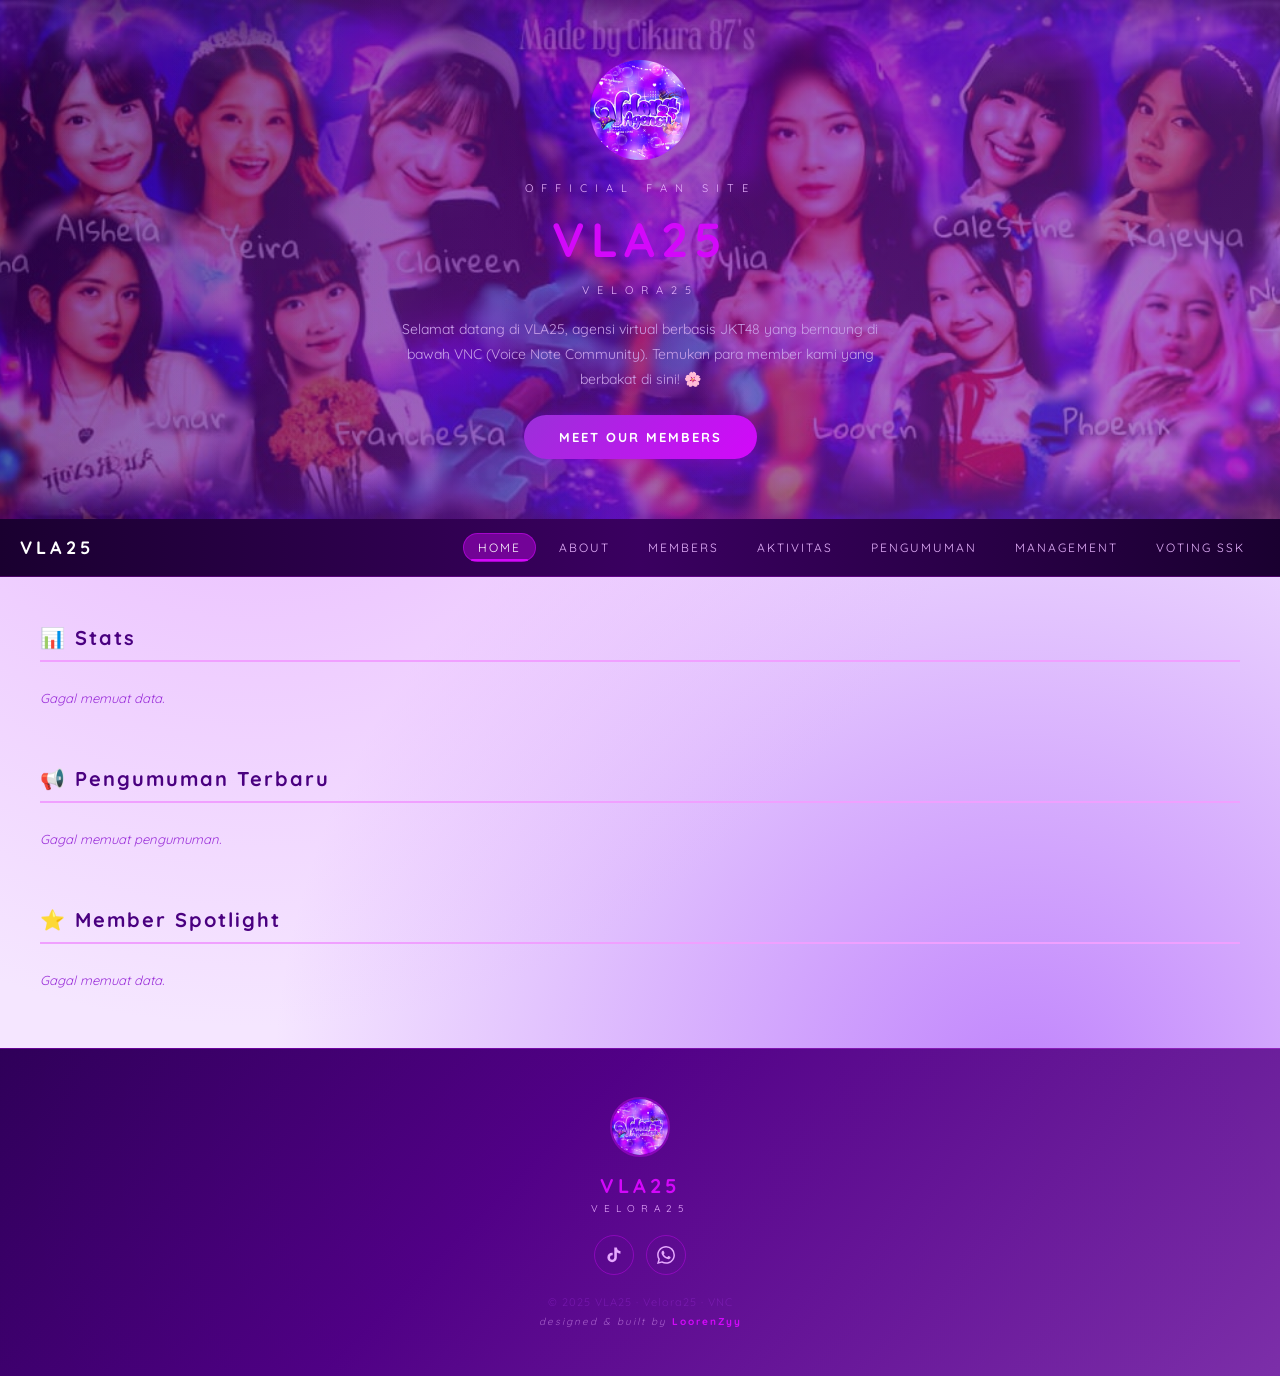
<file: index.html>
<!DOCTYPE html>
<html lang="id">
<head>
  <title>VLA25 - Velora25</title>
  <meta name="viewport" content="width=device-width, initial-scale=1.0">
  <meta name="google-site-verification" content="tBEExZUXO5K1kjz-3NOAZghOgN0QB-lxw1BUnBDMLx4" />
  <link rel="preconnect" href="https://fonts.googleapis.com">
  <link href="https://fonts.googleapis.com/css2?family=Quicksand:wght@400;600;700&display=swap" rel="stylesheet">
  <link rel="stylesheet" href="animations.css">
  <link rel="icon" type="image/jpeg" href="logo.jpeg">

  <style>
    *, *::before, *::after { box-sizing: border-box; margin: 0; padding: 0; }

    body {
      background-color: #f5e6ff;
      background-image:
        radial-gradient(circle at 20% 20%, #e8b4ff 0%, transparent 50%),
        radial-gradient(circle at 80% 80%, #c084fc 0%, transparent 50%);
      color: #4a0080;
      font-family: 'Quicksand', Arial, sans-serif;
      min-height: 100vh;
      overflow-x: hidden;
    }

    .header {
      position: relative;
      z-index: 0;
      min-height: 400px;
      background: 
        linear-gradient(135deg, #2d005799 0%, #4a008099 40%, #7b2fa899 100%),
        url('header-dekstop.jpeg') center/cover no-repeat;
      text-align: center;
      display: flex;
      flex-direction: column;
      align-items: center;
      justify-content: center;
      padding: 60px 20px 60px;
      position: relative;
      overflow: hidden;
    }

    .header::before {
      content: '';
      position: absolute;
      top: -50%; left: -50%;
      width: 200%; height: 200%;
      background: radial-gradient(circle, #d308fa22 0%, transparent 60%);
      animation: shimmer 4s ease-in-out infinite;
      pointer-events: none;
      }
    @keyframes shimmer {
      0%, 100% { transform: translate(0, 0); }
      50%       { transform: translate(10%, 10%); }
    }

    .header-logo {
      width: 100px; height: 100px;
      border-radius: 50%;
      margin-bottom: 15px;
      object-fit: cover;
      position: relative; z-index: 1;
    }

    .header .sub-judul {
      color: #e8b4ff;
      letter-spacing: 8px;
      font-size: 11px;
      margin: 6px 0;
      position: relative; z-index: 1;
    }

    .header h1 {
      color: #d308fa;
      letter-spacing: 6px;
      font-size: 48px;
      font-weight: 700;
      margin: 8px 0;
      position: relative; z-index: 1;
    }

    .hero-desc {
      color: #c9a0e8;
      font-size: 14px;
      line-height: 1.8;
      max-width: 500px;
      margin: 14px auto 22px;
      position: relative; z-index: 1;
    }

    .tombol {
      display: inline-block;
      background: linear-gradient(135deg, #9b30d9, #d308fa);
      color: #ffffff;
      text-decoration: none;
      padding: 14px 35px;
      border-radius: 30px;
      font-size: 13px;
      letter-spacing: 2px;
      text-transform: uppercase;
      font-weight: 700;
      box-shadow: 0 4px 20px #d308fa55;
      transition: transform 0.3s, box-shadow 0.3s;
      position: relative; z-index: 1;
      font-family: 'Quicksand', sans-serif;
    }
    .tombol:hover {
      transform: translateY(-3px);
      box-shadow: 0 8px 30px #d308fa77;
    }

    .navbar {
      background: linear-gradient(90deg, #1a0030, #3a0060, #1a0030);
      display: flex;
      justify-content: center;
      padding: 0 20px;
      border-bottom: 1px solid #d308fa44;
      position: sticky;
      top: 0;
      z-index: 1000;
      isolation: isolate;
      position: -webkit-sticky;
    }

    .nav-inner {
      max-width: 1440px;
      width: 100%;
      display: flex;
      align-items: center;
      justify-content: space-between;
      padding: 14px 0;
    }

    .nav-brand {
      color: #ffffff;
      font-size: 18px;
      font-weight: 700;
      letter-spacing: 4px;
      text-decoration: none;
    }

    .nav-links {
      display: flex;
      gap: 8px;
      align-items: center;
    }

    .nav-links a {
      color: #e8b4ff;
      text-decoration: none;
      font-size: 12px;
      letter-spacing: 2px;
      text-transform: uppercase;
      padding: 6px 14px;
      border-radius: 20px;
      transition: all 0.3s;
      position: relative;
      border: 1px solid transparent;
    }
    .nav-links a::after {
      content: '';
      position: absolute;
      bottom: 0; left: 50%;
      width: 0; height: 2px;
      background: #d308fa;
      border-radius: 2px;
      transition: width 0.3s ease, left 0.3s ease;
    }
    .nav-links a:hover { color: #ffffff; background: #d308fa22; }
    .nav-links a:hover::after,
    .nav-links a.aktif::after { width: 80%; left: 10%; }
    .nav-links a.aktif {
      color: #ffffff;
      background: #d308fa66;
      border-color: #d308fa88;
    }

    .hamburger {
      display: none;
      background: none;
      border: none;
      cursor: pointer;
      padding: 4px;
      position: relative;
      z-index: 2000;
    }
    .hamburger span {
      display: block;
      width: 24px; height: 2px;
      background: #e8b4ff;
      margin: 5px 0;
      transition: all 0.3s;
      border-radius: 2px;
    }
    .hamburger.terbuka span:nth-child(1) { transform: translateY(7px) rotate(45deg); }
    .hamburger.terbuka span:nth-child(2) { opacity: 0; transform: scaleX(0); }
    .hamburger.terbuka span:nth-child(3) { transform: translateY(-7px) rotate(-45deg); }

    .konten {
      max-width: 1440px;
      margin: 48px auto;
      padding: 0 40px;
    }

    .konten h2 {
      color: #4a0080;
      letter-spacing: 2px;
      font-size: 20px;
      font-weight: 700;
      border-bottom: 2px solid #f0a0ff;
      padding-bottom: 10px;
      margin-bottom: 28px;
    }

    .stats-grid {
      display: grid;
      grid-template-columns: repeat(4, 1fr);
      gap: 16px;
      margin-bottom: 60px;
    }

    .stat-box {
      background: #ffffff;
      border: 1px solid #d308fa44;
      border-radius: 15px;
      padding: 28px 20px;
      text-align: center;
      transition: none;
      contain: layout style;
    }
    .stat-box:hover { will-change: transform; transition: transform 0.25s cubic-bezier(.22,.68,0,1.4), box-shadow 0.25s ease; }
    .stat-box:nth-child(odd)  { transform: rotate(-1deg); }
    .stat-box:nth-child(even) { transform: rotate(1deg); }
    .stat-box:hover {
      will-change: transform;
      transform: rotate(0deg) scale(1.05) !important;
      box-shadow: 0 8px 28px #d308fa33;
    }

    .stat-num {
      font-size: 36px;
      font-weight: 700;
      color: #d308fa;
      line-height: 1;
      margin-bottom: 8px;
    }
    .stat-label {
      font-size: 11px;
      letter-spacing: 2px;
      text-transform: uppercase;
      color: #9b30d9;
    }

    .pengumuman-grid {
      display: grid;
      grid-template-columns: repeat(auto-fill, minmax(220px, 1fr));
      gap: 16px;
      margin-bottom: 60px;
    }

    .kartu-pengumuman {
      background: #ffffff;
      border: 1px solid #d308fa44;
      border-radius: 15px;
      padding: 14px;
      transition: none;
      contain: layout style;
      cursor: pointer;
    }
    .kartu-pengumuman:hover { will-change: transform; transition: transform 0.25s cubic-bezier(.22,.68,0,1.4), box-shadow 0.25s ease, border-color 0.25s ease; }
    .kartu-pengumuman:nth-child(odd)  { transform: rotate(-1.5deg); }
    .kartu-pengumuman:nth-child(even) { transform: rotate(1deg); }
    .kartu-pengumuman:hover {
      will-change: transform;
      transform: rotate(0deg) scale(1.05) !important;
      box-shadow: 0 8px 28px #d308fa33;
      border-color: #d308fa88 !important;
    }

    .kartu-pengumuman .preview-foto {
      width: 100%; height: 100px;
      object-fit: cover;
      border-radius: 8px;
      margin-bottom: 10px;
    }
    .kartu-pengumuman .preview-placeholder {
      width: 100%; height: 100px;
      background: #f0e6ff;
      border-radius: 8px;
      display: flex; align-items: center; justify-content: center;
      font-size: 28px;
      margin-bottom: 10px;
    }
    .kartu-pengumuman .tanggal {
      font-size: 10px;
      letter-spacing: 2px;
      text-transform: uppercase;
      color: #9b30d9;
      margin-bottom: 4px;
    }
    .kartu-pengumuman .judul-card {
      font-size: 13px;
      font-weight: 700;
      color: #d308fa;
      margin-bottom: 12px;
      line-height: 1.4;
    }

    .tombol-more {
      background: linear-gradient(135deg, #9b30d9, #d308fa);
      color: #ffffff;
      border: none;
      padding: 5px 16px;
      border-radius: 20px;
      font-size: 10px;
      letter-spacing: 1px;
      text-transform: uppercase;
      cursor: pointer;
      font-family: 'Quicksand', sans-serif;
      font-weight: 700;
      position: relative;
      overflow: hidden;
      box-shadow: 0 4px 15px #d308fa33;
      transition: transform 0.2s ease, box-shadow 0.2s ease;
    }
    .tombol-more:hover {
      transform: translateY(-2px);
      box-shadow: 0 8px 25px #d308fa66;
    }
    .spotlight-grid {
      display: flex;
      flex-wrap: wrap;
      gap: 15px;
      margin-bottom: 60px;
    }

    .kartu-spotlight {
      background: linear-gradient(135deg, #4a0080, #7b2fa8);
      border: 1px solid #d308fa66;
      border-radius: 15px;
      padding: 16px 12px;
      text-align: center;
      width: 120px;
      cursor: pointer;
      transition: none;
      contain: layout style;
      text-decoration: none;
    }
    .kartu-spotlight:hover { will-change: transform; transition: transform 0.25s cubic-bezier(.22,.68,0,1.4), box-shadow 0.25s ease; }
    .kartu-spotlight:nth-child(odd)  { transform: rotate(-2deg); }
    .kartu-spotlight:nth-child(even) { transform: rotate(1.5deg); }
    .kartu-spotlight:hover {
      transform: rotate(0deg) scale(1.05) !important;
      box-shadow: 0 8px 28px #d308fa44;
    }

    .spotlight-avatar {
      width: 60px; height: 60px;
      border-radius: 50%;
      background: linear-gradient(135deg, #9b30d9, #d308fa);
      display: flex; align-items: center; justify-content: center;
      margin: 0 auto 10px;
      font-size: 14px;
      font-weight: 700;
      color: #fff;
      box-shadow: 0 0 15px #d308fa66;
      overflow: hidden;
    }
    .spotlight-avatar img {
      width: 60px; height: 60px;
      border-radius: 50%;
      object-fit: cover;
      object-position: center;
    }
    .spotlight-nama {
      font-size: 11px;
      color: #e8b4ff;
      line-height: 1.4;
    }
    .spotlight-count {
      font-size: 10px;
      color: #d308fa;
      margin-top: 4px;
      font-weight: 700;
    }

    .kosong {
      color: #9b30d9;
      font-style: italic;
      font-size: 13px;
    }

    footer {
      background: linear-gradient(135deg, #2d0057 0%, #4a0080 40%, #7b2fa8 100%);
      text-align: center;
      padding: 48px 20px;
      margin-top: 60px;
      position: relative;
      overflow: hidden;
      border-top: 1px solid #d308fa44;
    }
    footer::before {
      content: '';
      position: absolute;
      top: -50%; left: -50%;
      width: 200%; height: 200%;
      background: radial-gradient(circle, #d308fa11 0%, transparent 60%);
      pointer-events: none;
    }
    .footer-logo {
      width: 60px; height: 60px;
      border-radius: 50%;
      object-fit: cover;
      margin-bottom: 12px;
      border: 2px solid #d308fa66;
    }
    .footer-nama {
      color: #d308fa;
      font-size: 20px;
      font-weight: 700;
      letter-spacing: 4px;
      margin-bottom: 4px;
    }
    .footer-sub {
      color: #e8b4ff;
      font-size: 10px;
      letter-spacing: 6px;
      margin-bottom: 20px;
    }
    .footer-sosmed {
      display: flex;
      justify-content: center;
      gap: 12px;
      margin-bottom: 20px;
    }
    .footer-sosmed a {
      display: flex;
      align-items: center;
      justify-content: center;
      width: 40px; height: 40px;
      border-radius: 50%;
      border: 1px solid #d308fa66;
      color: #e8b4ff;
      text-decoration: none;
      transition: all 0.3s;
    }
    .footer-sosmed a:hover {
      background: #d308fa33;
      border-color: #d308fa;
      color: #fff;
      transform: translateY(-3px);
    }
    .footer-copy {
      color: #9b30d966;
      font-size: 11px;
      letter-spacing: 1px;
    }

    @media (max-width: 600px) {
      .konten { padding: 0 20px; margin: 28px auto; }

      .header {
        width: 100% !important;
        height: 100vw !important;
        min-height: unset !important;
        max-height: 100vw !important;
        overflow: hidden !important;
        box-sizing: border-box !important;
        padding: 12px 16px !important;
        gap: 2px !important;
        z-index: 0 !important;
        position: relative !important;
        background:
          linear-gradient(135deg, #2d005799 0%, #4a008099 40%, #7b2fa899 100%),
          url('header-mobile.jpeg') center/cover no-repeat;
      }
      .header-logo { width: 55px !important; height: 55px !important; margin-bottom: 4px !important; }
      .header .sub-judul { font-size: 8px !important; letter-spacing: 4px !important; margin: 2px 0 !important; }
      .header h1 { font-size: 22px !important; letter-spacing: 3px !important; margin: 2px 0 !important; }
      .hero-desc { font-size: 10px !important; line-height: 1.4 !important; margin: 4px auto 8px !important; max-width: 85% !important; }
      .tombol { padding: 8px 20px !important; font-size: 10px !important; letter-spacing: 1px !important; }

      .hamburger { display: block; }
      .nav-links {
        display: none;
        flex-direction: column;
        gap: 0;
        max-height: 0;
        overflow: hidden;
        width: 100%;
        opacity: 0;
        transition: max-height 0.35s cubic-bezier(.4,0,.2,1), opacity 0.3s ease;
      }
      .nav-links.aktif { display: flex; max-height: 400px; opacity: 1; }
      .nav-links a {
        border-radius: 0;
        border-bottom: 1px solid #d308fa22;
        padding: 12px 20px;
        width: 100%;
        text-align: center;
      }
      .nav-inner { flex-wrap: wrap; }

      .stats-grid { grid-template-columns: repeat(2, 1fr); }
      .stat-box:nth-child(odd)  { transform: rotate(-0.5deg); }
      .stat-box:nth-child(even) { transform: rotate(0.5deg); }
      .stat-num { font-size: 26px; }

      .pengumuman-grid { grid-template-columns: 1fr; }
      .kartu-pengumuman:nth-child(odd)  { transform: rotate(-0.8deg); }
      .kartu-pengumuman:nth-child(even) { transform: rotate(0.8deg); }

      .spotlight-grid { justify-content: center; }
      .kartu-spotlight { width: 100px; }
    }

    #page-overlay {
      position: fixed; inset: 0; z-index: 9999;
      background: #fdf3f6;
      opacity: 0; pointer-events: none;
      transition: opacity 0.35s ease;
    }
    #page-overlay.fade-out { opacity: 1; pointer-events: all; }
  </style>
</head>
<body>
  <div id="page-overlay"></div>

  <div class="header">
    <img src="logo.jpeg" alt="Logo VLA25" class="header-logo">
    <p class="sub-judul">OFFICIAL FAN SITE</p>
    <h1>VLA25</h1>
    <p class="sub-judul">VELORA25</p>
    <p class="hero-desc">Selamat datang di VLA25, agensi virtual berbasis JKT48 yang bernaung di bawah VNC (Voice Note Community). Temukan para member kami yang berbakat di sini! 🌸</p>
    <a href="members.html" class="tombol">Meet Our Members</a>
  </div>

  <nav class="navbar">
    <div class="nav-inner">
      <a href="index.html" class="nav-brand">VLA25</a>

      <button class="hamburger" aria-label="Menu" id="hamburger">
        <span></span><span></span><span></span>
      </button>

      <div class="nav-links" id="nav-links">
        <a href="index.html">Home</a>
        <a href="about.html">About</a>
        <a href="members.html">Members</a>
        <a href="aktivitas.html">Aktivitas</a>
        <a href="pengumuman.html">Pengumuman</a>
        <a href="management.html">Management</a>
        <a href="voting.html">Voting SSK</a>
      </div>
    </div>
  </nav>

  <div class="konten">

    <h2>📊 Stats</h2>
    <div class="stats-grid reveal-group" id="stats-grid">
      <div class="stat-box skeleton" style="height:90px;"></div>
      <div class="stat-box skeleton" style="height:90px;"></div>
      <div class="stat-box skeleton" style="height:90px;"></div>
      <div class="stat-box skeleton" style="height:90px;"></div>
    </div>

    <h2>📢 Pengumuman Terbaru</h2>
    <div class="pengumuman-grid reveal-group" id="list-pengumuman">
      <div class="kartu-pengumuman skeleton" style="height:160px;"></div>
      <div class="kartu-pengumuman skeleton" style="height:160px;"></div>
      <div class="kartu-pengumuman skeleton" style="height:160px;"></div>
    </div>

    <h2>⭐ Member Spotlight</h2>
    <div class="spotlight-grid reveal-group" id="spotlight-grid">
      <div class="kartu-spotlight skeleton" style="height:140px;"></div>
      <div class="kartu-spotlight skeleton" style="height:140px;"></div>
      <div class="kartu-spotlight skeleton" style="height:140px;"></div>
    </div>

  </div>

  <footer>
    <img src="logo.jpeg" alt="Logo VLA25" class="footer-logo">
    <div class="footer-nama">VLA25</div>
    <div class="footer-sub">VELORA25</div>
    <div class="footer-sosmed">
      <a href="https://www.tiktok.com/@velora25agency" target="_blank" title="TikTok">
        <svg width="18" height="18" viewBox="0 0 24 24" fill="currentColor">
          <path d="M19.59 6.69a4.83 4.83 0 01-3.77-4.25V2h-3.45v13.67a2.89 2.89 0 01-2.88 2.5 2.89 2.89 0 01-2.89-2.89 2.89 2.89 0 012.89-2.89c.28 0 .54.04.79.1V9.01a6.33 6.33 0 00-.79-.05 6.34 6.34 0 00-6.34 6.34 6.34 6.34 0 006.34 6.34 6.34 6.34 0 006.33-6.34V8.69a8.18 8.18 0 004.78 1.52V6.75a4.85 4.85 0 01-1.01-.06z"/>
        </svg>
      </a>
      <a href="https://whatsapp.com/channel/0029Vb6IoDd2ER6mPn09Jt2e" target="_blank" title="WhatsApp">
        <svg width="18" height="18" viewBox="0 0 24 24" fill="currentColor">
          <path d="M17.472 14.382c-.297-.149-1.758-.867-2.03-.967-.273-.099-.471-.148-.67.15-.197.297-.767.966-.94 1.164-.173.199-.347.223-.644.075-.297-.15-1.255-.463-2.39-1.475-.883-.788-1.48-1.761-1.653-2.059-.173-.297-.018-.458.13-.606.134-.133.298-.347.446-.52.149-.174.198-.298.298-.497.099-.198.05-.371-.025-.52-.075-.149-.669-1.612-.916-2.207-.242-.579-.487-.5-.669-.51-.173-.008-.371-.01-.57-.01-.198 0-.52.074-.792.372-.272.297-1.04 1.016-1.04 2.479 0 1.462 1.065 2.875 1.213 3.074.149.198 2.096 3.2 5.077 4.487.709.306 1.262.489 1.694.625.712.227 1.36.195 1.871.118.571-.085 1.758-.719 2.006-1.413.248-.694.248-1.289.173-1.413-.074-.124-.272-.198-.57-.347m-5.421 7.403h-.004a9.87 9.87 0 01-5.031-1.378l-.361-.214-3.741.982.998-3.648-.235-.374a9.86 9.86 0 01-1.51-5.26c.001-5.45 4.436-9.884 9.888-9.884 2.64 0 5.122 1.03 6.988 2.898a9.825 9.825 0 012.893 6.994c-.003 5.45-4.437 9.884-9.885 9.884m8.413-18.297A11.815 11.815 0 0012.05 0C5.495 0 .16 5.335.157 11.892c0 2.096.547 4.142 1.588 5.945L.057 24l6.305-1.654a11.882 11.882 0 005.683 1.448h.005c6.554 0 11.89-5.335 11.893-11.893a11.821 11.821 0 00-3.48-8.413Z"/>
        </svg>
      </a>
    </div>
     <div class="footer-copy">© 2025 VLA25 · Velora25 · VNC</div>
  <p style="color: #e8b4ff88; font-size: 10px; letter-spacing: 2px; margin: 6px 0 0; font-style: italic;">designed & built by <span style="color: #d308fa; font-weight: 700; font-style: normal; letter-spacing: 2px;">LoorenZyy</span></p>
  </footer>

  <script>
    function animateCounter(el, target, duration = 1100) {
      if (isNaN(target) || target <= 0) return;
      const start = performance.now();
      function update(now) {
        const progress = Math.min((now - start) / duration, 1);
        const eased    = 1 - Math.pow(1 - progress, 3);
        el.textContent = Math.round(eased * target);
        if (progress < 1) requestAnimationFrame(update);
        else el.textContent = target;
      }
      requestAnimationFrame(update);
    }

    function initReveal() {
      document.querySelectorAll('.stat-box:not(.skeleton), .kartu-pengumuman:not(.skeleton), .kartu-spotlight:not(.skeleton)').forEach(el => {
        if (el.classList.contains('reveal')) return;
        el.classList.add('reveal');
        const p = el.parentElement;
        if (p && !p.classList.contains('reveal-group')) p.classList.add('reveal-group');
      });
      const obs = new IntersectionObserver((entries) => {
        entries.forEach(e => { if (e.isIntersecting) { e.target.classList.add('visible'); obs.unobserve(e.target); } });
      }, { threshold: 0.12, rootMargin: '0px 0px -30px 0px' });
      document.querySelectorAll('.reveal:not(.visible)').forEach(el => obs.observe(el));
    }
    setTimeout(initReveal, 200);

    const SHEET_MEMBER     = "https://docs.google.com/spreadsheets/d/e/2PACX-1vRIB37AAHdM1-AU03TAyE-DZ6b7MJWZTOwsgOSvOa8V-rc4OL5wZtbObgxrXQtCP2aSkj4SeArRx1c6/pub?gid=0&single=true&output=csv";
    const SHEET_PENGUMUMAN = "https://docs.google.com/spreadsheets/d/e/2PACX-1vRIB37AAHdM1-AU03TAyE-DZ6b7MJWZTOwsgOSvOa8V-rc4OL5wZtbObgxrXQtCP2aSkj4SeArRx1c6/pub?gid=975723668&single=true&output=tsv";
    const SHEET_AKTIVITAS  = "https://docs.google.com/spreadsheets/d/e/2PACX-1vRIB37AAHdM1-AU03TAyE-DZ6b7MJWZTOwsgOSvOa8V-rc4OL5wZtbObgxrXQtCP2aSkj4SeArRx1c6/pub?gid=1433986273&single=true&output=csv";

    function inisial(nama) {
      const b = nama.replace(/[^a-zA-Z\s]/g,'').trim().split(' ');
      return ((b[0]?.[0]||'') + (b[1]?.[0]||'')).toUpperCase();
    }

    Promise.all([
      fetch(SHEET_MEMBER).then(r => r.text()),
      fetch(SHEET_PENGUMUMAN).then(r => r.text()),
      fetch(SHEET_AKTIVITAS).then(r => r.text())
    ]).then(([csvMember, tsvPengumuman, csvAktivitas]) => {

      const barisMember = csvMember.trim().split('\n').slice(1);
      const gens = new Set();
      let count  = 0;
      const memberFoto = {};

      barisMember.forEach(b => {
        const k = b.split(',');
        const gen = k[0]?.trim(), nama = k[1]?.trim(), stage = k[2]?.trim(), foto = k[6]?.trim();
        if (!nama) return;
        count++;
        if (['1','2','3','4','5'].includes(gen)) gens.add(gen);
        const info = { foto: foto||'', stageName: stage||nama, namaLengkap: nama };
        memberFoto[nama.toLowerCase()] = info;
        if (stage) memberFoto[stage.toLowerCase()] = info;
      });

      const barisAktivitas = csvAktivitas.trim().split('\n').slice(1).filter(b => b.trim());
      const frekuensi = {};
      barisAktivitas.forEach(b => {
        const k = b.split(','), m = k[2]?.trim();
        if (!m) return;
        m.split('&').forEach(nm => {
          const key = nm.trim().toLowerCase();
          if (key && memberFoto[key]) frekuensi[key] = (frekuensi[key]||0) + 1;
        });
      });

      document.getElementById('stats-grid').innerHTML = `
        <div class="stat-box fade-in">
          <div class="stat-num" id="stat-member">0</div>
          <div class="stat-label">Member</div>
        </div>
        <div class="stat-box fade-in">
          <div class="stat-num" id="stat-gen">0</div>
          <div class="stat-label">Generasi</div>
        </div>
        <div class="stat-box fade-in">
          <div class="stat-num">21 Sep</div>
          <div class="stat-label">Berdiri</div>
        </div>
        <div class="stat-box fade-in">
          <div class="stat-num" id="stat-aktivitas">0</div>
          <div class="stat-label">Aktivitas</div>
        </div>
      `;
      animateCounter(document.getElementById('stat-member'), count);
      animateCounter(document.getElementById('stat-gen'), gens.size);
      animateCounter(document.getElementById('stat-aktivitas'), barisAktivitas.length);

      const sorted = Object.entries(frekuensi).sort((a,b) => b[1]-a[1]).slice(0, 3);
      const grid   = document.getElementById('spotlight-grid');
      if (!sorted.length) {
        grid.innerHTML = '<p class="kosong">Belum ada data aktivitas.</p>';
      } else {
        grid.innerHTML = '';
        sorted.forEach(([key, jml]) => {
          const info = memberFoto[key] || { foto:'', stageName: key, namaLengkap: key };
          const el   = document.createElement('a');
          el.className = 'kartu-spotlight';
          el.href      = `profil.html?nama=${encodeURIComponent(info.namaLengkap)}`;
          el.innerHTML = `
            <div class="spotlight-avatar">
              ${info.foto
                ? `<img src="idcmember/${info.foto}" alt="${info.stageName}">`
                : inisial(info.stageName)
              }
            </div>
            <div class="spotlight-nama">${info.stageName}</div>
            <div class="spotlight-count">${jml}x cover</div>
          `;
          grid.appendChild(el);
        });
      }

      const barisPengumuman = tsvPengumuman.trim().split('\n').slice(1).filter(b => b.trim());
      const terbaru = [...barisPengumuman].reverse().slice(0, 3);
      const cont    = document.getElementById('list-pengumuman');
      if (!terbaru.length) {
        cont.innerHTML = '<p class="kosong">Belum ada pengumuman.</p>';
      } else {
        cont.innerHTML = '';
        terbaru.forEach(b => {
          const k     = b.split('\t');
          const tgl   = k[0]?.trim()||'';
          const judul = k[1]?.trim()||'';
          const foto  = k[3]?.trim()||'';
          if (!judul) return;
          const el = document.createElement('div');
          el.className = 'kartu-pengumuman';
          el.innerHTML = `
            ${foto
              ? `<img src="foto-pengumuman/${foto}" class="preview-foto" alt="${judul}">`
              : `<div class="preview-placeholder">📢</div>`
            }
            <div class="tanggal">${tgl}</div>
            <div class="judul-card">${judul}</div>
            <button class="tombol-more" onclick="window.location='detail-pengumuman.html?judul=${encodeURIComponent(judul)}'">Selengkapnya</button>
          `;
          cont.appendChild(el);
        });
      }

      setTimeout(initReveal, 100);

    }).catch(() => {
      document.getElementById('stats-grid').innerHTML    = '<p class="kosong">Gagal memuat data.</p>';
      document.getElementById('list-pengumuman').innerHTML = '<p class="kosong">Gagal memuat pengumuman.</p>';
      document.getElementById('spotlight-grid').innerHTML  = '<p class="kosong">Gagal memuat data.</p>';
    });
  </script>

  <script src="animations.js"></script>

  <script>
    // ── PAGE TRANSITION ──
    const _overlay = document.getElementById('page-overlay');
    document.querySelectorAll('a[href]').forEach(link => {
      const href = link.getAttribute('href');
      if (!href || href.startsWith('#') || href.startsWith('http') || href.startsWith('mailto') || href.startsWith('javascript')) return;
      link.addEventListener('click', function(e) {
        e.preventDefault();
        _overlay.classList.add('fade-out');
        setTimeout(() => { window.location.href = href; }, 370);
      });
    });
    window.addEventListener('pageshow', () => {
      _overlay.classList.remove('fade-out');
    });
  </script>
</body>
</html>
</file>
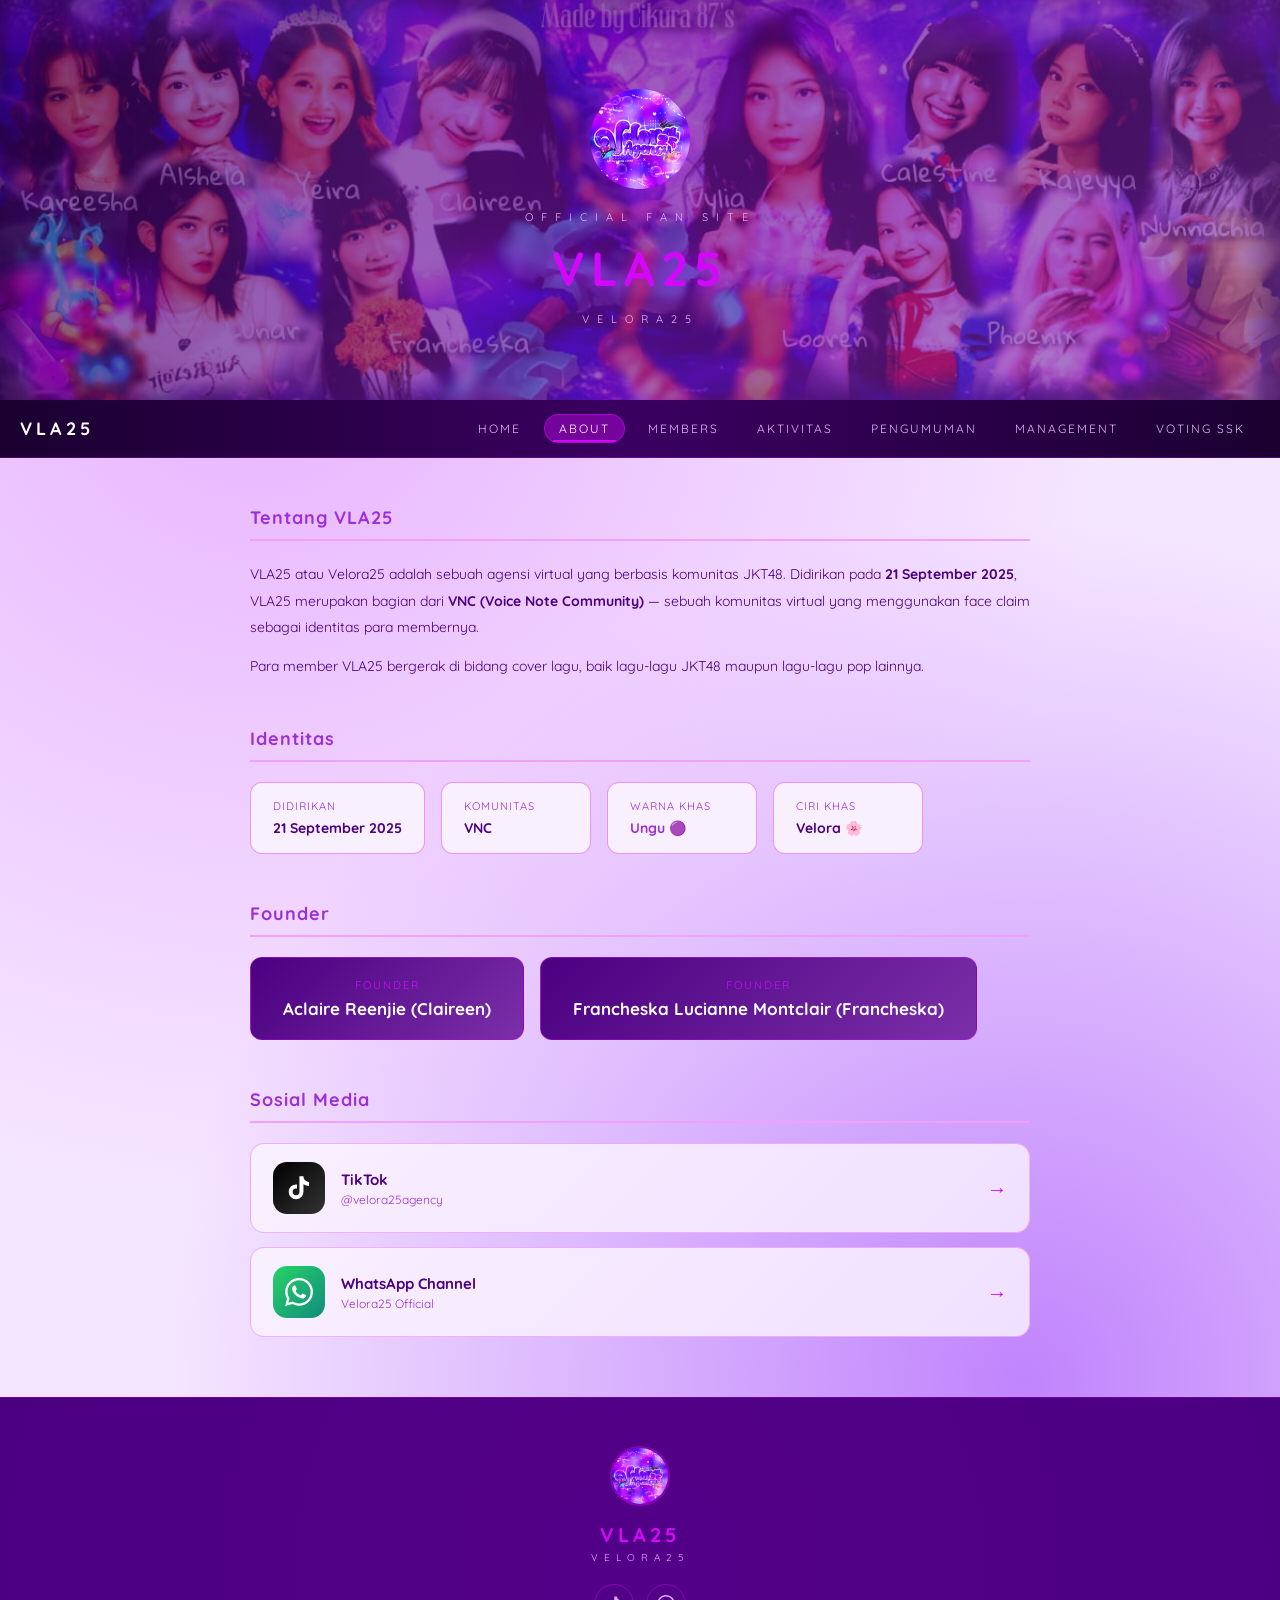
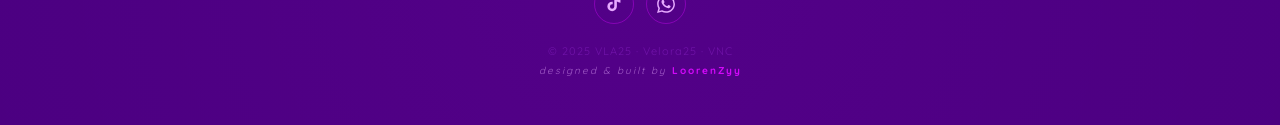
<file: about.html>
<!DOCTYPE html>
<html lang="id">
<head>
  <title>About - VLA25</title>
  <meta name="viewport" content="width=device-width, initial-scale=1.0">
  <meta name="description" content="Tentang VLA25 (Velora25) — agensi virtual JKT48 yang berdiri sejak 21 September 2025 di bawah VNC (Voice Note Community).">
  <meta name="keywords" content="VLA25, Velora25, VNC, virtual agency, JKT48, fan site, cover lagu">
  <meta name="author" content="VLA25">
  <meta property="og:type" content="website">
  <meta property="og:site_name" content="VLA25">
  <meta property="og:title" content="About - VLA25">
  <meta property="og:description" content="Tentang VLA25 (Velora25) — agensi virtual JKT48 yang berdiri sejak 21 September 2025 di bawah VNC (Voice Note Community).">
  <meta property="og:url" content="https://velora25.netlify.app/about.html">
  <meta property="og:image" content="https://velora25.netlify.app/logo.jpeg">
  <meta name="twitter:card" content="summary">
  <meta name="twitter:title" content="About - VLA25">
  <meta name="twitter:description" content="Tentang VLA25 (Velora25) — agensi virtual JKT48 yang berdiri sejak 21 September 2025 di bawah VNC (Voice Note Community).">
  <meta name="twitter:image" content="https://velora25.netlify.app/logo.jpeg">
  <link rel="icon" type="image/jpeg" href="logo.jpeg">
  <link rel="apple-touch-icon" href="logo.jpeg">
  <link rel="preconnect" href="https://fonts.googleapis.com">
  <link href="https://fonts.googleapis.com/css2?family=Quicksand:wght@400;600;700&display=swap" rel="stylesheet">
  <link rel="stylesheet" href="animations.css">

  <style>
    *, *::before, *::after { box-sizing: border-box; margin: 0; padding: 0; }

    body {
      background-color: #f5e6ff;
      background-image:
        radial-gradient(circle at 20% 20%, #e8b4ff 0%, transparent 50%),
        radial-gradient(circle at 80% 80%, #c084fc 0%, transparent 50%);
      color: #4a0080;
      font-family: 'Quicksand', Arial, sans-serif;
      min-height: 100vh;
    }

    .header {
      height: 400px;
      background-color: #4a0080;
      text-align: center;
      display: flex;
      flex-direction: column;
      align-items: center;
      justify-content: center;
      padding: 60px 20px 40px;
      position: relative;
      overflow: hidden;
    }
    .header::before {
      content: '';
      position: absolute;
      top: -50%; left: -50%;
      width: 200%; height: 200%;
      background: radial-gradient(circle, #d308fa22 0%, transparent 60%);
      animation: shimmer 4s ease-in-out infinite;
      pointer-events: none;
    }
    @keyframes shimmer {
      0%, 100% { transform: translate(0, 0); }
      50%       { transform: translate(10%, 10%); }
    }
    .header-logo {
      width: 100px; height: 100px;
      border-radius: 50%;
      object-fit: cover;
      margin-bottom: 15px;
      animation: logoPulse 3s ease-in-out infinite;
      position: relative; z-index: 1;
    }
    @keyframes logoPulse {
      0%, 100% { transform: scale(1);     box-shadow: 0 0 0 0 #d308fa44; }
      50%       { transform: scale(1.06); box-shadow: 0 0 0 14px #d308fa00; }
    }
    .header .sub-judul {
      color: #e8b4ff;
      letter-spacing: 8px;
      font-size: 11px;
      margin: 6px 0;
      position: relative; z-index: 1;
    }
    .header h1 {
      color: #d308fa;
      letter-spacing: 6px;
      font-size: 48px;
      font-weight: 700;
      text-shadow: 0 0 20px #d308fa88, 0 0 40px #d308fa44;
      animation: titleGlow 2.5s ease-in-out infinite alternate;
      margin: 8px 0;
      position: relative; z-index: 1;
    }
    @keyframes titleGlow {
      from { text-shadow: 0 0 10px #d308fa66, 0 0 30px #d308fa33; }
      to   { text-shadow: 0 0 25px #d308facc, 0 0 60px #d308fa88; }
    }

    .navbar {
      background: linear-gradient(90deg, #1a0030, #3a0060, #1a0030);
      display: flex;
      justify-content: center;
      padding: 0 20px;
      border-bottom: 1px solid #d308fa44;
      position: sticky;
      top: 0;
      z-index: 100;
    }
    .nav-inner {
      max-width: 1440px;
      width: 100%;
      display: flex;
      align-items: center;
      justify-content: space-between;
      padding: 14px 0;
    }
    .nav-brand {
      color: #ffffff;
      font-size: 18px;
      font-weight: 700;
      letter-spacing: 4px;
      text-decoration: none;
    }
    .nav-links {
      display: flex;
      gap: 8px;
      align-items: center;
    }
    .nav-links a {
      color: #e8b4ff;
      text-decoration: none;
      font-size: 12px;
      letter-spacing: 2px;
      text-transform: uppercase;
      padding: 6px 14px;
      border-radius: 20px;
      transition: all 0.3s;
      border: 1px solid transparent;
      position: relative;
    }
    .nav-links a::after {
      content: '';
      position: absolute;
      bottom: 0; left: 50%;
      width: 0; height: 2px;
      background: #d308fa;
      border-radius: 2px;
      transition: width 0.3s ease, left 0.3s ease;
    }
    .nav-links a:hover { color: #ffffff; background: #d308fa22; }
    .nav-links a:hover::after,
    .nav-links a.aktif::after { width: 80%; left: 10%; }
    .nav-links a.aktif {
      color: #ffffff;
      background: #d308fa66;
      border-color: #d308fa88;
    }
    .hamburger {
      display: none;
      background: none;
      border: none;
      cursor: pointer;
      padding: 4px;
    }
    .hamburger span {
      display: block;
      width: 24px; height: 2px;
      background: #e8b4ff;
      margin: 5px 0;
      transition: all 0.3s;
      border-radius: 2px;
    }
    .hamburger.terbuka span:nth-child(1) { transform: translateY(7px) rotate(45deg); }
    .hamburger.terbuka span:nth-child(2) { opacity: 0; transform: scaleX(0); }
    .hamburger.terbuka span:nth-child(3) { transform: translateY(-7px) rotate(-45deg); }

    .konten {
      max-width: 860px;
      margin: 48px auto;
      padding: 0 40px;
    }

    .section {
      margin-bottom: 48px;
    }

    .section h2 {
      color: #9b30d9;
      font-size: 18px;
      font-weight: 700;
      border-bottom: 2px solid #f0a0ff;
      padding-bottom: 10px;
      margin-bottom: 20px;
      letter-spacing: 1px;
    }

    .section p {
      line-height: 1.9;
      font-size: 14px;
      color: #4a0080;
      margin-bottom: 12px;
    }

    .info-box {
      display: flex;
      gap: 16px;
      flex-wrap: wrap;
    }
    .info-item {
      background: #f9f0ff;
      border: 1px solid #d308fa66;
      border-radius: 12px;
      padding: 16px 22px;
      min-width: 150px;
      transition: transform 0.3s cubic-bezier(.22,.68,0,1.4), box-shadow 0.3s;
      will-change: transform;
    }
    .info-item:nth-child(odd)  { transform: rotate(-0.8deg); }
    .info-item:nth-child(even) { transform: rotate(0.8deg); }
    .info-item:hover {
      transform: rotate(0deg) scale(1.05) !important;
      box-shadow: 0 8px 24px #d308fa22;
    }
    .info-item .label {
      font-size: 11px;
      color: #9b30d9;
      letter-spacing: 1px;
      text-transform: uppercase;
      margin-bottom: 6px;
    }
    .info-item .value {
      font-size: 14px;
      color: #4a0080;
      font-weight: 700;
    }

    .founder-grid {
      display: flex;
      gap: 16px;
      flex-wrap: wrap;
    }
    .founder-card {
      background: linear-gradient(135deg, #4a0080, #7b2fa8);
      border: 1px solid #d308fa66;
      border-radius: 12px;
      padding: 20px 32px;
      text-align: center;
      color: #f0a0ff;
      transition: transform 0.3s cubic-bezier(.22,.68,0,1.4), box-shadow 0.3s;
      will-change: transform;
    }
    .founder-card:nth-child(odd)  { transform: rotate(-1deg); }
    .founder-card:nth-child(even) { transform: rotate(1deg); }
    .founder-card:hover {
      transform: rotate(0deg) scale(1.05) !important;
      box-shadow: 0 8px 28px #d308fa44;
    }
    .founder-card .jabatan {
      font-size: 11px;
      letter-spacing: 2px;
      text-transform: uppercase;
      color: #d308fa;
      margin-bottom: 6px;
    }
    .founder-card .nama {
      font-size: 17px;
      font-weight: 700;
      color: #fff;
    }

    .sosmed-box {
      display: flex;
      flex-direction: column;
      gap: 14px;
    }
    .sosmed-card {
      display: flex;
      align-items: center;
      gap: 16px;
      background: linear-gradient(135deg, #f9f0ff, #f0e0ff);
      border: 1px solid #d308fa44;
      border-radius: 14px;
      padding: 18px 22px;
      text-decoration: none;
      transition: transform 0.3s cubic-bezier(.22,.68,0,1.4),
                  border-color 0.3s, box-shadow 0.3s;
    }
    .sosmed-card:hover {
      transform: translateX(6px);
      border-color: #d308fa88;
      box-shadow: 0 6px 20px #d308fa22;
    }
    .sosmed-icon {
      width: 52px; height: 52px;
      border-radius: 14px;
      background: linear-gradient(135deg, #000, #333);
      display: flex; align-items: center; justify-content: center;
      color: #fff;
      flex-shrink: 0;
    }
    .sosmed-info { flex: 1; }
    .sosmed-nama {
      font-size: 15px;
      font-weight: 700;
      color: #4a0080;
      margin-bottom: 3px;
    }
    .sosmed-handle {
      font-size: 12px;
      color: #9b30d9;
    }
    .sosmed-arrow {
      font-size: 20px;
      color: #d308fa;
      font-weight: bold;
      transition: transform 0.3s ease;
    }
    .sosmed-card:hover .sosmed-arrow { transform: translateX(4px); }

    footer {
      background-color: #4a0080;
      text-align: center;
      padding: 48px 20px;
      margin-top: 60px;
      position: relative;
      overflow: hidden;
      border-top: 1px solid #d308fa44;
    }
    footer::before {
      content: '';
      position: absolute;
      top: -50%; left: -50%;
      width: 200%; height: 200%;
      background: radial-gradient(circle, #d308fa11 0%, transparent 60%);
      pointer-events: none;
    }
    .footer-logo {
      width: 60px; height: 60px;
      border-radius: 50%;
      object-fit: cover;
      margin-bottom: 12px;
      border: 2px solid #d308fa66;
    }
    .footer-nama { color: #d308fa; font-size: 20px; font-weight: 700; letter-spacing: 4px; margin-bottom: 4px; }
    .footer-sub  { color: #e8b4ff; font-size: 10px; letter-spacing: 6px; margin-bottom: 20px; }
    .footer-sosmed { display: flex; justify-content: center; gap: 12px; margin-bottom: 20px; }
    .footer-sosmed a {
      display: flex; align-items: center; justify-content: center;
      width: 40px; height: 40px;
      border-radius: 50%;
      border: 1px solid #d308fa66;
      color: #e8b4ff;
      text-decoration: none;
      transition: all 0.3s;
    }
    .footer-sosmed a:hover {
      background: #d308fa33;
      border-color: #d308fa;
      color: #fff;
      transform: translateY(-3px);
    }
    .footer-copy { color: #9b30d966; font-size: 11px; letter-spacing: 1px; }

    @media (max-width: 768px) {
      .header h1 { font-size: 36px; }
      .hamburger { display: block; }
      .nav-links {
        display: none;
        flex-direction: column;
        gap: 0;
        width: 100%;
        max-height: 0;
        overflow: hidden;
        opacity: 0;
        transition: max-height 0.35s cubic-bezier(.4,0,.2,1), opacity 0.3s;
      }
      .nav-links.aktif { display: flex; max-height: 400px; opacity: 1; }
      .nav-links a {
        border-radius: 0;
        border-bottom: 1px solid #d308fa22;
        padding: 12px 20px;
        width: 100%;
        text-align: center;
      }
      .nav-inner { flex-wrap: wrap; }
      .konten { padding: 0 20px; margin: 28px auto; }
      .info-item { min-width: calc(50% - 10px); transform: none !important; }
      .founder-card { flex: 1; min-width: 120px; transform: none !important; }
      .section h2 { font-size: 15px; }
      .section p  { font-size: 13px; }
      .sosmed-card { padding: 14px 16px; gap: 12px; }
      .sosmed-icon { width: 44px; height: 44px; border-radius: 12px; }
      .sosmed-nama { font-size: 14px; }
    }

    #page-overlay {
      position: fixed; inset: 0; z-index: 9999;
      background: #fdf3f6;
      opacity: 0; pointer-events: none;
      transition: opacity 0.35s ease;
    }
    #page-overlay.fade-out { opacity: 1; pointer-events: all; }
  </style>
</head>
<body>
  <div id="page-overlay"></div>

  <div class="header">
    <img src="logo.jpeg" alt="Logo VLA25" class="header-logo">
    <p class="sub-judul">OFFICIAL FAN SITE</p>
    <h1>VLA25</h1>
    <p class="sub-judul">VELORA25</p>
  </div>

  <nav class="navbar">
    <div class="nav-inner">
      <a href="index.html" class="nav-brand">VLA25</a>
      <button class="hamburger" aria-label="Menu" id="hamburger">
        <span></span><span></span><span></span>
      </button>
      <div class="nav-links" id="nav-links">
        <a href="index.html">Home</a>
        <a href="about.html" class="aktif">About</a>
        <a href="members.html">Members</a>
        <a href="aktivitas.html">Aktivitas</a>
        <a href="pengumuman.html">Pengumuman</a>
        <a href="management.html">Management</a>
        <a href="voting.html">Voting SSK</a>
      </div>
    </div>
  </nav>

  <div class="konten">

    <div class="section">
      <h2>Tentang VLA25</h2>
      <p>
        VLA25 atau Velora25 adalah sebuah agensi virtual yang berbasis komunitas JKT48.
        Didirikan pada <strong>21 September 2025</strong>, VLA25 merupakan bagian dari
        <strong>VNC (Voice Note Community)</strong> — sebuah komunitas virtual yang
        menggunakan face claim sebagai identitas para membernya.
      </p>
      <p>
        Para member VLA25 bergerak di bidang cover lagu, baik lagu-lagu JKT48
        maupun lagu-lagu pop lainnya.
      </p>
    </div>

    <div class="section">
      <h2>Identitas</h2>
      <div class="info-box reveal-group">
        <div class="info-item reveal">
          <div class="label">Didirikan</div>
          <div class="value">21 September 2025</div>
        </div>
        <div class="info-item reveal">
          <div class="label">Komunitas</div>
          <div class="value">VNC</div>
        </div>
        <div class="info-item reveal">
          <div class="label">Warna Khas</div>
          <div class="value" style="color:#9b30d9;">Ungu 🟣</div>
        </div>
        <div class="info-item reveal">
          <div class="label">Ciri Khas</div>
          <div class="value">Velora 🌸</div>
        </div>
      </div>
    </div>

    <div class="section">
      <h2>Founder</h2>
      <div class="founder-grid reveal-group">
        <div class="founder-card reveal">
          <div class="jabatan">Founder</div>
          <div class="nama">Aclaire Reenjie (Claireen)</div>
        </div>
        <div class="founder-card reveal">
          <div class="jabatan">Founder</div>
          <div class="nama">Francheska Lucianne Montclair (Francheska)</div>
        </div>
      </div>
    </div>

    <div class="section">
      <h2>Sosial Media</h2>
      <div class="sosmed-box reveal-group">
        <a href="https://www.tiktok.com/@velora25agency?is_from_webapp=1&sender_device=pc" target="_blank" class="sosmed-card reveal">
          <div class="sosmed-icon">
            <svg width="28" height="28" viewBox="0 0 24 24" fill="currentColor">
              <path d="M19.59 6.69a4.83 4.83 0 01-3.77-4.25V2h-3.45v13.67a2.89 2.89 0 01-2.88 2.5 2.89 2.89 0 01-2.89-2.89 2.89 2.89 0 012.89-2.89c.28 0 .54.04.79.1V9.01a6.33 6.33 0 00-.79-.05 6.34 6.34 0 00-6.34 6.34 6.34 6.34 0 006.34 6.34 6.34 6.34 0 006.33-6.34V8.69a8.18 8.18 0 004.78 1.52V6.75a4.85 4.85 0 01-1.01-.06z"/>
            </svg>
          </div>
          <div class="sosmed-info">
            <div class="sosmed-nama">TikTok</div>
            <div class="sosmed-handle">@velora25agency</div>
          </div>
          <div class="sosmed-arrow">→</div>
        </a>
        <a href="https://whatsapp.com/channel/0029Vb6IoDd2ER6mPn09Jt2e" target="_blank" class="sosmed-card reveal">
          <div class="sosmed-icon" style="background: linear-gradient(135deg, #25d366, #128c7e);">
            <svg width="28" height="28" viewBox="0 0 24 24" fill="currentColor">
              <path d="M17.472 14.382c-.297-.149-1.758-.867-2.03-.967-.273-.099-.471-.148-.67.15-.197.297-.767.966-.94 1.164-.173.199-.347.223-.644.075-.297-.15-1.255-.463-2.39-1.475-.883-.788-1.48-1.761-1.653-2.059-.173-.297-.018-.458.13-.606.134-.133.298-.347.446-.52.149-.174.198-.298.298-.497.099-.198.05-.371-.025-.52-.075-.149-.669-1.612-.916-2.207-.242-.579-.487-.5-.669-.51-.173-.008-.371-.01-.57-.01-.198 0-.52.074-.792.372-.272.297-1.04 1.016-1.04 2.479 0 1.462 1.065 2.875 1.213 3.074.149.198 2.096 3.2 5.077 4.487.709.306 1.262.489 1.694.625.712.227 1.36.195 1.871.118.571-.085 1.758-.719 2.006-1.413.248-.694.248-1.289.173-1.413-.074-.124-.272-.198-.57-.347m-5.421 7.403h-.004a9.87 9.87 0 01-5.031-1.378l-.361-.214-3.741.982.998-3.648-.235-.374a9.86 9.86 0 01-1.51-5.26c.001-5.45 4.436-9.884 9.888-9.884 2.64 0 5.122 1.03 6.988 2.898a9.825 9.825 0 012.893 6.994c-.003 5.45-4.437 9.884-9.885 9.884m8.413-18.297A11.815 11.815 0 0012.05 0C5.495 0 .16 5.335.157 11.892c0 2.096.547 4.142 1.588 5.945L.057 24l6.305-1.654a11.882 11.882 0 005.683 1.448h.005c6.554 0 11.89-5.335 11.893-11.893a11.821 11.821 0 00-3.48-8.413Z"/>
            </svg>
          </div>
          <div class="sosmed-info">
            <div class="sosmed-nama">WhatsApp Channel</div>
            <div class="sosmed-handle">Velora25 Official</div>
          </div>
          <div class="sosmed-arrow">→</div>
        </a>
      </div>
    </div>

  </div>

  <footer>
    <img src="logo.jpeg" alt="Logo VLA25" class="footer-logo">
    <div class="footer-nama">VLA25</div>
    <div class="footer-sub">VELORA25</div>
    <div class="footer-sosmed">
      <a href="https://www.tiktok.com/@velora25agency" target="_blank" title="TikTok">
        <svg width="18" height="18" viewBox="0 0 24 24" fill="currentColor">
          <path d="M19.59 6.69a4.83 4.83 0 01-3.77-4.25V2h-3.45v13.67a2.89 2.89 0 01-2.88 2.5 2.89 2.89 0 01-2.89-2.89 2.89 2.89 0 012.89-2.89c.28 0 .54.04.79.1V9.01a6.33 6.33 0 00-.79-.05 6.34 6.34 0 00-6.34 6.34 6.34 6.34 0 006.34 6.34 6.34 6.34 0 006.33-6.34V8.69a8.18 8.18 0 004.78 1.52V6.75a4.85 4.85 0 01-1.01-.06z"/>
        </svg>
      </a>
      <a href="https://whatsapp.com/channel/0029Vb6IoDd2ER6mPn09Jt2e" target="_blank" title="WhatsApp">
        <svg width="18" height="18" viewBox="0 0 24 24" fill="currentColor">
          <path d="M17.472 14.382c-.297-.149-1.758-.867-2.03-.967-.273-.099-.471-.148-.67.15-.197.297-.767.966-.94 1.164-.173.199-.347.223-.644.075-.297-.15-1.255-.463-2.39-1.475-.883-.788-1.48-1.761-1.653-2.059-.173-.297-.018-.458.13-.606.134-.133.298-.347.446-.52.149-.174.198-.298.298-.497.099-.198.05-.371-.025-.52-.075-.149-.669-1.612-.916-2.207-.242-.579-.487-.5-.669-.51-.173-.008-.371-.01-.57-.01-.198 0-.52.074-.792.372-.272.297-1.04 1.016-1.04 2.479 0 1.462 1.065 2.875 1.213 3.074.149.198 2.096 3.2 5.077 4.487.709.306 1.262.489 1.694.625.712.227 1.36.195 1.871.118.571-.085 1.758-.719 2.006-1.413.248-.694.248-1.289.173-1.413-.074-.124-.272-.198-.57-.347m-5.421 7.403h-.004a9.87 9.87 0 01-5.031-1.378l-.361-.214-3.741.982.998-3.648-.235-.374a9.86 9.86 0 01-1.51-5.26c.001-5.45 4.436-9.884 9.888-9.884 2.64 0 5.122 1.03 6.988 2.898a9.825 9.825 0 012.893 6.994c-.003 5.45-4.437 9.884-9.885 9.884m8.413-18.297A11.815 11.815 0 0012.05 0C5.495 0 .16 5.335.157 11.892c0 2.096.547 4.142 1.588 5.945L.057 24l6.305-1.654a11.882 11.882 0 005.683 1.448h.005c6.554 0 11.89-5.335 11.893-11.893a11.821 11.821 0 00-3.48-8.413Z"/>
        </svg>
      </a>
    </div>
    <div class="footer-copy">© 2025 VLA25 · Velora25 · VNC</div>
    <p style="color: #e8b4ff88; font-size: 10px; letter-spacing: 2px; margin: 6px 0 0; font-style: italic;">designed & built by <span style="color: #d308fa; font-weight: 700; font-style: normal; letter-spacing: 2px;">LoorenZyy</span></p>
  </footer>

  <script src="animations.js"></script>

  <script>
    // ── PAGE TRANSITION ──
    const _overlay = document.getElementById('page-overlay');
    document.querySelectorAll('a[href]').forEach(link => {
      const href = link.getAttribute('href');
      if (!href || href.startsWith('#') || href.startsWith('http') || href.startsWith('mailto') || href.startsWith('javascript')) return;
      link.addEventListener('click', function(e) {
        e.preventDefault();
        _overlay.classList.add('fade-out');
        setTimeout(() => { window.location.href = href; }, 370);
      });
    });
    window.addEventListener('pageshow', () => {
      _overlay.classList.remove('fade-out');
    });
  </script>
</body>
</html>
</file>
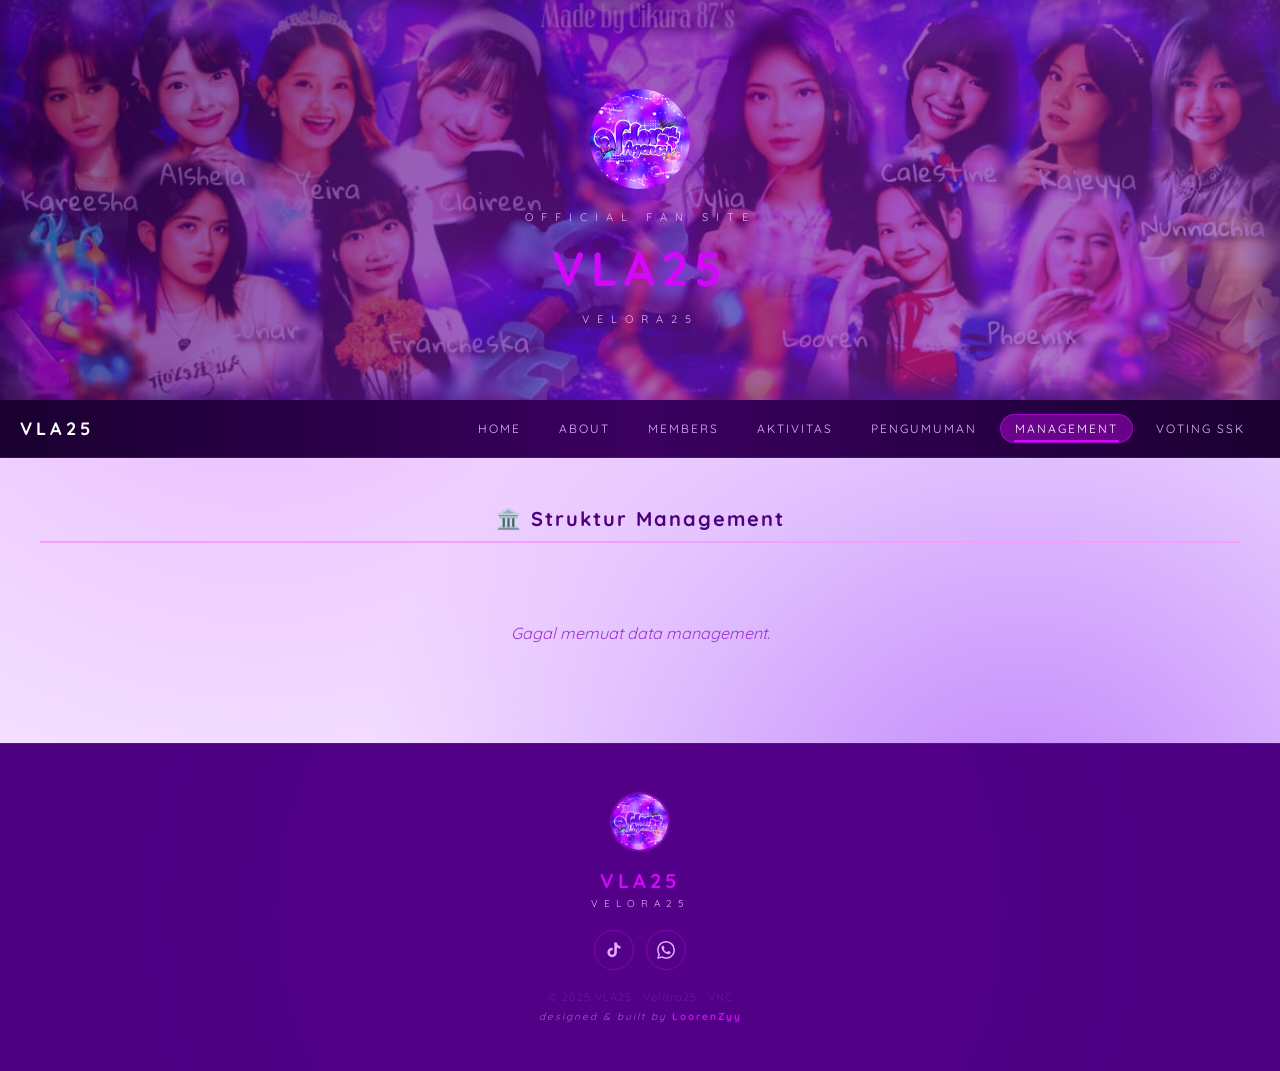
<file: management.html>
<!DOCTYPE html>
<html lang="id">
<head>
  <title>Management - VLA25</title>
  <meta name="viewport" content="width=device-width, initial-scale=1.0">
  <meta name="description" content="Struktur management VLA25 (Velora25) — Founder, Penasihat, Admin, Coach Vocal, dan Staff.">
  <meta name="keywords" content="VLA25, Velora25, VNC, virtual agency, JKT48, fan site, cover lagu">
  <meta name="author" content="VLA25">
  <meta property="og:type" content="website">
  <meta property="og:site_name" content="VLA25">
  <meta property="og:title" content="Management - VLA25">
  <meta property="og:description" content="Struktur management VLA25 (Velora25) — Founder, Penasihat, Admin, Coach Vocal, dan Staff.">
  <meta property="og:url" content="https://velora25.netlify.app/management.html">
  <meta property="og:image" content="https://velora25.netlify.app/logo.jpeg">
  <meta name="twitter:card" content="summary">
  <meta name="twitter:title" content="Management - VLA25">
  <meta name="twitter:description" content="Struktur management VLA25 (Velora25) — Founder, Penasihat, Admin, Coach Vocal, dan Staff.">
  <meta name="twitter:image" content="https://velora25.netlify.app/logo.jpeg">
  <link rel="icon" type="image/jpeg" href="logo.jpeg">
  <link rel="apple-touch-icon" href="logo.jpeg">
  <link rel="preconnect" href="https://fonts.googleapis.com">
  <link href="https://fonts.googleapis.com/css2?family=Quicksand:wght@400;600;700&display=swap" rel="stylesheet">
  <link rel="stylesheet" href="animations.css">

  <style>
    *, *::before, *::after { box-sizing: border-box; margin: 0; padding: 0; }

    body {
      background-color: #f5e6ff;
      background-image:
        radial-gradient(circle at 20% 20%, #e8b4ff 0%, transparent 50%),
        radial-gradient(circle at 80% 80%, #c084fc 0%, transparent 50%);
      color: #4a0080;
      font-family: 'Quicksand', Arial, sans-serif;
      min-height: 100vh;
    }

    /* ══ HEADER ══ */
    .header {
      height: 400px;
      background-color: #4a0080;
      text-align: center;
      display: flex;
      flex-direction: column;
      align-items: center;
      justify-content: center;
      padding: 60px 20px 40px;
      position: relative;
      overflow: hidden;
    }
    .header::before {
      content: '';
      position: absolute;
      top: -50%; left: -50%;
      width: 200%; height: 200%;
      background: radial-gradient(circle, #d308fa22 0%, transparent 60%);
      animation: shimmer 4s ease-in-out infinite;
      pointer-events: none;
    }
    @keyframes shimmer {
      0%, 100% { transform: translate(0, 0); }
      50%       { transform: translate(10%, 10%); }
    }
    .header-logo {
      width: 100px; height: 100px;
      border-radius: 50%; object-fit: cover;
      margin-bottom: 15px;
      animation: logoPulse 3s ease-in-out infinite;
      position: relative; z-index: 1;
    }
    @keyframes logoPulse {
      0%, 100% { transform: scale(1);     box-shadow: 0 0 0 0 #d308fa44; }
      50%       { transform: scale(1.06); box-shadow: 0 0 0 14px #d308fa00; }
    }
    .header .sub-judul {
      color: #e8b4ff; letter-spacing: 8px; font-size: 11px;
      margin: 6px 0; position: relative; z-index: 1;
    }
    .header h1 {
      color: #d308fa; letter-spacing: 6px; font-size: 48px; font-weight: 700;
      animation: titleGlow 2.5s ease-in-out infinite alternate;
      margin: 8px 0; position: relative; z-index: 1;
    }
    @keyframes titleGlow {
      from { text-shadow: 0 0 10px #d308fa66, 0 0 30px #d308fa33; }
      to   { text-shadow: 0 0 25px #d308facc, 0 0 60px #d308fa88; }
    }

    /* ══ NAVBAR ══ */
    .navbar {
      background: linear-gradient(90deg, #1a0030, #3a0060, #1a0030);
      display: flex; justify-content: center;
      padding: 0 20px;
      border-bottom: 1px solid #d308fa44;
      position: sticky; top: 0; z-index: 100;
    }
    .nav-inner {
      max-width: 1440px; width: 100%;
      display: flex; align-items: center; justify-content: space-between;
      padding: 14px 0;
    }
    .nav-brand { color: #fff; font-size: 18px; font-weight: 700; letter-spacing: 4px; text-decoration: none; }
    .nav-links { display: flex; gap: 8px; align-items: center; }
    .nav-links a {
      color: #e8b4ff; text-decoration: none; font-size: 12px;
      letter-spacing: 2px; text-transform: uppercase;
      padding: 6px 14px; border-radius: 20px;
      transition: all 0.3s; border: 1px solid transparent; position: relative;
    }
    .nav-links a::after {
      content: ''; position: absolute; bottom: 0; left: 50%;
      width: 0; height: 2px; background: #d308fa; border-radius: 2px;
      transition: width 0.3s ease, left 0.3s ease;
    }
    .nav-links a:hover { color: #fff; background: #d308fa22; }
    .nav-links a:hover::after, .nav-links a.aktif::after { width: 80%; left: 10%; }
    .nav-links a.aktif { color: #fff; background: #d308fa66; border-color: #d308fa88; }
    .hamburger { display: none; background: none; border: none; cursor: pointer; padding: 4px; }
    .hamburger span {
      display: block; width: 24px; height: 2px;
      background: #e8b4ff; margin: 5px 0; transition: all 0.3s; border-radius: 2px;
    }
    .hamburger.terbuka span:nth-child(1) { transform: translateY(7px) rotate(45deg); }
    .hamburger.terbuka span:nth-child(2) { opacity: 0; transform: scaleX(0); }
    .hamburger.terbuka span:nth-child(3) { transform: translateY(-7px) rotate(-45deg); }

    /* ══ KONTEN ══ */
    .konten {
      max-width: 1440px;
      margin: 48px auto;
      padding: 0 40px;
    }
    .konten h2 {
      color: #4a0080; font-size: 20px; font-weight: 700;
      letter-spacing: 2px; border-bottom: 2px solid #f0a0ff;
      padding-bottom: 10px; margin-bottom: 40px; text-align: center;
    }

    /* ══ HIERARKI ══ */
    .hierarki {
      display: flex;
      flex-direction: column;
      align-items: center;
      gap: 0;
    }

    .level {
      display: flex;
      justify-content: center;
      gap: 14px;
      flex-wrap: wrap;
    }

    .garis {
      width: 2px;
      height: 28px;
      background: linear-gradient(to bottom, #9b30d9, #d308fa66);
      margin: 0 auto;
      border-radius: 2px;
      animation: garisGrow 0.5s ease both;
      transform-origin: top;
    }
    @keyframes garisGrow {
      from { transform: scaleY(0); }
      to   { transform: scaleY(1); }
    }

    .kartu-mgmt {
      background: linear-gradient(135deg, #4a0080, #7b2fa8);
      border: 1px solid #d308fa66;
      border-radius: 14px;
      padding: 14px 22px;
      text-align: center;
      cursor: pointer;
      transition: transform 0.3s cubic-bezier(.22,.68,0,1.4),
                  box-shadow 0.3s ease, border-color 0.3s;
      box-shadow: 0 4px 15px #d308fa22;
      min-width: 120px;
      position: relative;
      overflow: hidden;
    }
    .kartu-mgmt::before {
      content: '';
      position: absolute;
      top: 0; left: -100%; width: 60%; height: 100%;
      background: linear-gradient(90deg, transparent, #ffffff08, transparent);
      transition: left 0.4s ease;
    }
    .kartu-mgmt:hover::before { left: 160%; }
    .kartu-mgmt:hover {
      transform: translateY(-4px) scale(1.03);
      box-shadow: 0 10px 28px #d308fa44;
      border-color: #d308fa;
    }
    .kartu-mgmt img {
      width: 58px; height: 58px;
      border-radius: 50%; object-fit: cover; object-position: center;
      margin-bottom: 8px;
      border: 2px solid #d308fa66;
      display: block; margin-left: auto; margin-right: auto;
    }
    .kartu-avatar {
      width: 58px; height: 58px;
      border-radius: 50%;
      background: linear-gradient(135deg, #9b30d9, #d308fa);
      display: flex; align-items: center; justify-content: center;
      margin: 0 auto 8px;
      font-size: 18px; font-weight: 700; color: #fff;
      border: 2px solid #d308fa66;
    }
    .kartu-jabatan {
      font-size: 10px; letter-spacing: 2px;
      text-transform: uppercase; color: #e8b4ff; margin-bottom: 5px;
    }
    .kartu-nama {
      font-size: 14px; font-weight: 700; color: #fff;
    }

    /* Label jabatan di atas setiap level */
    .level-label {
      font-size: 10px;
      letter-spacing: 3px;
      text-transform: uppercase;
      color: #9b30d966;
      text-align: center;
      margin-bottom: 10px;
    }

    /* ══ FOOTER ══ */
    footer {
      background-color: #4a0080;
      text-align: center; padding: 48px 20px; margin-top: 60px;
      position: relative; overflow: hidden; border-top: 1px solid #d308fa44;
    }
    footer::before {
      content: ''; position: absolute; top: -50%; left: -50%;
      width: 200%; height: 200%;
      background: radial-gradient(circle, #d308fa11 0%, transparent 60%);
      pointer-events: none;
    }
    .footer-logo { width: 60px; height: 60px; border-radius: 50%; object-fit: cover; margin-bottom: 12px; border: 2px solid #d308fa66; }
    .footer-nama { color: #d308fa; font-size: 20px; font-weight: 700; letter-spacing: 4px; margin-bottom: 4px; }
    .footer-sub  { color: #e8b4ff; font-size: 10px; letter-spacing: 6px; margin-bottom: 20px; }
    .footer-sosmed { display: flex; justify-content: center; gap: 12px; margin-bottom: 20px; }
    .footer-sosmed a {
      display: flex; align-items: center; justify-content: center;
      width: 40px; height: 40px; border-radius: 50%;
      border: 1px solid #d308fa66; color: #e8b4ff; text-decoration: none; transition: all 0.3s;
    }
    .footer-sosmed a:hover { background: #d308fa33; border-color: #d308fa; color: #fff; transform: translateY(-3px); }
    .footer-copy { color: #9b30d966; font-size: 11px; letter-spacing: 1px; }

    /* ══ MOBILE ══ */
    @media (max-width: 768px) {
      .header h1 { font-size: 36px; }
      .hamburger { display: block; }
      .nav-links {
        display: none; flex-direction: column; gap: 0;
        width: 100%; max-height: 0; overflow: hidden; opacity: 0;
        transition: max-height 0.35s cubic-bezier(.4,0,.2,1), opacity 0.3s;
      }
      .nav-links.aktif { display: flex; max-height: 400px; opacity: 1; }
      .nav-links a { border-radius: 0; border-bottom: 1px solid #d308fa22; padding: 12px 20px; width: 100%; text-align: center; }
      .nav-inner { flex-wrap: wrap; }
      .konten { padding: 0 20px; margin: 28px auto; }
      .kartu-mgmt { min-width: 90px; padding: 10px 14px; }
      .kartu-mgmt img, .kartu-avatar { width: 46px; height: 46px; }
      .kartu-nama { font-size: 12px; }
      .level { gap: 8px; }
    }

  
    /* ── PAGE TRANSITION OVERLAY ──
       Ganti warna #fdf3f6 di bawah untuk ubah warna overlay transisi.
       Pilihan: #fdf3f6 (pink tema), #ffffff (putih), #1a0a14 (gelap)      */
    #page-overlay {
      position: fixed; inset: 0; z-index: 9999;
      background: #fdf3f6;
      opacity: 0; pointer-events: none;
      transition: opacity 0.35s ease;
    }
    #page-overlay.fade-out { opacity: 1; pointer-events: all; }
  </style>
</head>
<body>
  <div id="page-overlay"></div>


  <!-- HEADER -->
  <div class="header">
    <img src="logo.jpeg" alt="Logo VLA25" class="header-logo">
    <p class="sub-judul">OFFICIAL FAN SITE</p>
    <h1>VLA25</h1>
    <p class="sub-judul">VELORA25</p>
  </div>

  <!-- NAVBAR -->
  <nav class="navbar">
    <div class="nav-inner">
      <a href="index.html" class="nav-brand">VLA25</a>
      <button class="hamburger" aria-label="Menu" id="hamburger">
        <span></span><span></span><span></span>
      </button>
      <div class="nav-links" id="nav-links">
        <a href="index.html">Home</a>
        <a href="about.html">About</a>
        <a href="members.html">Members</a>
        <a href="aktivitas.html">Aktivitas</a>
        <a href="pengumuman.html">Pengumuman</a>
        <a href="management.html">Management</a>
         <a href="voting.html">Voting SSK</a>
      </div>
    </div>
  </nav>

  <!-- KONTEN -->
  <div class="konten">
    <h2>🏛️ Struktur Management</h2>
    <div class="hierarki" id="hierarki">
      <!-- Skeleton -->
      <div class="level">
        ${Array(2).fill(0).map(() => `<div class="kartu-mgmt skeleton" style="width:130px;height:110px;"></div>`).join('')}
      </div>
      <div class="garis"></div>
      <div class="level">
        ${Array(3).fill(0).map(() => `<div class="kartu-mgmt skeleton" style="width:130px;height:110px;"></div>`).join('')}
      </div>
    </div>
  </div>

  <!-- FOOTER -->
  <footer>
    <img src="logo.jpeg" alt="Logo VLA25" class="footer-logo">
    <div class="footer-nama">VLA25</div>
    <div class="footer-sub">VELORA25</div>
    <div class="footer-sosmed">
      <a href="https://www.tiktok.com/@velora25agency" target="_blank" title="TikTok">
        <svg width="18" height="18" viewBox="0 0 24 24" fill="currentColor">
          <path d="M19.59 6.69a4.83 4.83 0 01-3.77-4.25V2h-3.45v13.67a2.89 2.89 0 01-2.88 2.5 2.89 2.89 0 01-2.89-2.89 2.89 2.89 0 012.89-2.89c.28 0 .54.04.79.1V9.01a6.33 6.33 0 00-.79-.05 6.34 6.34 0 00-6.34 6.34 6.34 6.34 0 006.34 6.34 6.34 6.34 0 006.33-6.34V8.69a8.18 8.18 0 004.78 1.52V6.75a4.85 4.85 0 01-1.01-.06z"/>
        </svg>
      </a>
      <a href="https://whatsapp.com/channel/0029Vb6IoDd2ER6mPn09Jt2e" target="_blank" title="WhatsApp">
        <svg width="18" height="18" viewBox="0 0 24 24" fill="currentColor">
          <path d="M17.472 14.382c-.297-.149-1.758-.867-2.03-.967-.273-.099-.471-.148-.67.15-.197.297-.767.966-.94 1.164-.173.199-.347.223-.644.075-.297-.15-1.255-.463-2.39-1.475-.883-.788-1.48-1.761-1.653-2.059-.173-.297-.018-.458.13-.606.134-.133.298-.347.446-.52.149-.174.198-.298.298-.497.099-.198.05-.371-.025-.52-.075-.149-.669-1.612-.916-2.207-.242-.579-.487-.5-.669-.51-.173-.008-.371-.01-.57-.01-.198 0-.52.074-.792.372-.272.297-1.04 1.016-1.04 2.479 0 1.462 1.065 2.875 1.213 3.074.149.198 2.096 3.2 5.077 4.487.709.306 1.262.489 1.694.625.712.227 1.36.195 1.871.118.571-.085 1.758-.719 2.006-1.413.248-.694.248-1.289.173-1.413-.074-.124-.272-.198-.57-.347m-5.421 7.403h-.004a9.87 9.87 0 01-5.031-1.378l-.361-.214-3.741.982.998-3.648-.235-.374a9.86 9.86 0 01-1.51-5.26c.001-5.45 4.436-9.884 9.888-9.884 2.64 0 5.122 1.03 6.988 2.898a9.825 9.825 0 012.893 6.994c-.003 5.45-4.437 9.884-9.885 9.884m8.413-18.297A11.815 11.815 0 0012.05 0C5.495 0 .16 5.335.157 11.892c0 2.096.547 4.142 1.588 5.945L.057 24l6.305-1.654a11.882 11.882 0 005.683 1.448h.005c6.554 0 11.89-5.335 11.893-11.893a11.821 11.821 0 00-3.48-8.413Z"/>
        </svg>
      </a>
    </div>
    <div class="footer-copy">© 2025 VLA25 · Velora25 · VNC</div>
  <p style="color: #e8b4ff88; font-size: 10px; letter-spacing: 2px; margin: 6px 0 0; font-style: italic;">designed & built by <span style="color: #d308fa; font-weight: 700; font-style: normal; letter-spacing: 2px;">LoorenZyy</span></p>
  </footer>

  <script>
    /* ── SCROLL REVEAL (re-run setelah data dimuat) ── */
    function initReveal() {
      const obs = new IntersectionObserver((entries) => {
        entries.forEach(e => {
          if (e.isIntersecting) { e.target.classList.add('visible'); obs.unobserve(e.target); }
        });
      }, { threshold: 0.1 });
      document.querySelectorAll('.kartu-mgmt:not(.skeleton)').forEach(el => {
        el.classList.add('reveal');
        const p = el.parentElement;
        if (p && !p.classList.contains('reveal-group')) p.classList.add('reveal-group');
        obs.observe(el);
      });
    }

    /* ── FETCH MANAGEMENT ── */
    const SHEET_URL      = "https://docs.google.com/spreadsheets/d/e/2PACX-1vRIB37AAHdM1-AU03TAyE-DZ6b7MJWZTOwsgOSvOa8V-rc4OL5wZtbObgxrXQtCP2aSkj4SeArRx1c6/pub?gid=227599210&single=true&output=csv";
    const urutanJabatan  = ['Founder', 'Co-Founder', 'Penasihat', 'Sekretaris', 'Admin', 'Coach Vocal', 'Staff'];

    function inisial(nama) {
      const b = nama.replace(/[^a-zA-Z\s]/g,'').trim().split(' ');
      return ((b[0]?.[0]||'') + (b[1]?.[0]||'')).toUpperCase();
    }

    fetch(SHEET_URL)
      .then(r => r.text())
      .then(csv => {
        const baris = csv.trim().split('\n').slice(1);
        const grup  = {};

        baris.forEach(b => {
          const k           = b.split(',');
          const namaLengkap = k[0]?.trim();
          const namaPanggil = k[1]?.trim();
          const jabatan     = k[2]?.trim();
          const foto        = k[5]?.trim();
          if (!namaLengkap) return;
          if (!grup[jabatan]) grup[jabatan] = [];
          grup[jabatan].push({ namaLengkap, namaPanggil, jabatan, foto });
        });

        const hierarki = document.getElementById('hierarki');
        hierarki.innerHTML = '';

        urutanJabatan.forEach((jabatan, i) => {
          if (!grup[jabatan]) return;

          if (i > 0 && hierarki.children.length > 0) {
            const garis = document.createElement('div');
            garis.className = 'garis';
            hierarki.appendChild(garis);
          }

          const level = document.createElement('div');
          level.className = 'level';

          grup[jabatan].forEach(({ namaLengkap, namaPanggil, jabatan, foto }) => {
            const nama  = namaPanggil || namaLengkap;
            const kartu = document.createElement('div');
            kartu.className = 'kartu-mgmt';
            kartu.innerHTML = foto
              ? `<img src="idcmanagement/${foto}" alt="${nama}">
                 <div class="kartu-jabatan">${jabatan}</div>
                 <div class="kartu-nama">${nama}</div>`
              : `<div class="kartu-avatar">${inisial(nama)}</div>
                 <div class="kartu-jabatan">${jabatan}</div>
                 <div class="kartu-nama">${nama}</div>`;
            kartu.addEventListener('click', () => {
              window.location = `profil-management.html?nama=${encodeURIComponent(namaLengkap)}`;
            });
            level.appendChild(kartu);
          });

          hierarki.appendChild(level);
        });

        setTimeout(function(){ (window.vla_initReveal || initReveal)(); }, 100);
      })
      .catch(() => {
        document.getElementById('hierarki').innerHTML =
          '<p style="text-align:center;color:#9b30d9;font-style:italic;padding:40px;">Gagal memuat data management.</p>';
      });
  </script>

  <script src="animations.js"></script>
  <script>
    // ── PAGE TRANSITION ──
    const _overlay = document.getElementById('page-overlay');
    document.querySelectorAll('a[href]').forEach(link => {
      const href = link.getAttribute('href');
      if (!href || href.startsWith('#') || href.startsWith('http') || href.startsWith('mailto') || href.startsWith('javascript')) return;
      link.addEventListener('click', function(e) {
        e.preventDefault();
        _overlay.classList.add('fade-out');
        setTimeout(() => { window.location.href = href; }, 370);
      });
    });
    window.addEventListener('pageshow', () => {
      _overlay.classList.remove('fade-out');
    });
  </script>
</body>
</html>
</file>
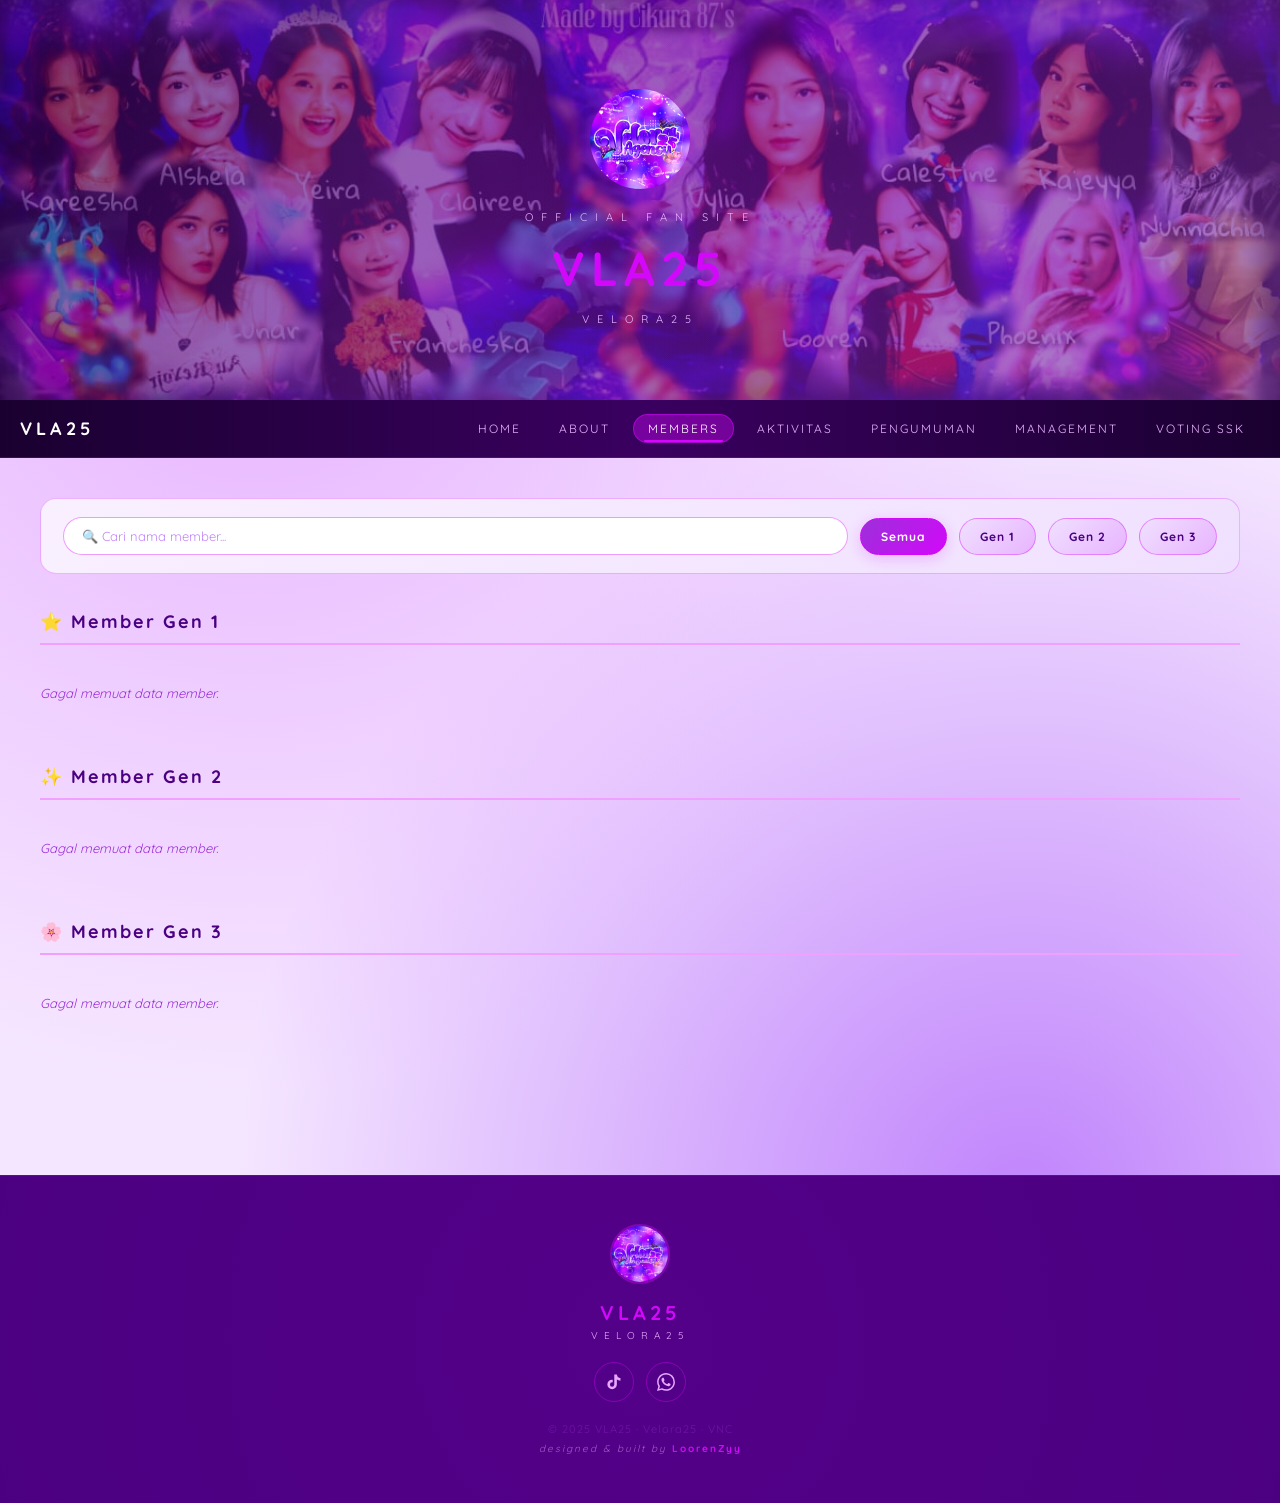
<file: members.html>
<!DOCTYPE html>
<html lang="id">
<head>
  <title>Members - VLA25</title>
  <meta name="viewport" content="width=device-width, initial-scale=1.0">
  <meta name="description" content="Daftar lengkap member VLA25 (Velora25) Gen 1, Gen 2, dan Gen 3. Virtual agency berbasis JKT48.">
  <meta name="keywords" content="VLA25, Velora25, VNC, virtual agency, JKT48, fan site, cover lagu">
  <meta name="author" content="VLA25">
  <meta property="og:type" content="website">
  <meta property="og:site_name" content="VLA25">
  <meta property="og:title" content="Members - VLA25">
  <meta property="og:description" content="Daftar lengkap member VLA25 (Velora25) Gen 1, Gen 2, dan Gen 3.">
  <meta property="og:url" content="https://velora25.netlify.app/members.html">
  <meta property="og:image" content="https://velora25.netlify.app/logo.jpeg">
  <meta name="twitter:card" content="summary">
  <meta name="twitter:title" content="Members - VLA25">
  <meta name="twitter:description" content="Daftar lengkap member VLA25 (Velora25) Gen 1, Gen 2, dan Gen 3.">
  <meta name="twitter:image" content="https://velora25.netlify.app/logo.jpeg">
  <link rel="icon" type="image/jpeg" href="logo.jpeg">
  <link rel="apple-touch-icon" href="logo.jpeg">
  <link rel="preconnect" href="https://fonts.googleapis.com">
  <link href="https://fonts.googleapis.com/css2?family=Quicksand:wght@400;600;700&display=swap" rel="stylesheet">
  <link rel="stylesheet" href="animations.css">

  <style>
    *, *::before, *::after { box-sizing: border-box; margin: 0; padding: 0; }

    body {
      background-color: #f5e6ff;
      background-image:
        radial-gradient(circle at 20% 20%, #e8b4ff 0%, transparent 50%),
        radial-gradient(circle at 80% 80%, #c084fc 0%, transparent 50%);
      color: #4a0080;
      font-family: 'Quicksand', Arial, sans-serif;
      min-height: 100vh;
    }

    .header {
      height: 400px;
      background-color: #4a0080;
      text-align: center; display: flex; flex-direction: column;
      align-items: center; justify-content: center;
      padding: 60px 20px 40px; position: relative; overflow: hidden;
    }
    .header::before {
      content: ''; position: absolute; top: -50%; left: -50%;
      width: 200%; height: 200%;
      background: radial-gradient(circle, #d308fa22 0%, transparent 60%);
      animation: shimmer 4s ease-in-out infinite; pointer-events: none;
    }
    @keyframes shimmer {
      0%, 100% { transform: translate(0, 0); }
      50%       { transform: translate(10%, 10%); }
    }
    .header-logo {
      width: 100px; height: 100px; border-radius: 50%; object-fit: cover;
      margin-bottom: 15px; animation: logoPulse 3s ease-in-out infinite;
      position: relative; z-index: 1;
    }
    @keyframes logoPulse {
      0%, 100% { transform: scale(1);     box-shadow: 0 0 0 0 #d308fa44; }
      50%       { transform: scale(1.06); box-shadow: 0 0 0 14px #d308fa00; }
    }
    .header .sub-judul {
      color: #e8b4ff; letter-spacing: 8px; font-size: 11px;
      margin: 6px 0; position: relative; z-index: 1;
    }
    .header h1 {
      color: #d308fa; letter-spacing: 6px; font-size: 48px; font-weight: 700;
      animation: titleGlow 2.5s ease-in-out infinite alternate;
      margin: 8px 0; position: relative; z-index: 1;
    }
    @keyframes titleGlow {
      from { text-shadow: 0 0 10px #d308fa66, 0 0 30px #d308fa33; }
      to   { text-shadow: 0 0 25px #d308facc, 0 0 60px #d308fa88; }
    }

    .navbar {
      background: linear-gradient(90deg, #1a0030, #3a0060, #1a0030);
      display: flex; justify-content: center;
      padding: 0 20px; border-bottom: 1px solid #d308fa44;
      position: sticky; top: 0; z-index: 100;
    }
    .nav-inner {
      max-width: 1440px; width: 100%;
      display: flex; align-items: center; justify-content: space-between;
      padding: 14px 0;
    }
    .nav-brand { color: #fff; font-size: 18px; font-weight: 700; letter-spacing: 4px; text-decoration: none; }
    .nav-links { display: flex; gap: 8px; align-items: center; }
    .nav-links a {
      color: #e8b4ff; text-decoration: none; font-size: 12px;
      letter-spacing: 2px; text-transform: uppercase;
      padding: 6px 14px; border-radius: 20px;
      transition: all 0.3s; border: 1px solid transparent; position: relative;
    }
    .nav-links a::after {
      content: ''; position: absolute; bottom: 0; left: 50%;
      width: 0; height: 2px; background: #d308fa; border-radius: 2px;
      transition: width 0.3s ease, left 0.3s ease;
    }
    .nav-links a:hover { color: #fff; background: #d308fa22; }
    .nav-links a:hover::after, .nav-links a.aktif::after { width: 80%; left: 10%; }
    .nav-links a.aktif { color: #fff; background: #d308fa66; border-color: #d308fa88; }
    .hamburger { display: none; background: none; border: none; cursor: pointer; padding: 4px; }
    .hamburger span {
      display: block; width: 24px; height: 2px;
      background: #e8b4ff; margin: 5px 0; transition: all 0.3s; border-radius: 2px;
    }
    .hamburger.terbuka span:nth-child(1) { transform: translateY(7px) rotate(45deg); }
    .hamburger.terbuka span:nth-child(2) { opacity: 0; transform: scaleX(0); }
    .hamburger.terbuka span:nth-child(3) { transform: translateY(-7px) rotate(-45deg); }

    .konten {
      max-width: 1440px;
      margin: 0 auto;
      padding: 40px 40px;
    }

    .filter-area {
      display: flex;
      gap: 12px;
      align-items: center;
      flex-wrap: wrap;
      margin-bottom: 36px;
      padding: 18px 22px;
      background: linear-gradient(135deg, #f9f0ff, #f0e0ff);
      border: 1px solid #d308fa44;
      border-radius: 16px;
    }
    .search-input {
      flex: 1; min-width: 200px;
      padding: 10px 18px;
      border: 1px solid #d308fa66;
      border-radius: 20px;
      background: #fff;
      color: #4a0080;
      font-family: 'Quicksand', sans-serif;
      font-size: 13px;
      outline: none;
      transition: all 0.3s;
    }
    .search-input:focus {
      border-color: #d308fa;
      box-shadow: 0 0 0 3px #d308fa22, 0 0 15px #d308fa11;
      transform: scaleX(1.01);
    }
    .search-input::placeholder { color: #c084fc; }

    .filter-btn {
      background: linear-gradient(135deg, #f0e0ff, #e8b4ff);
      border: 1px solid #d308fa66;
      color: #4a0080;
      padding: 10px 20px;
      border-radius: 20px;
      font-family: 'Quicksand', sans-serif;
      font-size: 12px; font-weight: 700; letter-spacing: 1px;
      cursor: pointer; transition: all 0.3s;
      position: relative; overflow: hidden;
    }
    .filter-btn:hover, .filter-btn.aktif {
      background: linear-gradient(135deg, #9b30d9, #d308fa);
      color: #fff; border-color: #d308fa;
      box-shadow: 0 4px 15px #d308fa33;
    }

    .section-member { margin-bottom: 48px; }
    .section-member.tersembunyi { display: none; }

    .section-member h2 {
      color: #4a0080; font-size: 18px; font-weight: 700;
      letter-spacing: 2px; border-bottom: 2px solid #f0a0ff;
      padding-bottom: 10px; margin-bottom: 24px;
    }

    .grid {
      display: flex;
      flex-wrap: wrap;
      gap: 15px;
    }

    .kartu {
      background: linear-gradient(135deg, #4a0080, #7b2fa8);
      border: 1px solid #d308fa66;
      border-radius: 15px;
      padding: 20px 15px;
      text-align: center;
      width: 140px;
      cursor: pointer;
      transition: transform 0.3s cubic-bezier(.22,.68,0,1.4),
                  box-shadow 0.3s ease, border-color 0.3s;
      box-shadow: 0 4px 15px #d308fa22;
      will-change: transform;
    }
    .kartu:nth-child(odd)  { transform: rotate(-2deg); }
    .kartu:nth-child(even) { transform: rotate(1.5deg); }
    .kartu:hover {
      transform: rotate(0deg) scale(1.05) !important;
      box-shadow: 0 10px 28px #d308fa44;
      border-color: #d308fa;
    }

    .avatar {
      background: linear-gradient(135deg, #9b30d9, #d308fa);
      color: #fff;
      width: 58px; height: 58px;
      border-radius: 50%;
      display: flex; align-items: center; justify-content: center;
      margin: 0 auto 10px;
      font-size: 14px; font-weight: 700;
      box-shadow: 0 0 15px #d308fa66;
      overflow: hidden;
    }
    .avatar img {
      width: 58px; height: 58px;
      border-radius: 50%; object-fit: cover; object-position: center;
    }

    .nama-member {
      font-size: 11px; color: #e8b4ff; line-height: 1.4;
    }

    .tidak-ditemukan {
      color: #9b30d9; font-style: italic; font-size: 13px; padding: 16px 0;
    }

    footer {
      background-color: #4a0080;
      text-align: center; padding: 48px 20px; margin-top: 60px;
      position: relative; overflow: hidden; border-top: 1px solid #d308fa44;
    }
    footer::before {
      content: ''; position: absolute; top: -50%; left: -50%;
      width: 200%; height: 200%;
      background: radial-gradient(circle, #d308fa11 0%, transparent 60%);
      pointer-events: none;
    }
    .footer-logo { width: 60px; height: 60px; border-radius: 50%; object-fit: cover; margin-bottom: 12px; border: 2px solid #d308fa66; }
    .footer-nama { color: #d308fa; font-size: 20px; font-weight: 700; letter-spacing: 4px; margin-bottom: 4px; }
    .footer-sub  { color: #e8b4ff; font-size: 10px; letter-spacing: 6px; margin-bottom: 20px; }
    .footer-sosmed { display: flex; justify-content: center; gap: 12px; margin-bottom: 20px; }
    .footer-sosmed a {
      display: flex; align-items: center; justify-content: center;
      width: 40px; height: 40px; border-radius: 50%;
      border: 1px solid #d308fa66; color: #e8b4ff; text-decoration: none; transition: all 0.3s;
    }
    .footer-sosmed a:hover { background: #d308fa33; border-color: #d308fa; color: #fff; transform: translateY(-3px); }
    .footer-copy { color: #9b30d966; font-size: 11px; letter-spacing: 1px; }

    @media (max-width: 768px) {
      .header h1 { font-size: 36px; }
      .hamburger { display: block; }
      .nav-links {
        display: none; flex-direction: column; gap: 0;
        width: 100%; max-height: 0; overflow: hidden; opacity: 0;
        transition: max-height 0.35s cubic-bezier(.4,0,.2,1), opacity 0.3s;
      }
      .nav-links.aktif { display: flex; max-height: 400px; opacity: 1; }
      .nav-links a { border-radius: 0; border-bottom: 1px solid #d308fa22; padding: 12px 20px; width: 100%; text-align: center; }
      .nav-inner { flex-wrap: wrap; }
      .konten { padding: 24px 16px; }
      .filter-area { gap: 8px; padding: 14px 16px; }
      .search-input { font-size: 12px; min-width: 150px; }
      .filter-btn { font-size: 11px; padding: 8px 14px; }
      .grid { gap: 10px; justify-content: center; }
      .kartu { width: 100px; padding: 14px 10px; }
      .kartu:nth-child(odd), .kartu:nth-child(even) { transform: rotate(0deg); }
      .kartu:hover { transform: scale(1.05) !important; }
      .avatar { width: 46px; height: 46px; }
      .avatar img { width: 46px; height: 46px; }
      .nama-member { font-size: 10px; }
    }

    #page-overlay {
      position: fixed; inset: 0; z-index: 9999;
      background: #fdf3f6;
      opacity: 0; pointer-events: none;
      transition: opacity 0.35s ease;
    }
    #page-overlay.fade-out { opacity: 1; pointer-events: all; }
  </style>
</head>
<body>
  <div id="page-overlay"></div>

  <div class="header">
    <img src="logo.jpeg" alt="Logo VLA25" class="header-logo">
    <p class="sub-judul">OFFICIAL FAN SITE</p>
    <h1>VLA25</h1>
    <p class="sub-judul">VELORA25</p>
  </div>

  <nav class="navbar">
    <div class="nav-inner">
      <a href="index.html" class="nav-brand">VLA25</a>
      <button class="hamburger" aria-label="Menu" id="hamburger">
        <span></span><span></span><span></span>
      </button>
      <div class="nav-links" id="nav-links">
        <a href="index.html">Home</a>
        <a href="about.html">About</a>
        <a href="members.html" class="aktif">Members</a>
        <a href="aktivitas.html">Aktivitas</a>
        <a href="pengumuman.html">Pengumuman</a>
        <a href="management.html">Management</a>
        <a href="voting.html">Voting SSK</a>
      </div>
    </div>
  </nav>

  <div class="konten">

    <div class="filter-area">
      <input class="search-input" type="text" id="search-input" placeholder="🔍 Cari nama member...">
      <button class="filter-btn aktif" id="btn-all">Semua</button>
      <button class="filter-btn" id="btn-gen1">Gen 1</button>
      <button class="filter-btn" id="btn-gen2">Gen 2</button>
      <button class="filter-btn" id="btn-gen3">Gen 3</button>
    </div>

    <div class="section-member" id="section-gen1">
      <h2>⭐ Member Gen 1</h2>
      <div class="grid" id="grid-gen1"></div>
    </div>

    <div class="section-member" id="section-gen2">
      <h2>✨ Member Gen 2</h2>
      <div class="grid" id="grid-gen2"></div>
    </div>

    <div class="section-member" id="section-gen3">
      <h2>🌸 Member Gen 3</h2>
      <div class="grid" id="grid-gen3"></div>
    </div>

  </div>

  <footer>
    <img src="logo.jpeg" alt="Logo VLA25" class="footer-logo">
    <div class="footer-nama">VLA25</div>
    <div class="footer-sub">VELORA25</div>
    <div class="footer-sosmed">
      <a href="https://www.tiktok.com/@velora25agency" target="_blank" title="TikTok">
        <svg width="18" height="18" viewBox="0 0 24 24" fill="currentColor">
          <path d="M19.59 6.69a4.83 4.83 0 01-3.77-4.25V2h-3.45v13.67a2.89 2.89 0 01-2.88 2.5 2.89 2.89 0 01-2.89-2.89 2.89 2.89 0 012.89-2.89c.28 0 .54.04.79.1V9.01a6.33 6.33 0 00-.79-.05 6.34 6.34 0 00-6.34 6.34 6.34 6.34 0 006.34 6.34 6.34 6.34 0 006.33-6.34V8.69a8.18 8.18 0 004.78 1.52V6.75a4.85 4.85 0 01-1.01-.06z"/>
        </svg>
      </a>
      <a href="https://whatsapp.com/channel/0029Vb6IoDd2ER6mPn09Jt2e" target="_blank" title="WhatsApp">
        <svg width="18" height="18" viewBox="0 0 24 24" fill="currentColor">
          <path d="M17.472 14.382c-.297-.149-1.758-.867-2.03-.967-.273-.099-.471-.148-.67.15-.197.297-.767.966-.94 1.164-.173.199-.347.223-.644.075-.297-.15-1.255-.463-2.39-1.475-.883-.788-1.48-1.761-1.653-2.059-.173-.297-.018-.458.13-.606.134-.133.298-.347.446-.52.149-.174.198-.298.298-.497.099-.198.05-.371-.025-.52-.075-.149-.669-1.612-.916-2.207-.242-.579-.487-.5-.669-.51-.173-.008-.371-.01-.57-.01-.198 0-.52.074-.792.372-.272.297-1.04 1.016-1.04 2.479 0 1.462 1.065 2.875 1.213 3.074.149.198 2.096 3.2 5.077 4.487.709.306 1.262.489 1.694.625.712.227 1.36.195 1.871.118.571-.085 1.758-.719 2.006-1.413.248-.694.248-1.289.173-1.413-.074-.124-.272-.198-.57-.347m-5.421 7.403h-.004a9.87 9.87 0 01-5.031-1.378l-.361-.214-3.741.982.998-3.648-.235-.374a9.86 9.86 0 01-1.51-5.26c.001-5.45 4.436-9.884 9.888-9.884 2.64 0 5.122 1.03 6.988 2.898a9.825 9.825 0 012.893 6.994c-.003 5.45-4.437 9.884-9.885 9.884m8.413-18.297A11.815 11.815 0 0012.05 0C5.495 0 .16 5.335.157 11.892c0 2.096.547 4.142 1.588 5.945L.057 24l6.305-1.654a11.882 11.882 0 005.683 1.448h.005c6.554 0 11.89-5.335 11.893-11.893a11.821 11.821 0 00-3.48-8.413Z"/>
        </svg>
      </a>
    </div>
    <div class="footer-copy">© 2025 VLA25 · Velora25 · VNC</div>
    <p style="color: #e8b4ff88; font-size: 10px; letter-spacing: 2px; margin: 6px 0 0; font-style: italic;">designed & built by <span style="color: #d308fa; font-weight: 700; font-style: normal; letter-spacing: 2px;">LoorenZyy</span></p>
  </footer>

  <script>
    function initReveal() {
      const obs = new IntersectionObserver((entries) => {
        entries.forEach(e => {
          if (e.isIntersecting) { e.target.classList.add('visible'); obs.unobserve(e.target); }
        });
      }, { threshold: 0.08, rootMargin: '0px 0px -20px 0px' });
      document.querySelectorAll('.kartu:not(.skeleton)').forEach(el => {
        if (el.classList.contains('reveal')) return;
        el.classList.add('reveal');
        const p = el.parentElement;
        if (p && !p.classList.contains('reveal-group')) p.classList.add('reveal-group');
        obs.observe(el);
      });
    }

    const SHEET_URL = "https://docs.google.com/spreadsheets/d/e/2PACX-1vRIB37AAHdM1-AU03TAyE-DZ6b7MJWZTOwsgOSvOa8V-rc4OL5wZtbObgxrXQtCP2aSkj4SeArRx1c6/pub?gid=0&single=true&output=csv";
    let semuaMember = [];
    let filterAktif = 'all';

    function inisial(nama) {
      const b = nama.replace(/[^a-zA-Z\s]/g,'').trim().split(' ');
      return ((b[0]?.[0]||'') + (b[1]?.[0]||'')).toUpperCase();
    }

    function buatKartu(m) {
      const el = document.createElement('div');
      el.className = 'kartu';
      const avatarId = 'avatar-' + m.nama.replace(/\s+/g, '-').toLowerCase();
      el.innerHTML = `
        <div class="avatar" id="${avatarId}">
          ${m.foto
            ? `<img src="idcmember/${m.foto}" alt="${m.nama}">`
            : inisial(m.nama)
          }
        </div>
        <p class="nama-member">${m.nama}</p>
      `;
      el.addEventListener('click', () => {
        const avatarEl = document.getElementById(avatarId);
        const destUrl  = `profil.html?nama=${encodeURIComponent(m.nama)}`;
        sessionStorage.setItem('vt_member', m.nama);
        sessionStorage.setItem('vt_foto', m.foto || '');
        if (document.startViewTransition && avatarEl) {
          avatarEl.style.viewTransitionName = 'member-avatar';
          const transition = document.startViewTransition(() => {
            window.location.href = destUrl;
          });
          transition.finished.catch(() => {});
        } else {
          document.body.classList.add('page-exit');
          setTimeout(() => { window.location.href = destUrl; }, 230);
        }
      });
      return el;
    }

    function renderGrid(gen) {
      const keyword = document.getElementById('search-input').value.toLowerCase().trim();
      const section = document.getElementById('section-gen' + gen);
      const grid    = document.getElementById('grid-gen' + gen);

      if (filterAktif !== 'all' && filterAktif !== gen) {
        section.classList.add('tersembunyi');
        return;
      }
      section.classList.remove('tersembunyi');

      const filtered = semuaMember.filter(m =>
        m.gen === gen && m.nama.toLowerCase().includes(keyword)
      );

      grid.innerHTML = '';
      if (!filtered.length) {
        grid.innerHTML = '<p class="tidak-ditemukan">Tidak ada member yang cocok.</p>';
        return;
      }
      filtered.forEach(m => grid.appendChild(buatKartu(m)));
      setTimeout(function(){ (window.vla_initReveal || initReveal)(); }, 80);
    }

    function renderSemua() {
      ['1','2','3'].forEach(renderGrid);
    }

    function setFilter(gen) {
      filterAktif = gen;
      document.querySelectorAll('.filter-btn').forEach(b => b.classList.remove('aktif'));
      document.getElementById(gen === 'all' ? 'btn-all' : 'btn-gen' + gen).classList.add('aktif');
      renderSemua();
    }

    document.getElementById('btn-all').addEventListener('click',  () => setFilter('all'));
    document.getElementById('btn-gen1').addEventListener('click', () => setFilter('1'));
    document.getElementById('btn-gen2').addEventListener('click', () => setFilter('2'));
    document.getElementById('btn-gen3').addEventListener('click', () => setFilter('3'));
    document.getElementById('search-input').addEventListener('input', renderSemua);

    fetch(SHEET_URL)
      .then(r => r.text())
      .then(csv => {
        const baris = csv.trim().split('\n').slice(1);
        baris.forEach(b => {
          const k    = b.split(',');
          const gen  = k[0]?.trim();
          const nama = k[1]?.trim();
          const foto = k[6]?.trim();
          if (!nama || !['1','2','3'].includes(gen)) return;
          semuaMember.push({ nama, foto, gen });
        });
        renderSemua();
      })
      .catch(() => {
        ['1','2','3'].forEach(gen => {
          document.getElementById('grid-gen' + gen).innerHTML =
            '<p class="tidak-ditemukan">Gagal memuat data member.</p>';
        });
      });
  </script>

  <script src="animations.js"></script>

  <script>
    // ── PAGE TRANSITION ──
    const _overlay = document.getElementById('page-overlay');
    document.querySelectorAll('a[href]').forEach(link => {
      const href = link.getAttribute('href');
      if (!href || href.startsWith('#') || href.startsWith('http') || href.startsWith('mailto') || href.startsWith('javascript')) return;
      link.addEventListener('click', function(e) {
        e.preventDefault();
        _overlay.classList.add('fade-out');
        setTimeout(() => { window.location.href = href; }, 370);
      });
    });
    window.addEventListener('pageshow', () => {
      _overlay.classList.remove('fade-out');
    });
  </script>
</body>
</html>
</file>
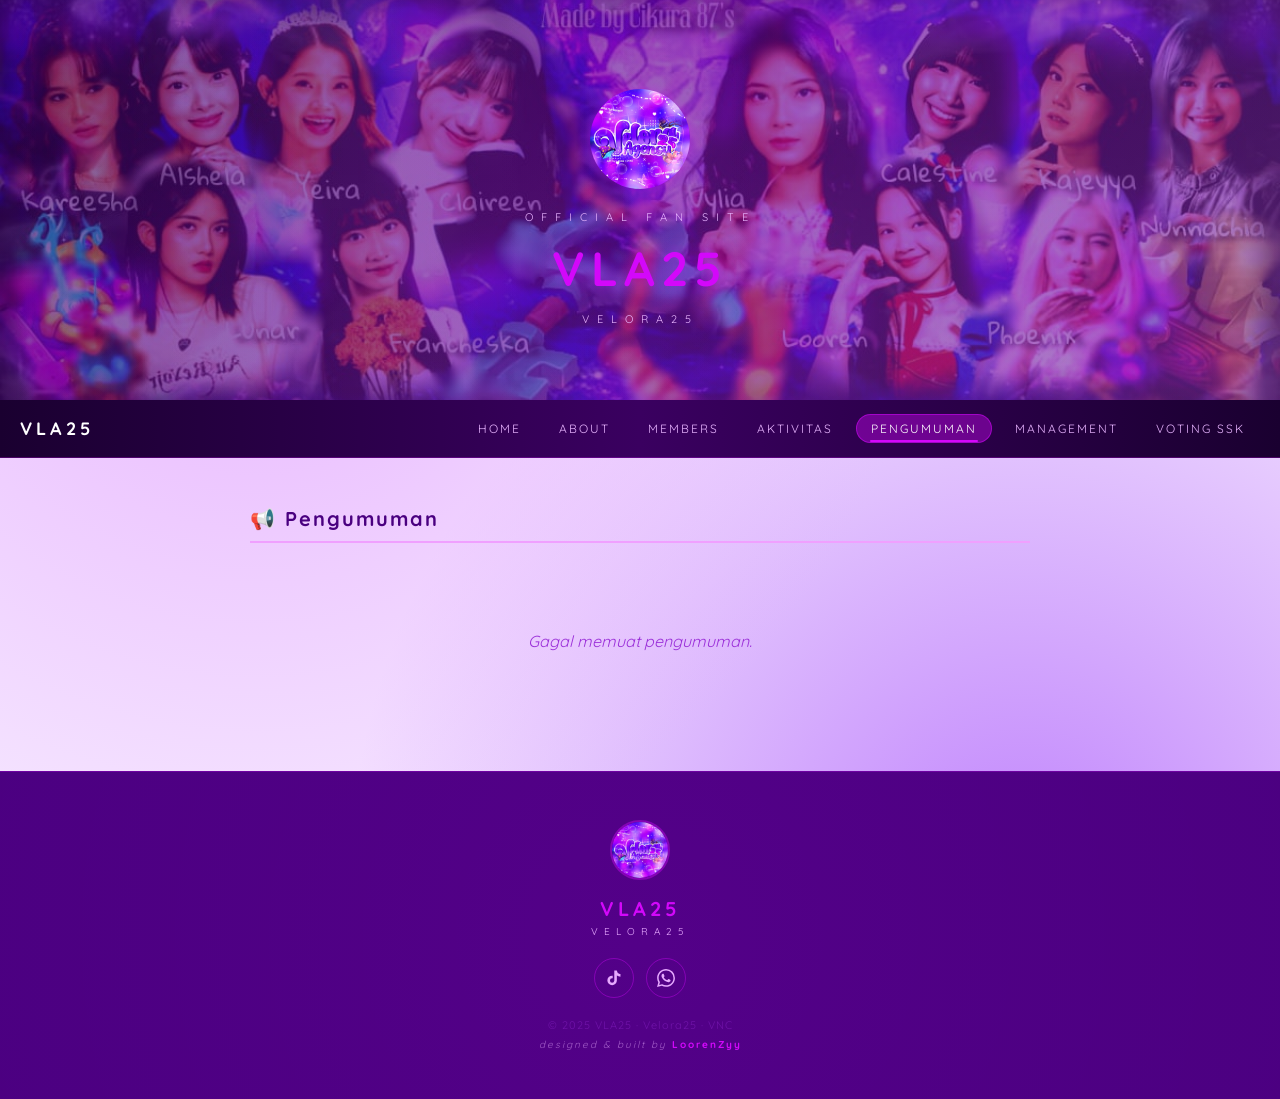
<file: pengumuman.html>
<!DOCTYPE html>
<html lang="id">
<head>
  <title>Pengumuman - VLA25</title>
  <meta name="viewport" content="width=device-width, initial-scale=1.0">
  <meta name="description" content="Pengumuman resmi terbaru dari VLA25 (Velora25).">
  <meta name="keywords" content="VLA25, Velora25, VNC, virtual agency, JKT48, fan site, cover lagu">
  <meta name="author" content="VLA25">
  <meta property="og:type" content="website">
  <meta property="og:site_name" content="VLA25">
  <meta property="og:title" content="Pengumuman - VLA25">
  <meta property="og:description" content="Pengumuman resmi terbaru dari VLA25 (Velora25).">
  <meta property="og:url" content="https://velora25.netlify.app/pengumuman.html">
  <meta property="og:image" content="https://velora25.netlify.app/logo.jpeg">
  <meta name="twitter:card" content="summary">
  <meta name="twitter:title" content="Pengumuman - VLA25">
  <meta name="twitter:description" content="Pengumuman resmi terbaru dari VLA25 (Velora25).">
  <meta name="twitter:image" content="https://velora25.netlify.app/logo.jpeg">
  <link rel="icon" type="image/jpeg" href="logo.jpeg">
  <link rel="apple-touch-icon" href="logo.jpeg">
  <link rel="preconnect" href="https://fonts.googleapis.com">
  <link href="https://fonts.googleapis.com/css2?family=Quicksand:wght@400;600;700&display=swap" rel="stylesheet">
  <link rel="stylesheet" href="animations.css">

  <style>
    *, *::before, *::after { box-sizing: border-box; margin: 0; padding: 0; }

    body {
      background-color: #f5e6ff;
      background-image:
        radial-gradient(circle at 20% 20%, #e8b4ff 0%, transparent 50%),
        radial-gradient(circle at 80% 80%, #c084fc 0%, transparent 50%);
      color: #4a0080;
      font-family: 'Quicksand', Arial, sans-serif;
      min-height: 100vh;
    }

    /* ══ HEADER ══ */
    .header {
      height: 400px;
      background-color: #4a0080;
      text-align: center; display: flex; flex-direction: column;
      align-items: center; justify-content: center;
      padding: 60px 20px 40px; position: relative; overflow: hidden;
    }
    .header::before {
      content: ''; position: absolute; top: -50%; left: -50%;
      width: 200%; height: 200%;
      background: radial-gradient(circle, #d308fa22 0%, transparent 60%);
      animation: shimmer 4s ease-in-out infinite; pointer-events: none;
    }
    @keyframes shimmer {
      0%, 100% { transform: translate(0, 0); }
      50%       { transform: translate(10%, 10%); }
    }
    .header-logo {
      width: 100px; height: 100px; border-radius: 50%; object-fit: cover;
      margin-bottom: 15px; animation: logoPulse 3s ease-in-out infinite;
      position: relative; z-index: 1;
    }
    @keyframes logoPulse {
      0%, 100% { transform: scale(1);     box-shadow: 0 0 0 0 #d308fa44; }
      50%       { transform: scale(1.06); box-shadow: 0 0 0 14px #d308fa00; }
    }
    .header .sub-judul {
      color: #e8b4ff; letter-spacing: 8px; font-size: 11px;
      margin: 6px 0; position: relative; z-index: 1;
    }
    .header h1 {
      color: #d308fa; letter-spacing: 6px; font-size: 48px; font-weight: 700;
      animation: titleGlow 2.5s ease-in-out infinite alternate;
      margin: 8px 0; position: relative; z-index: 1;
    }
    @keyframes titleGlow {
      from { text-shadow: 0 0 10px #d308fa66, 0 0 30px #d308fa33; }
      to   { text-shadow: 0 0 25px #d308facc, 0 0 60px #d308fa88; }
    }

    /* ══ NAVBAR ══ */
    .navbar {
      background: linear-gradient(90deg, #1a0030, #3a0060, #1a0030);
      display: flex; justify-content: center;
      padding: 0 20px; border-bottom: 1px solid #d308fa44;
      position: sticky; top: 0; z-index: 100;
    }
    .nav-inner {
      max-width: 1440px; width: 100%;
      display: flex; align-items: center; justify-content: space-between;
      padding: 14px 0;
    }
    .nav-brand { color: #fff; font-size: 18px; font-weight: 700; letter-spacing: 4px; text-decoration: none; }
    .nav-links { display: flex; gap: 8px; align-items: center; }
    .nav-links a {
      color: #e8b4ff; text-decoration: none; font-size: 12px;
      letter-spacing: 2px; text-transform: uppercase;
      padding: 6px 14px; border-radius: 20px;
      transition: all 0.3s; border: 1px solid transparent; position: relative;
    }
    .nav-links a::after {
      content: ''; position: absolute; bottom: 0; left: 50%;
      width: 0; height: 2px; background: #d308fa; border-radius: 2px;
      transition: width 0.3s ease, left 0.3s ease;
    }
    .nav-links a:hover { color: #fff; background: #d308fa22; }
    .nav-links a:hover::after, .nav-links a.aktif::after { width: 80%; left: 10%; }
    .nav-links a.aktif { color: #fff; background: #d308fa66; border-color: #d308fa88; }
    .hamburger { display: none; background: none; border: none; cursor: pointer; padding: 4px; }
    .hamburger span {
      display: block; width: 24px; height: 2px;
      background: #e8b4ff; margin: 5px 0; transition: all 0.3s; border-radius: 2px;
    }
    .hamburger.terbuka span:nth-child(1) { transform: translateY(7px) rotate(45deg); }
    .hamburger.terbuka span:nth-child(2) { opacity: 0; transform: scaleX(0); }
    .hamburger.terbuka span:nth-child(3) { transform: translateY(-7px) rotate(-45deg); }

    /* ══ KONTEN ══ */
    .konten {
      max-width: 860px;
      margin: 48px auto;
      padding: 0 40px;
    }
    .konten h2 {
      color: #4a0080; font-size: 20px; font-weight: 700;
      letter-spacing: 2px; border-bottom: 2px solid #f0a0ff;
      padding-bottom: 10px; margin-bottom: 28px;
    }

    /* ── Kartu Pengumuman ── */
    .kartu-pengumuman {
      background: #fff;
      border: 1px solid #d308fa44;
      border-radius: 16px;
      padding: 18px;
      margin-bottom: 16px;
      transition: transform 0.3s cubic-bezier(.22,.68,0,1.2),
                  box-shadow 0.3s ease, border-color 0.3s;
      box-shadow: 0 4px 15px #d308fa11;
      cursor: pointer;
    }
    .kartu-pengumuman:hover {
      transform: translateX(6px);
      box-shadow: 0 8px 28px #d308fa22;
      border-color: #d308fa88;
    }

    .kartu-preview {
      display: flex;
      align-items: center;
      gap: 18px;
    }

    .preview-foto {
      width: 84px; height: 84px;
      object-fit: cover; border-radius: 12px; flex-shrink: 0;
    }
    .preview-placeholder {
      width: 84px; height: 84px;
      background: #f0e6ff; border-radius: 12px; flex-shrink: 0;
      display: flex; align-items: center; justify-content: center;
      font-size: 28px; color: #9b30d9;
    }

    .preview-info { flex: 1; }

    .pengumuman-tanggal {
      font-size: 11px; letter-spacing: 2px;
      text-transform: uppercase; color: #9b30d9; margin-bottom: 5px;
    }
    .pengumuman-judul {
      font-size: 16px; font-weight: 700;
      color: #d308fa; margin-bottom: 10px; line-height: 1.4;
    }

    .tombol-more {
      display: inline-block;
      background: linear-gradient(135deg, #9b30d9, #d308fa);
      color: #fff; border: none;
      padding: 6px 18px; border-radius: 20px;
      font-size: 11px; letter-spacing: 1px; text-transform: uppercase;
      cursor: pointer; font-family: 'Quicksand', sans-serif; font-weight: 700;
      transition: transform 0.3s, box-shadow 0.3s;
      animation: tombolPulse 2s ease-in-out infinite;
      position: relative; overflow: hidden;
    }
    .tombol-more:hover {
      animation: none;
      transform: translateY(-2px);
      box-shadow: 0 6px 18px #d308fa55;
    }
    @keyframes tombolPulse {
      0%, 100% { box-shadow: 0 4px 15px #d308fa33; }
      50%       { box-shadow: 0 4px 25px #d308fa77; }
    }

    .kosong {
      text-align: center; color: #9b30d9;
      font-style: italic; padding: 60px 20px;
    }

    /* ══ FOOTER ══ */
    footer {
      background-color: #4a0080;
      text-align: center; padding: 48px 20px; margin-top: 60px;
      position: relative; overflow: hidden; border-top: 1px solid #d308fa44;
    }
    footer::before {
      content: ''; position: absolute; top: -50%; left: -50%;
      width: 200%; height: 200%;
      background: radial-gradient(circle, #d308fa11 0%, transparent 60%);
      pointer-events: none;
    }
    .footer-logo { width: 60px; height: 60px; border-radius: 50%; object-fit: cover; margin-bottom: 12px; border: 2px solid #d308fa66; }
    .footer-nama { color: #d308fa; font-size: 20px; font-weight: 700; letter-spacing: 4px; margin-bottom: 4px; }
    .footer-sub  { color: #e8b4ff; font-size: 10px; letter-spacing: 6px; margin-bottom: 20px; }
    .footer-sosmed { display: flex; justify-content: center; gap: 12px; margin-bottom: 20px; }
    .footer-sosmed a {
      display: flex; align-items: center; justify-content: center;
      width: 40px; height: 40px; border-radius: 50%;
      border: 1px solid #d308fa66; color: #e8b4ff; text-decoration: none; transition: all 0.3s;
    }
    .footer-sosmed a:hover { background: #d308fa33; border-color: #d308fa; color: #fff; transform: translateY(-3px); }
    .footer-copy { color: #9b30d966; font-size: 11px; letter-spacing: 1px; }

    /* ══ MOBILE ══ */
    @media (max-width: 768px) {
      .header h1 { font-size: 36px; }
      .hamburger { display: block; }
      .nav-links {
        display: none; flex-direction: column; gap: 0;
        width: 100%; max-height: 0; overflow: hidden; opacity: 0;
        transition: max-height 0.35s cubic-bezier(.4,0,.2,1), opacity 0.3s;
      }
      .nav-links.aktif { display: flex; max-height: 400px; opacity: 1; }
      .nav-links a { border-radius: 0; border-bottom: 1px solid #d308fa22; padding: 12px 20px; width: 100%; text-align: center; }
      .nav-inner { flex-wrap: wrap; }
      .konten { padding: 0 16px; margin: 28px auto; }
      .preview-foto, .preview-placeholder { width: 64px; height: 64px; font-size: 20px; }
      .pengumuman-judul { font-size: 14px; }
      .pengumuman-tanggal { font-size: 10px; }
      .tombol-more { font-size: 10px; padding: 5px 14px; }
    }

  
    /* ── PAGE TRANSITION OVERLAY ──
       Ganti warna #fdf3f6 di bawah untuk ubah warna overlay transisi.
       Pilihan: #fdf3f6 (pink tema), #ffffff (putih), #1a0a14 (gelap)      */
    #page-overlay {
      position: fixed; inset: 0; z-index: 9999;
      background: #fdf3f6;
      opacity: 0; pointer-events: none;
      transition: opacity 0.35s ease;
    }
    #page-overlay.fade-out { opacity: 1; pointer-events: all; }
  </style>
</head>
<body>
  <div id="page-overlay"></div>


  <!-- HEADER -->
  <div class="header">
    <img src="logo.jpeg" alt="Logo VLA25" class="header-logo">
    <p class="sub-judul">OFFICIAL FAN SITE</p>
    <h1>VLA25</h1>
    <p class="sub-judul">VELORA25</p>
  </div>

  <!-- NAVBAR -->
  <nav class="navbar">
    <div class="nav-inner">
      <a href="index.html" class="nav-brand">VLA25</a>
      <button class="hamburger" aria-label="Menu" id="hamburger">
        <span></span><span></span><span></span>
      </button>
      <div class="nav-links" id="nav-links">
        <a href="index.html">Home</a>
        <a href="about.html">About</a>
        <a href="members.html">Members</a>
        <a href="aktivitas.html">Aktivitas</a>
        <a href="pengumuman.html">Pengumuman</a>
        <a href="management.html">Management</a>
         <a href="voting.html">Voting SSK</a>
      </div>
    </div>
  </nav>

  <!-- KONTEN -->
  <div class="konten">
    <h2>📢 Pengumuman</h2>
    <div id="list-pengumuman">
      <!-- Skeleton -->
      <div class="kartu-pengumuman skeleton" style="height:108px;margin-bottom:16px;"></div>
      <div class="kartu-pengumuman skeleton" style="height:108px;margin-bottom:16px;animation-delay:0.1s;"></div>
      <div class="kartu-pengumuman skeleton" style="height:108px;margin-bottom:16px;animation-delay:0.2s;"></div>
      <div class="kartu-pengumuman skeleton" style="height:108px;margin-bottom:16px;animation-delay:0.3s;"></div>
    </div>
  </div>

  <!-- FOOTER -->
  <footer>
    <img src="logo.jpeg" alt="Logo VLA25" class="footer-logo">
    <div class="footer-nama">VLA25</div>
    <div class="footer-sub">VELORA25</div>
    <div class="footer-sosmed">
      <a href="https://www.tiktok.com/@velora25agency" target="_blank" title="TikTok">
        <svg width="18" height="18" viewBox="0 0 24 24" fill="currentColor">
          <path d="M19.59 6.69a4.83 4.83 0 01-3.77-4.25V2h-3.45v13.67a2.89 2.89 0 01-2.88 2.5 2.89 2.89 0 01-2.89-2.89 2.89 2.89 0 012.89-2.89c.28 0 .54.04.79.1V9.01a6.33 6.33 0 00-.79-.05 6.34 6.34 0 00-6.34 6.34 6.34 6.34 0 006.34 6.34 6.34 6.34 0 006.33-6.34V8.69a8.18 8.18 0 004.78 1.52V6.75a4.85 4.85 0 01-1.01-.06z"/>
        </svg>
      </a>
      <a href="https://whatsapp.com/channel/0029Vb6IoDd2ER6mPn09Jt2e" target="_blank" title="WhatsApp">
        <svg width="18" height="18" viewBox="0 0 24 24" fill="currentColor">
          <path d="M17.472 14.382c-.297-.149-1.758-.867-2.03-.967-.273-.099-.471-.148-.67.15-.197.297-.767.966-.94 1.164-.173.199-.347.223-.644.075-.297-.15-1.255-.463-2.39-1.475-.883-.788-1.48-1.761-1.653-2.059-.173-.297-.018-.458.13-.606.134-.133.298-.347.446-.52.149-.174.198-.298.298-.497.099-.198.05-.371-.025-.52-.075-.149-.669-1.612-.916-2.207-.242-.579-.487-.5-.669-.51-.173-.008-.371-.01-.57-.01-.198 0-.52.074-.792.372-.272.297-1.04 1.016-1.04 2.479 0 1.462 1.065 2.875 1.213 3.074.149.198 2.096 3.2 5.077 4.487.709.306 1.262.489 1.694.625.712.227 1.36.195 1.871.118.571-.085 1.758-.719 2.006-1.413.248-.694.248-1.289.173-1.413-.074-.124-.272-.198-.57-.347m-5.421 7.403h-.004a9.87 9.87 0 01-5.031-1.378l-.361-.214-3.741.982.998-3.648-.235-.374a9.86 9.86 0 01-1.51-5.26c.001-5.45 4.436-9.884 9.888-9.884 2.64 0 5.122 1.03 6.988 2.898a9.825 9.825 0 012.893 6.994c-.003 5.45-4.437 9.884-9.885 9.884m8.413-18.297A11.815 11.815 0 0012.05 0C5.495 0 .16 5.335.157 11.892c0 2.096.547 4.142 1.588 5.945L.057 24l6.305-1.654a11.882 11.882 0 005.683 1.448h.005c6.554 0 11.89-5.335 11.893-11.893a11.821 11.821 0 00-3.48-8.413Z"/>
        </svg>
      </a>
    </div>
    <div class="footer-copy">© 2025 VLA25 · Velora25 · VNC</div>
  <p style="color: #e8b4ff88; font-size: 10px; letter-spacing: 2px; margin: 6px 0 0; font-style: italic;">designed & built by <span style="color: #d308fa; font-weight: 700; font-style: normal; letter-spacing: 2px;">LoorenZyy</span></p>
  </footer>

  <script>
    /* ── SCROLL REVEAL (re-run setelah data dimuat) ── */
    function initReveal() {
      const obs = new IntersectionObserver((entries) => {
        entries.forEach(e => {
          if (e.isIntersecting) { e.target.classList.add('visible'); obs.unobserve(e.target); }
        });
      }, { threshold: 0.1 });
      document.querySelectorAll('.kartu-pengumuman:not(.skeleton)').forEach(el => {
        if (el.classList.contains('reveal')) return;
        el.classList.add('reveal');
        obs.observe(el);
      });
    }

    /* ── FETCH PENGUMUMAN ── */
    const SHEET_URL = "https://docs.google.com/spreadsheets/d/e/2PACX-1vRIB37AAHdM1-AU03TAyE-DZ6b7MJWZTOwsgOSvOa8V-rc4OL5wZtbObgxrXQtCP2aSkj4SeArRx1c6/pub?gid=975723668&single=true&output=tsv";
    const cont = document.getElementById('list-pengumuman');

    fetch(SHEET_URL)
      .then(r => r.text())
      .then(tsv => {
        const baris = tsv.trim().split('\n').slice(1).filter(b => b.trim());
        cont.innerHTML = '';

        if (!baris.length) {
          cont.innerHTML = '<div class="kosong">Belum ada pengumuman.</div>';
          return;
        }

        [...baris].reverse().forEach(b => {
          const k     = b.split('\t');
          const tgl   = k[0]?.trim() || '';
          const judul = k[1]?.trim() || '';
          const foto  = k[3]?.trim() || '';
          if (!judul) return;

          const kartu = document.createElement('div');
          kartu.className = 'kartu-pengumuman';
          kartu.innerHTML = `
            <div class="kartu-preview">
              ${foto
                ? `<img src="foto-pengumuman/${foto}" class="preview-foto" alt="${judul}">`
                : `<div class="preview-placeholder">📢</div>`
              }
              <div class="preview-info">
                <div class="pengumuman-tanggal">${tgl}</div>
                <div class="pengumuman-judul">${judul}</div>
                <button class="tombol-more">Selengkapnya</button>
              </div>
            </div>
          `;
          kartu.querySelector('.tombol-more').addEventListener('click', () => {
            window.location = `detail-pengumuman.html?judul=${encodeURIComponent(judul)}`;
          });
          cont.appendChild(kartu);
        });

        setTimeout(function(){ (window.vla_initReveal || initReveal)(); }, 100);
      })
      .catch(() => {
        cont.innerHTML = '<div class="kosong">Gagal memuat pengumuman.</div>';
      });
  </script>

  <script src="animations.js"></script>
  <script>
    // ── PAGE TRANSITION ──
    const _overlay = document.getElementById('page-overlay');
    document.querySelectorAll('a[href]').forEach(link => {
      const href = link.getAttribute('href');
      if (!href || href.startsWith('#') || href.startsWith('http') || href.startsWith('mailto') || href.startsWith('javascript')) return;
      link.addEventListener('click', function(e) {
        e.preventDefault();
        _overlay.classList.add('fade-out');
        setTimeout(() => { window.location.href = href; }, 370);
      });
    });
    window.addEventListener('pageshow', () => {
      _overlay.classList.remove('fade-out');
    });
  </script>
</body>
</html>
</file>
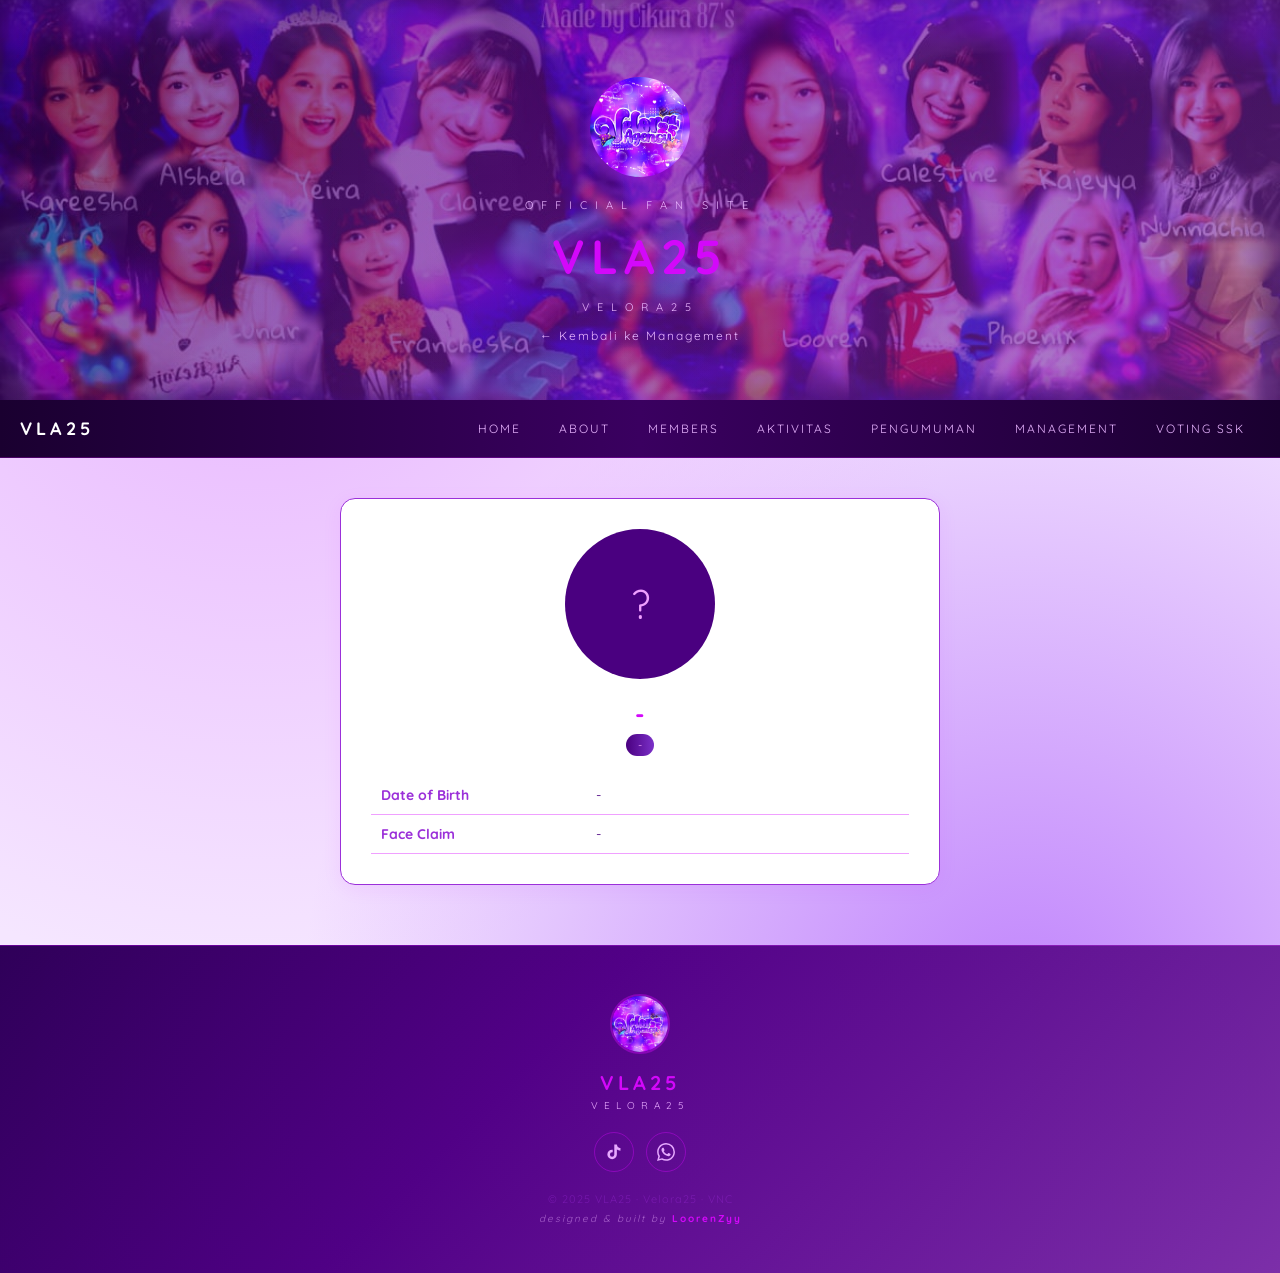
<file: profil-management.html>
<!DOCTYPE html>
<html lang="id">
<head>
  <title>Profil Management - VLA25</title>
  <meta name="viewport" content="width=device-width, initial-scale=1.0">
  <link rel="icon" type="image/jpeg" href="logo.jpeg">
  <link rel="apple-touch-icon" href="logo.jpeg">
  <link rel="preconnect" href="https://fonts.googleapis.com">
  <link href="https://fonts.googleapis.com/css2?family=Quicksand:wght@400;600;700&display=swap" rel="stylesheet">
  <link rel="stylesheet" href="animations.css">

  <style>
    *, *::before, *::after { box-sizing: border-box; margin: 0; padding: 0; }

    body {
      background-color: #f5e6ff;
      background-image: radial-gradient(circle at 20% 20%, #e8b4ff 0%, transparent 50%),
                        radial-gradient(circle at 80% 80%, #c084fc 0%, transparent 50%);
      color: #4a0080;
      font-family: 'Quicksand', Arial, sans-serif;
      min-height: 100vh;
    }

    /* ══ HEADER ══ */
    .header {
      height: 400px;
      background-color: #4a0080;
      text-align: center;
      display: flex; flex-direction: column;
      align-items: center; justify-content: center;
      padding: 60px 20px 40px;
      position: relative; overflow: hidden;
    }
    .header::before {
      content: ''; position: absolute; top: -50%; left: -50%;
      width: 200%; height: 200%;
      background: radial-gradient(circle, #d308fa22 0%, transparent 60%);
      animation: shimmer 4s ease-in-out infinite; pointer-events: none;
    }
    @keyframes shimmer {
      0%, 100% { transform: translate(0, 0); }
      50%       { transform: translate(10%, 10%); }
    }
    .header-logo {
      width: 100px; height: 100px; border-radius: 50%; object-fit: cover;
      margin-bottom: 15px; animation: logoPulse 3s ease-in-out infinite;
      position: relative; z-index: 1;
    }
    @keyframes logoPulse {
      0%, 100% { transform: scale(1);     box-shadow: 0 0 0 0 #d308fa44; }
      50%       { transform: scale(1.06); box-shadow: 0 0 0 14px #d308fa00; }
    }
    .header .sub-judul {
      color: #e8b4ff; letter-spacing: 8px; font-size: 11px;
      margin: 6px 0; position: relative; z-index: 1;
    }
    .header h1 {
      color: #d308fa; letter-spacing: 6px; font-size: 48px; font-weight: 700;
      animation: titleGlow 2.5s ease-in-out infinite alternate;
      margin: 8px 0; position: relative; z-index: 1;
    }
    @keyframes titleGlow {
      from { text-shadow: 0 0 10px #d308fa66, 0 0 30px #d308fa33; }
      to   { text-shadow: 0 0 25px #d308facc, 0 0 60px #d308fa88; }
    }
    .header-back {
      color: #e8b4ff; font-size: 12px; letter-spacing: 2px;
      text-decoration: none; position: relative; z-index: 1;
      margin-top: 8px; transition: color 0.3s; display: inline-block;
    }
    .header-back:hover { color: #fff; }

    /* ══ NAVBAR ══ */
    .navbar {
      background: linear-gradient(90deg, #1a0030, #3a0060, #1a0030);
      display: flex; justify-content: center;
      padding: 0 20px; border-bottom: 1px solid #d308fa44;
      position: sticky; top: 0; z-index: 100;
    }
    .nav-inner {
      max-width: 1440px; width: 100%;
      display: flex; align-items: center; justify-content: space-between;
      padding: 14px 0;
    }
    .nav-brand { color: #fff; font-size: 18px; font-weight: 700; letter-spacing: 4px; text-decoration: none; }
    .nav-links { display: flex; gap: 8px; align-items: center; }
    .nav-links a {
      color: #e8b4ff; text-decoration: none; font-size: 12px;
      letter-spacing: 2px; text-transform: uppercase;
      padding: 6px 14px; border-radius: 20px;
      transition: all 0.3s; border: 1px solid transparent; position: relative;
    }
    .nav-links a::after {
      content: ''; position: absolute; bottom: 0; left: 50%;
      width: 0; height: 2px; background: #d308fa; border-radius: 2px;
      transition: width 0.3s ease, left 0.3s ease;
    }
    .nav-links a:hover { color: #fff; background: #d308fa22; }
    .nav-links a:hover::after, .nav-links a.aktif::after { width: 80%; left: 10%; }
    .nav-links a.aktif { color: #fff; background: #d308fa66; border-color: #d308fa88; }
    .hamburger { display: none; background: none; border: none; cursor: pointer; padding: 4px; }
    .hamburger span {
      display: block; width: 24px; height: 2px;
      background: #e8b4ff; margin: 5px 0; transition: all 0.3s; border-radius: 2px;
    }
    .hamburger.terbuka span:nth-child(1) { transform: translateY(7px) rotate(45deg); }
    .hamburger.terbuka span:nth-child(2) { opacity: 0; transform: scaleX(0); }
    .hamburger.terbuka span:nth-child(3) { transform: translateY(-7px) rotate(-45deg); }

    /* ══ PROFIL ══ */
    .profil-box {
      max-width: 600px;
      margin: 40px auto;
      padding: 30px;
      border: 1px solid #9b30d9;
      border-radius: 15px;
      background-color: #ffffff;
      box-shadow: 0 4px 20px #d308fa11;
    }

    .foto-placeholder {
      width: 150px; height: 150px;
      border-radius: 50%;
      background-color: #4a0080;
      display: flex; align-items: center; justify-content: center;
      margin: 0 auto 20px;
      font-size: 40px; color: #f0a0ff;
      overflow: hidden;
    }

    .nama {
      text-align: center; font-size: 24px; font-weight: bold;
      color: #d308fa; margin-bottom: 5px;
    }

    .badge {
      background: linear-gradient(90deg, #4a0080, #7b30c8, #4a0080);
      background-size: 200% auto;
      animation: badgeShimmer 2.5s linear infinite;
      color: #f0a0ff; font-size: 11px;
      padding: 4px 12px; border-radius: 20px;
      margin: 0 auto 20px; display: block;
      text-align: center; width: fit-content;
    }
    @keyframes badgeShimmer {
      from { background-position: 0% center; }
      to   { background-position: 200% center; }
    }

    .info-table {
      width: 100%; border-collapse: collapse; margin-top: 10px;
    }
    .info-table td {
      padding: 10px; border-bottom: 1px solid #f0a0ff; font-size: 14px;
    }
    .info-table td:first-child {
      color: #9b30d9; font-weight: bold; width: 40%;
    }

    /* ══ FOOTER ══ */
    footer {
      background: linear-gradient(135deg, #2d0057 0%, #4a0080 40%, #7b2fa8 100%);
      text-align: center; padding: 48px 20px; margin-top: 60px;
      position: relative; overflow: hidden; border-top: 1px solid #d308fa44;
    }
    footer::before {
      content: ''; position: absolute; top: -50%; left: -50%;
      width: 200%; height: 200%;
      background: radial-gradient(circle, #d308fa11 0%, transparent 60%);
      pointer-events: none;
    }
    .footer-logo { width: 60px; height: 60px; border-radius: 50%; object-fit: cover; margin-bottom: 12px; border: 2px solid #d308fa66; }
    .footer-nama { color: #d308fa; font-size: 20px; font-weight: 700; letter-spacing: 4px; margin-bottom: 4px; }
    .footer-sub  { color: #e8b4ff; font-size: 10px; letter-spacing: 6px; margin-bottom: 20px; }
    .footer-sosmed { display: flex; justify-content: center; gap: 12px; margin-bottom: 20px; }
    .footer-sosmed a {
      display: flex; align-items: center; justify-content: center;
      width: 40px; height: 40px; border-radius: 50%;
      border: 1px solid #d308fa66; color: #e8b4ff; text-decoration: none; transition: all 0.3s;
    }
    .footer-sosmed a:hover { background: #d308fa33; border-color: #d308fa; color: #fff; transform: translateY(-3px); }
    .footer-copy { color: #9b30d966; font-size: 11px; letter-spacing: 1px; }

    /* ══ MOBILE ══ */
    @media (max-width: 768px) {
      .header h1 { font-size: 36px; }
      .hamburger { display: block; }
      .nav-links {
        display: none; flex-direction: column; gap: 0;
        width: 100%; max-height: 0; overflow: hidden; opacity: 0;
        transition: max-height 0.35s cubic-bezier(.4,0,.2,1), opacity 0.3s;
      }
      .nav-links.aktif { display: flex; max-height: 400px; opacity: 1; }
      .nav-links a { border-radius: 0; border-bottom: 1px solid #d308fa22; padding: 12px 20px; width: 100%; text-align: center; }
      .nav-inner { flex-wrap: wrap; }
      .profil-box { margin: 20px 16px; padding: 20px 16px; }
      .foto-placeholder { width: 120px; height: 120px; font-size: 32px; }
      .nama { font-size: 20px; }
      .info-table td { font-size: 13px; padding: 8px; }
    }
  </style>
</head>
<body>

  <!-- HEADER -->
  <div class="header">
    <img src="logo.jpeg" alt="Logo VLA25" class="header-logo">
    <p class="sub-judul">OFFICIAL FAN SITE</p>
    <h1>VLA25</h1>
    <p class="sub-judul">VELORA25</p>
    <a href="management.html" class="header-back">← Kembali ke Management</a>
  </div>

  <!-- NAVBAR -->
  <nav class="navbar">
    <div class="nav-inner">
      <a href="index.html" class="nav-brand">VLA25</a>
      <button class="hamburger" aria-label="Menu" id="hamburger">
        <span></span><span></span><span></span>
      </button>
      <div class="nav-links" id="nav-links">
        <a href="index.html">Home</a>
        <a href="about.html">About</a>
        <a href="members.html">Members</a>
        <a href="aktivitas.html">Aktivitas</a>
        <a href="pengumuman.html">Pengumuman</a>
        <a href="management.html">Management</a>
         <a href="voting.html">Voting SSK</a>
      </div>
    </div>
  </nav>

  <!-- PROFIL -->
  <div class="profil-box">
    <div class="foto-placeholder" id="foto">?</div>
    <div class="nama" id="nama">-</div>
    <div class="badge" id="jabatan">-</div>
    <table class="info-table">
      <tr><td>Date of Birth</td><td id="dob">-</td></tr>
      <tr><td>Face Claim</td><td id="faceclaim">-</td></tr>
    </table>
  </div>

  <!-- FOOTER -->
  <footer>
    <img src="logo.jpeg" alt="Logo VLA25" class="footer-logo">
    <div class="footer-nama">VLA25</div>
    <div class="footer-sub">VELORA25</div>
    <div class="footer-sosmed">
      <a href="https://www.tiktok.com/@velora25agency" target="_blank" title="TikTok">
        <svg width="18" height="18" viewBox="0 0 24 24" fill="currentColor"><path d="M19.59 6.69a4.83 4.83 0 01-3.77-4.25V2h-3.45v13.67a2.89 2.89 0 01-2.88 2.5 2.89 2.89 0 01-2.89-2.89 2.89 2.89 0 012.89-2.89c.28 0 .54.04.79.1V9.01a6.33 6.33 0 00-.79-.05 6.34 6.34 0 00-6.34 6.34 6.34 6.34 0 006.34 6.34 6.34 6.34 0 006.33-6.34V8.69a8.18 8.18 0 004.78 1.52V6.75a4.85 4.85 0 01-1.01-.06z"/></svg>
      </a>
      <a href="https://whatsapp.com/channel/0029Vb6IoDd2ER6mPn09Jt2e" target="_blank" title="WhatsApp">
        <svg width="18" height="18" viewBox="0 0 24 24" fill="currentColor"><path d="M17.472 14.382c-.297-.149-1.758-.867-2.03-.967-.273-.099-.471-.148-.67.15-.197.297-.767.966-.94 1.164-.173.199-.347.223-.644.075-.297-.15-1.255-.463-2.39-1.475-.883-.788-1.48-1.761-1.653-2.059-.173-.297-.018-.458.13-.606.134-.133.298-.347.446-.52.149-.174.198-.298.298-.497.099-.198.05-.371-.025-.52-.075-.149-.669-1.612-.916-2.207-.242-.579-.487-.5-.669-.51-.173-.008-.371-.01-.57-.01-.198 0-.52.074-.792.372-.272.297-1.04 1.016-1.04 2.479 0 1.462 1.065 2.875 1.213 3.074.149.198 2.096 3.2 5.077 4.487.709.306 1.262.489 1.694.625.712.227 1.36.195 1.871.118.571-.085 1.758-.719 2.006-1.413.248-.694.248-1.289.173-1.413-.074-.124-.272-.198-.57-.347m-5.421 7.403h-.004a9.87 9.87 0 01-5.031-1.378l-.361-.214-3.741.982.998-3.648-.235-.374a9.86 9.86 0 01-1.51-5.26c.001-5.45 4.436-9.884 9.888-9.884 2.64 0 5.122 1.03 6.988 2.898a9.825 9.825 0 012.893 6.994c-.003 5.45-4.437 9.884-9.885 9.884m8.413-18.297A11.815 11.815 0 0012.05 0C5.495 0 .16 5.335.157 11.892c0 2.096.547 4.142 1.588 5.945L.057 24l6.305-1.654a11.882 11.882 0 005.683 1.448h.005c6.554 0 11.89-5.335 11.893-11.893a11.821 11.821 0 00-3.48-8.413Z"/></svg>
      </a>
    </div>
    <div class="footer-copy">© 2025 VLA25 · Velora25 · VNC</div>
    <p style="color: #e8b4ff88; font-size: 10px; letter-spacing: 2px; margin: 6px 0 0; font-style: italic;">designed & built by <span style="color: #d308fa; font-weight: 700; font-style: normal; letter-spacing: 2px;">LoorenZyy</span></p>
  </footer>

  <script>
    const SHEET_URL = "https://docs.google.com/spreadsheets/d/e/2PACX-1vRIB37AAHdM1-AU03TAyE-DZ6b7MJWZTOwsgOSvOa8V-rc4OL5wZtbObgxrXQtCP2aSkj4SeArRx1c6/pub?gid=227599210&single=true&output=csv";
    const params   = new URLSearchParams(window.location.search);
    const namaCari = params.get('nama');

    fetch(SHEET_URL)
      .then(res => res.text())
      .then(csv => {
        const baris = csv.trim().split('\n').slice(1);
        baris.forEach(b => {
          const kolom    = b.split(',');
          const nama     = kolom[0]?.trim();
          const jabatan  = kolom[2]?.trim();
          const dob      = kolom[3]?.trim();
          const faceclaim= kolom[4]?.trim();
          const foto     = kolom[5]?.trim();

          if (nama !== namaCari) return;

          document.getElementById('nama').textContent     = nama;
          document.getElementById('jabatan').textContent  = jabatan || '-';
          document.getElementById('dob').textContent      = dob || '?';
          document.getElementById('faceclaim').textContent= faceclaim || '?';
          document.title = nama + ' - VLA25';

          if (foto) {
            document.getElementById('foto').innerHTML =
              `<img src="idcmanagement/${foto}" alt="${nama}" style="width:150px;height:150px;border-radius:50%;object-fit:cover;object-position:center;">`;
          }
        });
      });
  </script>

  <script src="animations.js"></script>
</body>
</html>
</file>
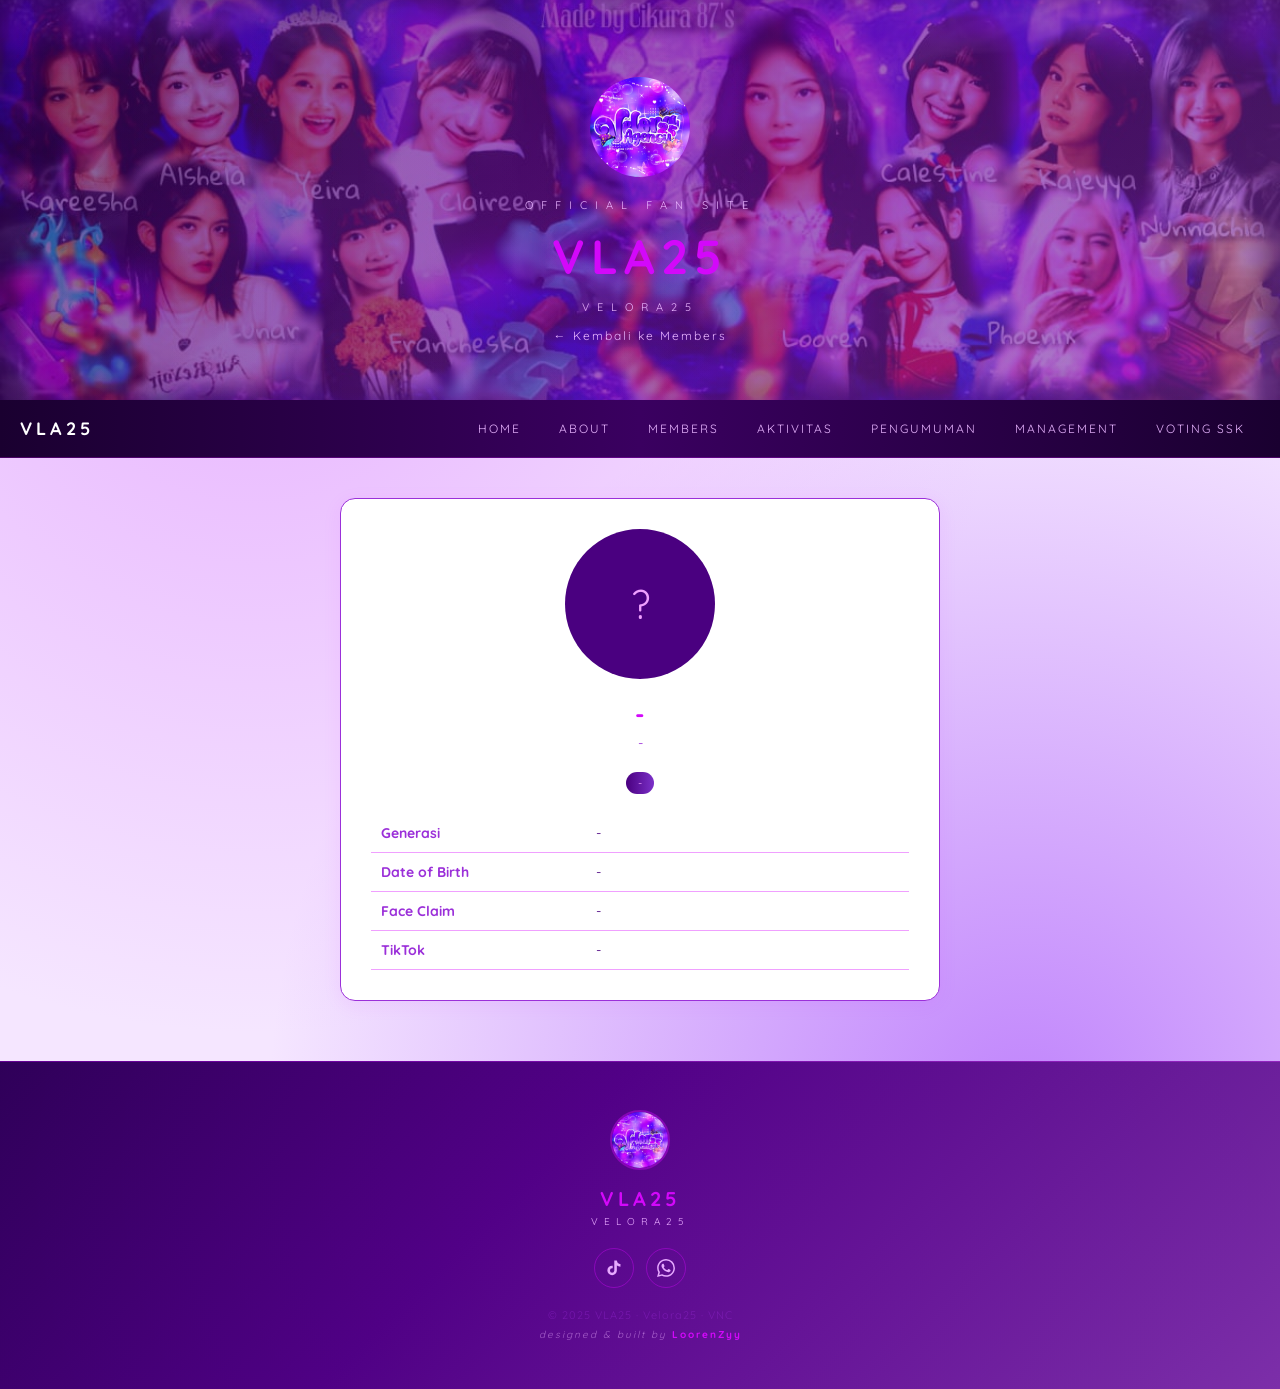
<file: profil.html>
<!DOCTYPE html>
<html lang="id">
<head>
  <title>Profil Member - VLA25</title>
  <meta name="viewport" content="width=device-width, initial-scale=1.0">
  <link rel="icon" type="image/jpeg" href="logo.jpeg">
  <link rel="apple-touch-icon" href="logo.jpeg">
  <link rel="preconnect" href="https://fonts.googleapis.com">
  <link href="https://fonts.googleapis.com/css2?family=Quicksand:wght@400;600;700&display=swap" rel="stylesheet">
  <link rel="stylesheet" href="animations.css">

  <style>
    *, *::before, *::after { box-sizing: border-box; margin: 0; padding: 0; }

    /* ── VIEW TRANSITION: morph avatar → foto profil ── */
    ::view-transition-old(member-avatar) {
      animation: vtZoomOut 0.35s cubic-bezier(.4,0,.2,1) both;
    }
    ::view-transition-new(member-avatar) {
      animation: vtZoomIn 0.45s cubic-bezier(.22,.68,0,1.2) both;
    }
    @keyframes vtZoomOut {
      from { transform: scale(1);    opacity: 1; border-radius: 50%; }
      to   { transform: scale(1.18); opacity: 0; border-radius: 50%; }
    }
    @keyframes vtZoomIn {
      from { transform: scale(0.65); opacity: 0; border-radius: 50%; }
      to   { transform: scale(1);    opacity: 1; border-radius: 50%; }
    }
    /* Halaman lain fade in smooth selama morph berlangsung */
    ::view-transition-old(root) {
      animation: none;
      mix-blend-mode: normal;
    }
    ::view-transition-new(root) {
      animation: vtPageIn 0.45s ease both;
    }
    @keyframes vtPageIn { from { opacity: 0; } to { opacity: 1; } }

    body {
      background-color: #f5e6ff;
      background-image: radial-gradient(circle at 20% 20%, #e8b4ff 0%, transparent 50%),
                        radial-gradient(circle at 80% 80%, #c084fc 0%, transparent 50%);
      color: #4a0080;
      font-family: 'Quicksand', Arial, sans-serif;
      min-height: 100vh;
    }

    /* ══ HEADER ══ */
    .header {
      height: 400px;
      background-color: #4a0080;
      text-align: center;
      display: flex; flex-direction: column;
      align-items: center; justify-content: center;
      padding: 60px 20px 40px;
      position: relative; overflow: hidden;
    }
    .header::before {
      content: ''; position: absolute; top: -50%; left: -50%;
      width: 200%; height: 200%;
      background: radial-gradient(circle, #d308fa22 0%, transparent 60%);
      animation: shimmer 4s ease-in-out infinite; pointer-events: none;
    }
    @keyframes shimmer {
      0%, 100% { transform: translate(0, 0); }
      50%       { transform: translate(10%, 10%); }
    }
    .header-logo {
      width: 100px; height: 100px; border-radius: 50%; object-fit: cover;
      margin-bottom: 15px; animation: logoPulse 3s ease-in-out infinite;
      position: relative; z-index: 1;
    }
    @keyframes logoPulse {
      0%, 100% { transform: scale(1);     box-shadow: 0 0 0 0 #d308fa44; }
      50%       { transform: scale(1.06); box-shadow: 0 0 0 14px #d308fa00; }
    }
    .header .sub-judul {
      color: #e8b4ff; letter-spacing: 8px; font-size: 11px;
      margin: 6px 0; position: relative; z-index: 1;
    }
    .header h1 {
      color: #d308fa; letter-spacing: 6px; font-size: 48px; font-weight: 700;
      animation: titleGlow 2.5s ease-in-out infinite alternate;
      margin: 8px 0; position: relative; z-index: 1;
    }
    @keyframes titleGlow {
      from { text-shadow: 0 0 10px #d308fa66, 0 0 30px #d308fa33; }
      to   { text-shadow: 0 0 25px #d308facc, 0 0 60px #d308fa88; }
    }
    .header-back {
      color: #e8b4ff; font-size: 12px; letter-spacing: 2px;
      text-decoration: none; position: relative; z-index: 1;
      margin-top: 8px; transition: color 0.3s; display: inline-block;
    }
    .header-back:hover { color: #fff; }

    /* ══ NAVBAR ══ */
    .navbar {
      background: linear-gradient(90deg, #1a0030, #3a0060, #1a0030);
      display: flex; justify-content: center;
      padding: 0 20px; border-bottom: 1px solid #d308fa44;
      position: sticky; top: 0; z-index: 100;
    }
    .nav-inner {
      max-width: 1440px; width: 100%;
      display: flex; align-items: center; justify-content: space-between;
      padding: 14px 0;
    }
    .nav-brand { color: #fff; font-size: 18px; font-weight: 700; letter-spacing: 4px; text-decoration: none; }
    .nav-links { display: flex; gap: 8px; align-items: center; }
    .nav-links a {
      color: #e8b4ff; text-decoration: none; font-size: 12px;
      letter-spacing: 2px; text-transform: uppercase;
      padding: 6px 14px; border-radius: 20px;
      transition: all 0.3s; border: 1px solid transparent; position: relative;
    }
    .nav-links a::after {
      content: ''; position: absolute; bottom: 0; left: 50%;
      width: 0; height: 2px; background: #d308fa; border-radius: 2px;
      transition: width 0.3s ease, left 0.3s ease;
    }
    .nav-links a:hover { color: #fff; background: #d308fa22; }
    .nav-links a:hover::after, .nav-links a.aktif::after { width: 80%; left: 10%; }
    .nav-links a.aktif { color: #fff; background: #d308fa66; border-color: #d308fa88; }
    .hamburger { display: none; background: none; border: none; cursor: pointer; padding: 4px; }
    .hamburger span {
      display: block; width: 24px; height: 2px;
      background: #e8b4ff; margin: 5px 0; transition: all 0.3s; border-radius: 2px;
    }
    .hamburger.terbuka span:nth-child(1) { transform: translateY(7px) rotate(45deg); }
    .hamburger.terbuka span:nth-child(2) { opacity: 0; transform: scaleX(0); }
    .hamburger.terbuka span:nth-child(3) { transform: translateY(-7px) rotate(-45deg); }

    /* ══ PROFIL ══ */
    .profil-box {
      max-width: 600px;
      margin: 40px auto;
      padding: 30px;
      border: 1px solid #9b30d9;
      border-radius: 15px;
      background-color: #ffffff;
      box-shadow: 0 4px 20px #d308fa11;
    }

    .foto-placeholder {
      width: 150px; height: 150px;
      border-radius: 50%;
      background-color: #4a0080;
      display: flex; align-items: center; justify-content: center;
      margin: 0 auto 20px;
      font-size: 40px; color: #f0a0ff;
      overflow: hidden;
      view-transition-name: member-avatar;
    }

    .stage-name {
      text-align: center; font-size: 24px; font-weight: bold;
      color: #d308fa; margin-bottom: 5px;
    }

    .full-name {
      text-align: center; font-size: 14px;
      color: #9b30d9; margin-bottom: 20px;
    }

    .badge {
      background: linear-gradient(90deg, #4a0080, #7b30c8, #4a0080);
      background-size: 200% auto;
      animation: badgeShimmer 2.5s linear infinite;
      color: #f0a0ff; font-size: 11px;
      padding: 4px 12px; border-radius: 20px;
      margin: 0 auto 20px; display: block;
      text-align: center; width: fit-content;
    }
    @keyframes badgeShimmer {
      from { background-position: 0% center; }
      to   { background-position: 200% center; }
    }

    .info-table {
      width: 100%; border-collapse: collapse; margin-top: 10px;
    }
    .info-table td {
      padding: 10px; border-bottom: 1px solid #f0a0ff; font-size: 14px;
    }
    .info-table td:first-child {
      color: #9b30d9; font-weight: bold; width: 40%;
    }

    /* ══ FOOTER ══ */
    footer {
      background: linear-gradient(135deg, #2d0057 0%, #4a0080 40%, #7b2fa8 100%);
      text-align: center; padding: 48px 20px; margin-top: 60px;
      position: relative; overflow: hidden; border-top: 1px solid #d308fa44;
    }
    footer::before {
      content: ''; position: absolute; top: -50%; left: -50%;
      width: 200%; height: 200%;
      background: radial-gradient(circle, #d308fa11 0%, transparent 60%);
      pointer-events: none;
    }
    .footer-logo { width: 60px; height: 60px; border-radius: 50%; object-fit: cover; margin-bottom: 12px; border: 2px solid #d308fa66; }
    .footer-nama { color: #d308fa; font-size: 20px; font-weight: 700; letter-spacing: 4px; margin-bottom: 4px; }
    .footer-sub  { color: #e8b4ff; font-size: 10px; letter-spacing: 6px; margin-bottom: 20px; }
    .footer-sosmed { display: flex; justify-content: center; gap: 12px; margin-bottom: 20px; }
    .footer-sosmed a {
      display: flex; align-items: center; justify-content: center;
      width: 40px; height: 40px; border-radius: 50%;
      border: 1px solid #d308fa66; color: #e8b4ff; text-decoration: none; transition: all 0.3s;
    }
    .footer-sosmed a:hover { background: #d308fa33; border-color: #d308fa; color: #fff; transform: translateY(-3px); }
    .footer-copy { color: #9b30d966; font-size: 11px; letter-spacing: 1px; }

    /* ══ MOBILE ══ */
    @media (max-width: 768px) {
      .header h1 { font-size: 36px; }
      .hamburger { display: block; }
      .nav-links {
        display: none; flex-direction: column; gap: 0;
        width: 100%; max-height: 0; overflow: hidden; opacity: 0;
        transition: max-height 0.35s cubic-bezier(.4,0,.2,1), opacity 0.3s;
      }
      .nav-links.aktif { display: flex; max-height: 400px; opacity: 1; }
      .nav-links a { border-radius: 0; border-bottom: 1px solid #d308fa22; padding: 12px 20px; width: 100%; text-align: center; }
      .nav-inner { flex-wrap: wrap; }
      .profil-box { margin: 20px 16px; padding: 20px 16px; }
      .foto-placeholder { width: 120px; height: 120px; font-size: 32px; }
      .stage-name { font-size: 20px; }
      .full-name { font-size: 13px; }
      .info-table td { font-size: 13px; padding: 8px; }
    }
  </style>
</head>
<body>

  <!-- HEADER -->
  <div class="header">
    <img src="logo.jpeg" alt="Logo VLA25" class="header-logo">
    <p class="sub-judul">OFFICIAL FAN SITE</p>
    <h1>VLA25</h1>
    <p class="sub-judul">VELORA25</p>
    <a href="members.html" class="header-back">← Kembali ke Members</a>
  </div>

  <!-- NAVBAR -->
  <nav class="navbar">
    <div class="nav-inner">
      <a href="index.html" class="nav-brand">VLA25</a>
      <button class="hamburger" aria-label="Menu" id="hamburger">
        <span></span><span></span><span></span>
      </button>
      <div class="nav-links" id="nav-links">
        <a href="index.html">Home</a>
        <a href="about.html">About</a>
        <a href="members.html">Members</a>
        <a href="aktivitas.html">Aktivitas</a>
        <a href="pengumuman.html">Pengumuman</a>
        <a href="management.html">Management</a>
         <a href="voting.html">Voting SSK</a>
      </div>
    </div>
  </nav>

  <!-- PROFIL -->
  <div class="profil-box">
    <div class="foto-placeholder" id="foto">?</div>
    <div class="stage-name" id="stage-name">-</div>
    <div class="full-name" id="full-name">-</div>
    <div class="badge" id="status">-</div>
    <table class="info-table">
      <tr><td>Generasi</td><td id="gen">-</td></tr>
      <tr><td>Date of Birth</td><td id="dob">-</td></tr>
      <tr><td>Face Claim</td><td id="faceclaim">-</td></tr>
      <tr><td>TikTok</td><td id="tiktok">-</td></tr>
    </table>
  </div>

  <!-- FOOTER -->
  <footer>
    <img src="logo.jpeg" alt="Logo VLA25" class="footer-logo">
    <div class="footer-nama">VLA25</div>
    <div class="footer-sub">VELORA25</div>
    <div class="footer-sosmed">
      <a href="https://www.tiktok.com/@velora25agency" target="_blank" title="TikTok">
        <svg width="18" height="18" viewBox="0 0 24 24" fill="currentColor"><path d="M19.59 6.69a4.83 4.83 0 01-3.77-4.25V2h-3.45v13.67a2.89 2.89 0 01-2.88 2.5 2.89 2.89 0 01-2.89-2.89 2.89 2.89 0 012.89-2.89c.28 0 .54.04.79.1V9.01a6.33 6.33 0 00-.79-.05 6.34 6.34 0 00-6.34 6.34 6.34 6.34 0 006.34 6.34 6.34 6.34 0 006.33-6.34V8.69a8.18 8.18 0 004.78 1.52V6.75a4.85 4.85 0 01-1.01-.06z"/></svg>
      </a>
      <a href="https://whatsapp.com/channel/0029Vb6IoDd2ER6mPn09Jt2e" target="_blank" title="WhatsApp">
        <svg width="18" height="18" viewBox="0 0 24 24" fill="currentColor"><path d="M17.472 14.382c-.297-.149-1.758-.867-2.03-.967-.273-.099-.471-.148-.67.15-.197.297-.767.966-.94 1.164-.173.199-.347.223-.644.075-.297-.15-1.255-.463-2.39-1.475-.883-.788-1.48-1.761-1.653-2.059-.173-.297-.018-.458.13-.606.134-.133.298-.347.446-.52.149-.174.198-.298.298-.497.099-.198.05-.371-.025-.52-.075-.149-.669-1.612-.916-2.207-.242-.579-.487-.5-.669-.51-.173-.008-.371-.01-.57-.01-.198 0-.52.074-.792.372-.272.297-1.04 1.016-1.04 2.479 0 1.462 1.065 2.875 1.213 3.074.149.198 2.096 3.2 5.077 4.487.709.306 1.262.489 1.694.625.712.227 1.36.195 1.871.118.571-.085 1.758-.719 2.006-1.413.248-.694.248-1.289.173-1.413-.074-.124-.272-.198-.57-.347m-5.421 7.403h-.004a9.87 9.87 0 01-5.031-1.378l-.361-.214-3.741.982.998-3.648-.235-.374a9.86 9.86 0 01-1.51-5.26c.001-5.45 4.436-9.884 9.888-9.884 2.64 0 5.122 1.03 6.988 2.898a9.825 9.825 0 012.893 6.994c-.003 5.45-4.437 9.884-9.885 9.884m8.413-18.297A11.815 11.815 0 0012.05 0C5.495 0 .16 5.335.157 11.892c0 2.096.547 4.142 1.588 5.945L.057 24l6.305-1.654a11.882 11.882 0 005.683 1.448h.005c6.554 0 11.89-5.335 11.893-11.893a11.821 11.821 0 00-3.48-8.413Z"/></svg>
      </a>
    </div>
    <div class="footer-copy">© 2025 VLA25 · Velora25 · VNC</div>
    <p style="color: #e8b4ff88; font-size: 10px; letter-spacing: 2px; margin: 6px 0 0; font-style: italic;">designed & built by <span style="color: #d308fa; font-weight: 700; font-style: normal; letter-spacing: 2px;">LoorenZyy</span></p>
  </footer>

  <script>
    const SHEET_URL = "https://docs.google.com/spreadsheets/d/e/2PACX-1vRIB37AAHdM1-AU03TAyE-DZ6b7MJWZTOwsgOSvOa8V-rc4OL5wZtbObgxrXQtCP2aSkj4SeArRx1c6/pub?gid=0&single=true&output=csv";
    const params   = new URLSearchParams(window.location.search);
    const namaCari = params.get('nama');

    fetch(SHEET_URL)
      .then(res => res.text())
      .then(csv => {
        const baris = csv.trim().split('\n').slice(1);
        baris.forEach(b => {
          const kolom     = b.split(',');
          const gen       = kolom[0]?.trim();
          const fullName  = kolom[1]?.trim();
          const stageName = kolom[2]?.trim();
          const faceclaim = kolom[3]?.trim();
          const dob       = kolom[4]?.trim();
          const status    = kolom[5]?.trim();
          const foto      = kolom[6]?.trim();
          const tiktok    = kolom[7]?.trim();

          if (fullName !== namaCari) return;

          document.getElementById('stage-name').textContent = stageName || fullName;
          document.getElementById('full-name').textContent  = fullName;
          document.getElementById('gen').textContent        = gen || '-';
          document.getElementById('status').textContent     = status || '-';
          document.getElementById('dob').textContent        = dob || '?';
          document.getElementById('faceclaim').textContent  = faceclaim || '?';
          document.title = (stageName || fullName) + ' - VLA25';

          const tiktokEl = document.getElementById('tiktok');
          if (tiktok && tiktok !== '-') {
            tiktokEl.innerHTML = `<a href="${tiktok}" target="_blank" style="color:#d308fa; text-decoration:none;">🎵 Lihat TikTok</a>`;
          } else {
            tiktokEl.textContent = '-';
          }

          if (foto) {
            document.getElementById('foto').innerHTML =
              `<img src="idcmember/${foto}" alt="${stageName}" style="width:150px;height:150px;border-radius:50%;object-fit:cover;object-position:center;">`;
          }
        });
      });
  </script>

  <script>
    /* Cegah body-pageFadeIn bertabrakan dengan view transition */
    if (sessionStorage.getItem('vt_member')) {
      document.documentElement.style.setProperty('--vt-active', '1');
      /* Clear setelah dipakai */
      sessionStorage.removeItem('vt_member');
      sessionStorage.removeItem('vt_foto');
    }
  </script>
  <script src="animations.js"></script>
</body>
</html>
</file>
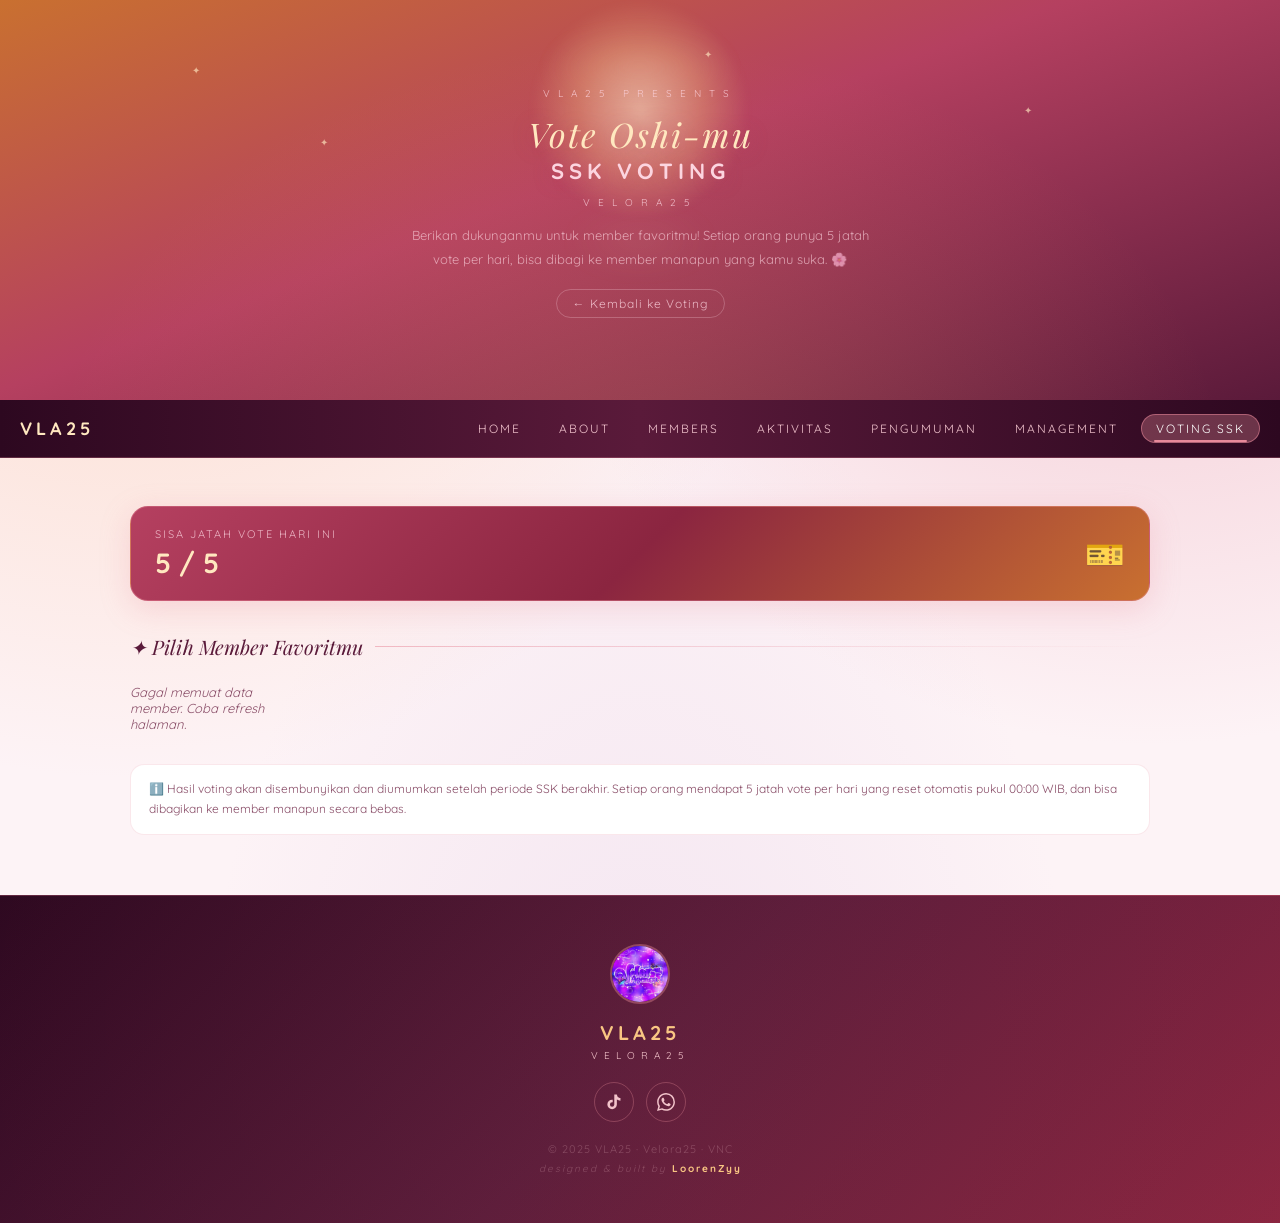
<file: voting-room.html>
<!DOCTYPE html>
<html lang="id">
<head>
  <title>Vote Oshi - VLA25</title>
  <meta name="viewport" content="width=device-width, initial-scale=1.0">
  <link rel="preconnect" href="https://fonts.googleapis.com">
  <link href="https://fonts.googleapis.com/css2?family=Quicksand:wght@400;600;700&family=Playfair+Display:ital,wght@0,700;1,400&display=swap" rel="stylesheet">
  <link rel="stylesheet" href="animations.css">
  <link rel="icon" type="image/jpeg" href="logo.jpeg">

  <style>
    *, *::before, *::after { box-sizing: border-box; margin: 0; padding: 0; }

    @keyframes pageFadeIn {
      from { opacity: 0; }
      to   { opacity: 1; }
    }
    body {
      animation: pageFadeIn 0.6s ease forwards;
    }

    body {
      background: #fdf3f6;
      background-image:
        radial-gradient(ellipse at 10% 0%,   #fcd5c0 0%, transparent 45%),
        radial-gradient(ellipse at 90% 10%,  #f2c4ce 0%, transparent 40%),
        radial-gradient(ellipse at 50% 100%, #d4b8e044 0%, transparent 50%);
      color: #5a1a3a;
      font-family: 'Quicksand', Arial, sans-serif;
      min-height: 100vh;
      overflow-x: hidden;
    }

    .petal {
      position: fixed;
      top: -40px;
      font-size: 18px;
      opacity: 0;
      pointer-events: none;
      animation: fall linear infinite;
      z-index: 0;
    }
    @keyframes fall {
      0%   { transform: translateY(0) rotate(0deg) translateX(0);   opacity: 0; }
      10%  { opacity: 0.7; }
      90%  { opacity: 0.4; }
      100% { transform: translateY(110vh) rotate(360deg) translateX(60px); opacity: 0; }
    }

    .header {
      position: relative;
      min-height: 400px;
      background: linear-gradient(160deg, #c97030 0%, #b54060 45%, #5a1a3a 100%);
      text-align: center;
      display: flex;
      flex-direction: column;
      align-items: center;
      justify-content: center;
      padding: 50px 20px;
      overflow: hidden;
    }
    .header::before {
      content: '';
      position: absolute; inset: 0;
      background: radial-gradient(ellipse at 50% 120%, #f4a56a33 0%, transparent 65%);
      animation: headerGlow 5s ease-in-out infinite;
      pointer-events: none;
    }
    .header::after {
      content: '';
      position: absolute;
      bottom: -50px;
      left: 50%;
      transform: translateX(-50%);
      width: 220px;
      height: 220px;
      border-radius: 50%;
      background: radial-gradient(circle, #ffe8c099 0%, #f9c78455 40%, transparent 70%);
      filter: blur(3px);
      animation: headerGlow 5s ease-in-out infinite;
      pointer-events: none;
    }
    @keyframes headerGlow {
      0%,100% { opacity: 0.6; }
      50%      { opacity: 1; }
    }
    .cloud {
      position: absolute;
      border-radius: 50%;
      filter: blur(18px);
      background: radial-gradient(ellipse, #ffe8c0 0%, transparent 70%);
      animation: drift linear infinite;
      pointer-events: none;
      z-index: 1;
    }
    @keyframes drift {
      0%   { transform: translateX(-25%); }
      100% { transform: translateX(125%); }
    }
    .star {
      position: absolute;
      color: #ffe8c0aa;
      font-size: 10px;
      animation: twinkle 2.8s ease-in-out infinite;
      z-index: 1;
    }
    @keyframes twinkle {
      0%, 100% { opacity: 0.2; transform: scale(0.8); }
      50%      { opacity: 1;   transform: scale(1.1); }
    }
    .judul-float {
      position: relative;
      z-index: 2;
      animation: floatText 4.5s ease-in-out infinite;
    }
    @keyframes floatText {
      0%, 100% { transform: translateY(0); }
      50%      { transform: translateY(-8px); }
    }

    .header .sub-judul {
      color: #fcd5e0cc;
      letter-spacing: 8px;
      font-size: 10px;
      margin: 5px 0;
      position: relative; z-index: 1;
      text-transform: uppercase;
    }
    .header h1 {
      font-family: 'Playfair Display', serif;
      font-style: italic;
      color: #ffe8c0;
      font-size: 34px;
      font-weight: 400;
      letter-spacing: 2px;
      margin: 6px 0;
      position: relative; z-index: 1;
      text-shadow: 0 2px 20px #b5406066;
    }
    .header h1 span {
      font-style: normal;
      font-weight: 700;
      color: #fcd5e0;
      letter-spacing: 5px;
      font-size: 22px;
      display: block;
      font-family: 'Quicksand', sans-serif;
    }
    .hero-desc {
      color: #fcd5e0aa;
      font-size: 13px;
      line-height: 1.8;
      max-width: 480px;
      margin: 10px auto 0;
      position: relative; z-index: 1;
    }

    .balik-link {
      display: inline-flex;
      align-items: center;
      gap: 6px;
      color: #fcd5e0cc;
      text-decoration: none;
      font-size: 12px;
      letter-spacing: 1px;
      margin-top: 18px;
      position: relative;
      z-index: 1;
      padding: 6px 16px;
      border: 1px solid #fcd5e044;
      border-radius: 20px;
      transition: all 0.25s ease;
    }
    .balik-link:hover {
      color: #fff;
      background: #e8899a33;
      border-color: #e8899a88;
      transform: translateY(-1px);
    }

    .navbar {
      background: linear-gradient(90deg, #2d0820, #5a1a3a, #2d0820);
      display: flex;
      justify-content: center;
      padding: 0 20px;
      border-bottom: 1px solid #e8899a44;
      position: sticky;
      top: 0;
      z-index: 1000;
      isolation: isolate;
    }
    .nav-inner {
      max-width: 1440px;
      width: 100%;
      display: flex;
      align-items: center;
      justify-content: space-between;
      padding: 14px 0;
    }
    .nav-brand {
      color: #ffe8c0;
      font-size: 18px;
      font-weight: 700;
      letter-spacing: 4px;
      text-decoration: none;
    }
    .nav-links { display: flex; gap: 8px; align-items: center; }
    .nav-links a {
      color: #f2c4ce;
      text-decoration: none;
      font-size: 12px;
      letter-spacing: 2px;
      text-transform: uppercase;
      padding: 6px 14px;
      border-radius: 20px;
      transition: all 0.3s;
      position: relative;
      border: 1px solid transparent;
    }
    .nav-links a::after {
      content: '';
      position: absolute;
      bottom: 0; left: 50%;
      width: 0; height: 2px;
      background: #e8899a;
      border-radius: 2px;
      transition: width 0.3s ease, left 0.3s ease;
    }
    .nav-links a:hover { color: #fff; background: #e8899a22; }
    .nav-links a:hover::after,
    .nav-links a.aktif::after { width: 80%; left: 10%; }
    .nav-links a.aktif {
      color: #fff;
      background: #e8899a55;
      border-color: #e8899a88;
    }

    .hamburger {
      display: none;
      background: none; border: none; cursor: pointer;
      padding: 4px; position: relative; z-index: 2000;
    }
    .hamburger span {
      display: block; width: 24px; height: 2px;
      background: #f2c4ce; margin: 5px 0;
      transition: all 0.3s; border-radius: 2px;
    }
    .hamburger.terbuka span:nth-child(1) { transform: translateY(7px) rotate(45deg); }
    .hamburger.terbuka span:nth-child(2) { opacity: 0; transform: scaleX(0); }
    .hamburger.terbuka span:nth-child(3) { transform: translateY(-7px) rotate(-45deg); }

    .konten {
      max-width: 1100px;
      margin: 48px auto;
      padding: 0 40px;
    }

    .section-label {
      display: flex; align-items: center; gap: 12px;
      margin-bottom: 24px;
    }
    .section-label h2 {
      font-family: 'Playfair Display', serif;
      font-style: italic;
      color: #5a1a3a;
      font-size: 20px;
      font-weight: 400;
      white-space: nowrap;
    }
    .section-label::after {
      content: '';
      flex: 1;
      height: 1px;
      background: linear-gradient(to right, #e8899a88, transparent);
    }

    /* ── KARTU KUOTA ── */
    .kuota-box {
      background: linear-gradient(135deg, #b54060, #8b2540, #c97030);
      border: 1px solid #e8899a66;
      border-radius: 18px;
      padding: 20px 24px;
      display: flex;
      align-items: center;
      justify-content: space-between;
      margin-bottom: 32px;
      box-shadow: 0 8px 30px #e8899a44;
    }
    .kuota-label {
      color: #fcd5e0cc;
      font-size: 11px;
      letter-spacing: 2px;
      text-transform: uppercase;
      margin-bottom: 4px;
    }
    .kuota-angka {
      color: #ffe8c0;
      font-size: 28px;
      font-weight: 700;
    }
    .kuota-icon {
      font-size: 32px;
    }

    .banner-habis {
      background: linear-gradient(135deg, #fff8f9, #fffaf5);
      border: 1px solid #f2c4ce88;
      color: #993c1d;
      border-radius: 14px;
      padding: 12px 18px;
      font-size: 13px;
      margin-bottom: 24px;
      display: none;
      text-align: center;
    }

    .grid {
      display: grid;
      grid-template-columns: repeat(auto-fill, minmax(150px, 1fr));
      gap: 16px;
    }

    .kartu-vote {
      background: linear-gradient(135deg, #b54060, #8b2540, #c97030);
      border: 1px solid #e8899a55;
      border-radius: 16px;
      padding: 18px 14px;
      text-align: center;
      box-shadow: 0 4px 18px #e8899a22;
      transition: transform 0.25s cubic-bezier(.22,.68,0,1.4), box-shadow 0.25s ease;
    }
    .kartu-vote:hover {
      transform: scale(1.03);
      box-shadow: 0 10px 28px #e8899a44;
    }

    .avatar {
      background: linear-gradient(135deg, #c97030, #e8899a);
      color: #fff;
      width: 64px; height: 64px;
      border-radius: 50%;
      display: flex; align-items: center; justify-content: center;
      margin: 0 auto 10px;
      font-size: 15px; font-weight: 700;
      box-shadow: 0 0 15px #e8899a66;
      overflow: hidden;
    }
    .avatar img {
      width: 64px; height: 64px;
      border-radius: 50%; object-fit: cover; object-position: center;
    }

    .nama-member {
      font-size: 12px;
      color: #ffe8c0;
      font-weight: 700;
      line-height: 1.4;
      margin-bottom: 4px;
    }
    .vote-count {
      font-size: 10px;
      color: #fcd5e0aa;
      margin-bottom: 12px;
    }

    .btn-vote {
      background: linear-gradient(135deg, #ffe8c0, #f9c784);
      color: #5a1a3a;
      border: none;
      width: 100%;
      padding: 8px 0;
      border-radius: 20px;
      font-size: 11px;
      font-weight: 700;
      letter-spacing: 1px;
      text-transform: uppercase;
      cursor: pointer;
      font-family: 'Quicksand', sans-serif;
      transition: transform 0.2s ease, box-shadow 0.2s ease, opacity 0.2s ease;
    }
    .btn-vote:hover:not(:disabled) {
      transform: translateY(-2px);
      box-shadow: 0 6px 18px #c9933a88;
    }
    .btn-vote:disabled {
      opacity: 0.4;
      cursor: not-allowed;
    }
    .btn-vote.berhasil {
      background: #e8899a;
      color: #fff;
    }

    .loading-dots {
      display: inline-flex;
      gap: 3px;
      align-items: center;
      justify-content: center;
    }
    .loading-dots span {
      width: 5px; height: 5px;
      border-radius: 50%;
      background: #5a1a3a;
      animation: dotBounce 1s infinite ease-in-out both;
    }
    .loading-dots span:nth-child(1) { animation-delay: -0.32s; }
    .loading-dots span:nth-child(2) { animation-delay: -0.16s; }
    @keyframes dotBounce {
      0%, 80%, 100% { transform: scale(0.6); opacity: 0.5; }
      40% { transform: scale(1); opacity: 1; }
    }

    .kosong, .tidak-ditemukan {
      color: #8b506a;
      font-style: italic;
      font-size: 13px;
    }

    .info-box {
      background: #ffffff;
      border: 1px solid #f2c4ce66;
      border-radius: 14px;
      padding: 14px 18px;
      font-size: 12px;
      color: #8b506a;
      margin-top: 32px;
      line-height: 1.7;
    }

    footer {
      background: linear-gradient(135deg, #2d0820, #5a1a3a, #8b2540);
      text-align: center;
      padding: 48px 20px;
      margin-top: 60px;
      position: relative;
      overflow: hidden;
      border-top: 1px solid #e8899a33;
    }
    footer::before {
      content: '';
      position: absolute;
      top: -50%; left: -50%;
      width: 200%; height: 200%;
      background: radial-gradient(circle, #f4a56a0a 0%, transparent 60%);
      pointer-events: none;
    }
    .footer-logo { width: 60px; height: 60px; border-radius: 50%; object-fit: cover; margin-bottom: 12px; border: 2px solid #e8899a66; }
    .footer-nama { color: #f9c784; font-size: 20px; font-weight: 700; letter-spacing: 4px; margin-bottom: 4px; }
    .footer-sub  { color: #f2c4ce; font-size: 10px; letter-spacing: 6px; margin-bottom: 20px; }
    .footer-sosmed { display: flex; justify-content: center; gap: 12px; margin-bottom: 20px; }
    .footer-sosmed a {
      display: flex; align-items: center; justify-content: center;
      width: 40px; height: 40px; border-radius: 50%;
      border: 1px solid #e8899a55; color: #f2c4ce; text-decoration: none; transition: all 0.3s;
    }
    .footer-sosmed a:hover { background: #e8899a33; border-color: #e8899a; color: #fff; transform: translateY(-3px); }
    .footer-copy { color: #f2c4ce44; font-size: 11px; letter-spacing: 1px; }

    .skeleton {
      background: linear-gradient(90deg, #e8899a33 25%, #f4a56a33 50%, #e8899a33 75%);
      background-size: 200% 100%;
      animation: shimmerSkeleton 1.4s infinite;
      border-radius: 16px;
    }
    @keyframes shimmerSkeleton {
      0% { background-position: 200% 0; }
      100% { background-position: -200% 0; }
    }

    #page-overlay {
      position: fixed; inset: 0; z-index: 9999;
      background: #fdf3f6;
      opacity: 0; pointer-events: none;
      transition: opacity 0.35s ease;
    }
    #page-overlay.fade-out { opacity: 1; pointer-events: all; }

    @media (max-width: 600px) {
      .konten { padding: 0 20px; margin: 28px auto; }
      .header { min-height: 600px; padding: 36px 16px; }
      .header h1 { font-size: 26px; }
      .header h1 span { font-size: 17px; }
      .hero-desc { font-size: 11px; }

      .hamburger { display: block; }
      .nav-links {
        display: none; flex-direction: column; gap: 0;
        max-height: 0; overflow: hidden; width: 100%; opacity: 0;
        transition: max-height 0.35s cubic-bezier(.4,0,.2,1), opacity 0.3s ease;
      }
      .nav-links.aktif { display: flex; max-height: 400px; opacity: 1; }
      .nav-links a {
        border-radius: 0; border-bottom: 1px solid #e8899a22;
        padding: 12px 20px; width: 100%; text-align: center;
      }
      .nav-inner { flex-wrap: wrap; }

      .kuota-box { padding: 16px 18px; }
      .kuota-angka { font-size: 22px; }
      .grid { grid-template-columns: repeat(2, 1fr); gap: 12px; }
      .avatar { width: 54px; height: 54px; }
      .avatar img { width: 54px; height: 54px; }
      .petal { display: none; }
    }
  </style>
</head>
<body>
  <div id="page-overlay"></div>

  <div class="petal" style="left:8%;  animation-duration:9s;  animation-delay:0s;   font-size:14px;">🌸</div>
  <div class="petal" style="left:20%; animation-duration:12s; animation-delay:2s;   font-size:10px;">🌸</div>
  <div class="petal" style="left:38%; animation-duration:10s; animation-delay:5s;   font-size:16px;">🌸</div>
  <div class="petal" style="left:55%; animation-duration:8s;  animation-delay:1s;   font-size:11px;">🌸</div>
  <div class="petal" style="left:70%; animation-duration:13s; animation-delay:3.5s; font-size:13px;">🌸</div>
  <div class="petal" style="left:85%; animation-duration:11s; animation-delay:6s;   font-size:9px;">🌸</div>
  <div class="petal" style="left:93%; animation-duration:9s;  animation-delay:0.5s; font-size:15px;">🌸</div>

  <div class="header">
    <div class="cloud" style="top:10%; width:200px; height:55px; opacity:0.16; animation-duration:34s; animation-delay:0s;"></div>
    <div class="cloud" style="top:55%; width:150px; height:42px; opacity:0.12; animation-duration:42s; animation-delay:-10s;"></div>

    <div class="star" style="top:16%; left:15%; animation-delay:0s;">✦</div>
    <div class="star" style="top:26%; left:80%; animation-delay:1.2s;">✦</div>
    <div class="star" style="top:12%; left:55%; animation-delay:2.4s;">✦</div>
    <div class="star" style="top:34%; left:25%; animation-delay:0.8s;">✦</div>

    <p class="sub-judul">VLA25 Presents</p>
    <div class="judul-float">
      <h1>
        Vote Oshi-mu
        <span>SSK VOTING</span>
      </h1>
    </div>
    <p class="sub-judul">Velora25</p>
    <p class="hero-desc">Berikan dukunganmu untuk member favoritmu! Setiap orang punya 5 jatah vote per hari, bisa dibagi ke member manapun yang kamu suka. 🌸</p>
    <a href="voting.html" class="balik-link">← Kembali ke Voting</a>
  </div>

  <nav class="navbar">
    <div class="nav-inner">
      <a href="index.html" class="nav-brand">VLA25</a>
      <button class="hamburger" aria-label="Menu" id="hamburger">
        <span></span><span></span><span></span>
      </button>
      <div class="nav-links" id="nav-links">
        <a href="index.html">Home</a>
        <a href="about.html">About</a>
        <a href="members.html">Members</a>
        <a href="aktivitas.html">Aktivitas</a>
        <a href="pengumuman.html">Pengumuman</a>
        <a href="management.html">Management</a>
        <a href="voting.html" class="aktif">Voting SSK</a>
      </div>
    </div>
  </nav>

  <div class="konten">

    <div class="kuota-box">
      <div>
        <div class="kuota-label">Sisa jatah vote hari ini</div>
        <div class="kuota-angka" id="kuota-display">— / 5</div>
      </div>
      <div class="kuota-icon">🎫</div>
    </div>

    <div class="banner-habis" id="banner-habis">
      Jatah vote kamu hari ini sudah habis. Balik lagi besok ya! Jatah akan reset otomatis tiap hari.
    </div>

    <div class="section-label"><h2>✦ Pilih Member Favoritmu</h2></div>
    <div class="grid" id="grid-member">
      <div class="kartu-vote skeleton" style="height:190px;"></div>
      <div class="kartu-vote skeleton" style="height:190px;"></div>
      <div class="kartu-vote skeleton" style="height:190px;"></div>
      <div class="kartu-vote skeleton" style="height:190px;"></div>
    </div>

    <div class="info-box">
      ℹ️ Hasil voting akan disembunyikan dan diumumkan setelah periode SSK berakhir. Setiap orang mendapat 5 jatah vote per hari yang reset otomatis pukul 00:00 WIB, dan bisa dibagikan ke member manapun secara bebas.
    </div>

  </div>

  <footer>
    <img src="logo.jpeg" alt="Logo VLA25" class="footer-logo">
    <div class="footer-nama">VLA25</div>
    <div class="footer-sub">VELORA25</div>
    <div class="footer-sosmed">
      <a href="https://www.tiktok.com/@velora25agency" target="_blank" title="TikTok">
        <svg width="18" height="18" viewBox="0 0 24 24" fill="currentColor">
          <path d="M19.59 6.69a4.83 4.83 0 01-3.77-4.25V2h-3.45v13.67a2.89 2.89 0 01-2.88 2.5 2.89 2.89 0 01-2.89-2.89 2.89 2.89 0 012.89-2.89c.28 0 .54.04.79.1V9.01a6.33 6.33 0 00-.79-.05 6.34 6.34 0 00-6.34 6.34 6.34 6.34 0 006.34 6.34 6.34 6.34 0 006.33-6.34V8.69a8.18 8.18 0 004.78 1.52V6.75a4.85 4.85 0 01-1.01-.06z"/>
        </svg>
      </a>
      <a href="https://whatsapp.com/channel/0029Vb6IoDd2ER6mPn09Jt2e" target="_blank" title="WhatsApp">
        <svg width="18" height="18" viewBox="0 0 24 24" fill="currentColor">
          <path d="M17.472 14.382c-.297-.149-1.758-.867-2.03-.967-.273-.099-.471-.148-.67.15-.197.297-.767.966-.94 1.164-.173.199-.347.223-.644.075-.297-.15-1.255-.463-2.39-1.475-.883-.788-1.48-1.761-1.653-2.059-.173-.297-.018-.458.13-.606.134-.133.298-.347.446-.52.149-.174.198-.298.298-.497.099-.198.05-.371-.025-.52-.075-.149-.669-1.612-.916-2.207-.242-.579-.487-.5-.669-.51-.173-.008-.371-.01-.57-.01-.198 0-.52.074-.792.372-.272.297-1.04 1.016-1.04 2.479 0 1.462 1.065 2.875 1.213 3.074.149.198 2.096 3.2 5.077 4.487.709.306 1.262.489 1.694.625.712.227 1.36.195 1.871.118.571-.085 1.758-.719 2.006-1.413.248-.694.248-1.289.173-1.413-.074-.124-.272-.198-.57-.347m-5.421 7.403h-.004a9.87 9.87 0 01-5.031-1.378l-.361-.214-3.741.982.998-3.648-.235-.374a9.86 9.86 0 01-1.51-5.26c.001-5.45 4.436-9.884 9.888-9.884 2.64 0 5.122 1.03 6.988 2.898a9.825 9.825 0 012.893 6.994c-.003 5.45-4.437 9.884-9.885 9.884m8.413-18.297A11.815 11.815 0 0012.05 0C5.495 0 .16 5.335.157 11.892c0 2.096.547 4.142 1.588 5.945L.057 24l6.305-1.654a11.882 11.882 0 005.683 1.448h.005c6.554 0 11.89-5.335 11.893-11.893a11.821 11.821 0 00-3.48-8.413Z"/>
        </svg>
      </a>
    </div>
    <div class="footer-copy">© 2025 VLA25 · Velora25 · VNC</div>
    <p style="color:#f2c4ce44; font-size:10px; letter-spacing:2px; margin:6px 0 0; font-style:italic;">designed & built by <span style="color:#f9c784; font-weight:700; font-style:normal; letter-spacing:2px;">LoorenZyy</span></p>
  </footer>

  <script>
    /* ══════════════════════════════════════════
       KONFIGURASI — GANTI INI SESUAI PUNYA KAMU
       ══════════════════════════════════════════ */
    const APPS_SCRIPT_URL = "https://script.google.com/macros/s/AKfycbzEzJOCPBVh4icxqBHqvejLJehc2SRkRkgwzVcVcAOvUSMxpOW8QLgCJH-nIUfUFjIk/exec";
    const SHEET_MEMBERS_SSK = "https://docs.google.com/spreadsheets/d/e/2PACX-1vTezRUcTNN1IfbPzFmoiutnZU2KUHP2x0IkTBFdc0bOK_aypNginCvzoI_Y8AmLZ-l6VYX3tzi-BTPM/pub?gid=0&single=true&output=csv";

    /* ══════════════════════════════════════════
       DEVICE ID — "KTP sementara" buat browser ini
       Disimpan di localStorage DAN cookie, biar kalau
       salah satu kehapus (misal clear cache), yang satu
       lagi masih bisa dipakai buat ngenalin device yang sama.
       ══════════════════════════════════════════ */
    function setCookie(name, value, days) {
      const expires = new Date(Date.now() + days * 24 * 60 * 60 * 1000).toUTCString();
      document.cookie = `${name}=${value}; expires=${expires}; path=/; SameSite=Lax`;
    }

    function getCookie(name) {
      const match = document.cookie.match(new RegExp('(^| )' + name + '=([^;]+)'));
      return match ? match[2] : null;
    }

    function getDeviceId() {
      // Cek localStorage dulu, kalau kosong cek cookie, kalau dua-duanya kosong baru bikin baru
      let id = localStorage.getItem('vla25_device_id') || getCookie('vla25_device_id');

      if (!id) {
        id = (crypto.randomUUID ? crypto.randomUUID() : 'dev-' + Date.now() + '-' + Math.random().toString(36).slice(2));
      }

      // Selalu sinkronkan ke dua-duanya, biar kalau salah satu kehapus, yang satu lagi masih ada
      localStorage.setItem('vla25_device_id', id);
      setCookie('vla25_device_id', id, 365);

      return id;
    }
    const deviceId = getDeviceId();

    /* ══════════════════════════════════════════
       AMBIL IP PUBLIK (buat catatan/audit doang,
       TIDAK dipakai lagi untuk menentukan kuota)
       ══════════════════════════════════════════ */
    async function getPublicIp() {
      try {
        const r = await fetch('https://api.ipify.org?format=json');
        const d = await r.json();
        return d.ip || 'unknown';
      } catch (err) {
        return 'unknown';
      }
    }

    let myIp = 'unknown';
    let sisaKuota = 5;
    let semuaMember = [];
    let voteSesiIni = {}; // tracking klik di sesi ini (visual feedback doang)

    function inisial(nama) {
      const b = nama.replace(/[^a-zA-Z\s]/g, '').trim().split(' ');
      return ((b[0]?.[0] || '') + (b[1]?.[0] || '')).toUpperCase();
    }

    function updateKuotaDisplay() {
      document.getElementById('kuota-display').textContent = sisaKuota + ' / 5';
      document.getElementById('banner-habis').style.display = sisaKuota <= 0 ? 'block' : 'none';
      document.querySelectorAll('.btn-vote').forEach(btn => {
        if (sisaKuota <= 0) btn.disabled = true;
      });
    }

    function buatKartu(m) {
      const el = document.createElement('div');
      el.className = 'kartu-vote';
      const safeId = m.nama.replace(/\s+/g, '-').toLowerCase();
      el.innerHTML = `
        <div class="avatar">
          ${m.foto
            ? `<img src="idcmember/${m.foto}" alt="${m.nama}">`
            : inisial(m.nama)
          }
        </div>
        <div class="nama-member">${m.nama}</div>
        <div class="vote-count" id="vc-${safeId}">divote ${voteSesiIni[m.nama] || 0}x sesi ini</div>
        <button class="btn-vote" id="btn-${safeId}" ${sisaKuota <= 0 ? 'disabled' : ''}>
          Vote
        </button>
      `;
      el.querySelector('.btn-vote').addEventListener('click', () => kirimVote(m.nama, safeId));
      return el;
    }

    async function kirimVote(memberId, safeId) {
      const btn = document.getElementById('btn-' + safeId);
      btn.disabled = true;
      btn.innerHTML = '<span class="loading-dots"><span></span><span></span><span></span></span>';

      try {
        const res = await fetch(APPS_SCRIPT_URL, {
          method: 'POST',
          body: JSON.stringify({ deviceId, memberId, ip: myIp })
        });
        const data = await res.json();

        if (data.success) {
          sisaKuota = data.remaining;
          voteSesiIni[memberId] = (voteSesiIni[memberId] || 0) + 1;
          document.getElementById('vc-' + safeId).textContent = `divote ${voteSesiIni[memberId]}x sesi ini`;
          btn.textContent = 'Tervote ✓';
          btn.classList.add('berhasil');
          setTimeout(() => {
            btn.textContent = 'Vote';
            btn.classList.remove('berhasil');
            btn.disabled = sisaKuota <= 0;
          }, 900);
        } else {
          sisaKuota = data.remaining !== undefined ? data.remaining : sisaKuota;
          btn.textContent = 'Vote';
          alert(data.message || 'Vote gagal, coba lagi.');
          btn.disabled = sisaKuota <= 0;
        }
        updateKuotaDisplay();
      } catch (err) {
        btn.textContent = 'Vote';
        btn.disabled = sisaKuota <= 0;
        alert('Gagal terhubung ke server. Cek koneksi internet kamu.');
      }
    }

    function renderGrid() {
      const grid = document.getElementById('grid-member');
      grid.innerHTML = '';
      if (!semuaMember.length) {
        grid.innerHTML = '<p class="kosong">Belum ada member yang terdaftar di SSK periode ini.</p>';
        return;
      }
      semuaMember.forEach(m => grid.appendChild(buatKartu(m)));
    }

    async function init() {
      myIp = await getPublicIp();

      try {
        const cekRes = await fetch(`${APPS_SCRIPT_URL}?deviceId=${encodeURIComponent(deviceId)}&ip=${encodeURIComponent(myIp)}`);
        const cekData = await cekRes.json();
        if (cekData.success) sisaKuota = cekData.remaining;
      } catch (err) {
        sisaKuota = 5;
      }
      updateKuotaDisplay();

      try {
        const r = await fetch(SHEET_MEMBERS_SSK);
        const csv = await r.text();
        const baris = csv.trim().split('\n').slice(1);
        baris.forEach(b => {
          const k = b.split(',');
          const nama = k[1]?.trim();
          const foto = k[2]?.trim();
          if (!nama) return;
          semuaMember.push({ nama, foto });
        });
        renderGrid();
      } catch (err) {
        document.getElementById('grid-member').innerHTML = '<p class="kosong">Gagal memuat data member. Coba refresh halaman.</p>';
      }
    }

    /* ── Hamburger menu ── */
    const hamburger = document.getElementById('hamburger');
    const navLinks   = document.getElementById('nav-links');
    hamburger.addEventListener('click', () => {
      hamburger.classList.toggle('terbuka');
      navLinks.classList.toggle('aktif');
    });

    init();
  </script>

  <script src="animations.js"></script>

  <script>
    // ── PAGE TRANSITION ──
    const _overlay = document.getElementById('page-overlay');
    document.querySelectorAll('a[href]').forEach(link => {
      const href = link.getAttribute('href');
      if (!href || href.startsWith('#') || href.startsWith('http') || href.startsWith('mailto') || href.startsWith('javascript')) return;
      link.addEventListener('click', function(e) {
        e.preventDefault();
        _overlay.classList.add('fade-out');
        setTimeout(() => { window.location.href = href; }, 370);
      });
    });
    window.addEventListener('pageshow', () => {
      _overlay.classList.remove('fade-out');
    });
  </script>
</body>
</html>
</file>
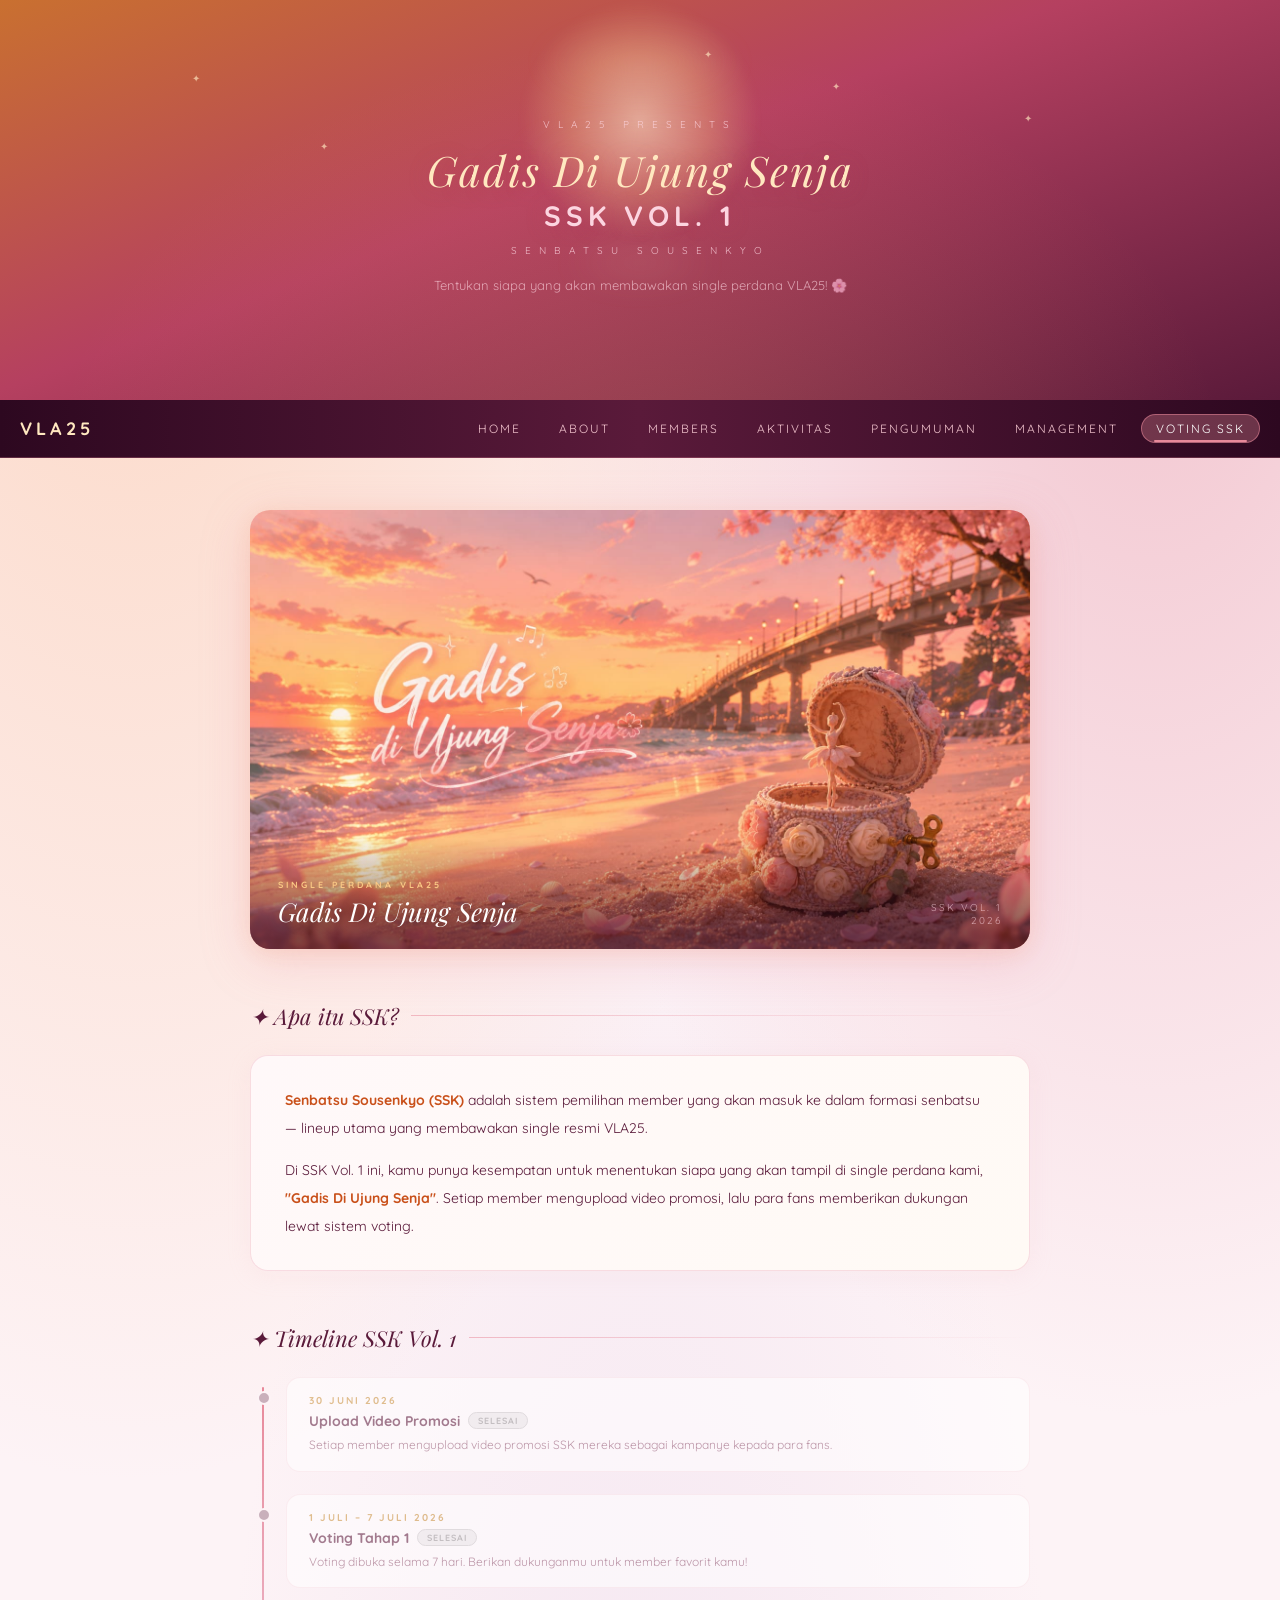
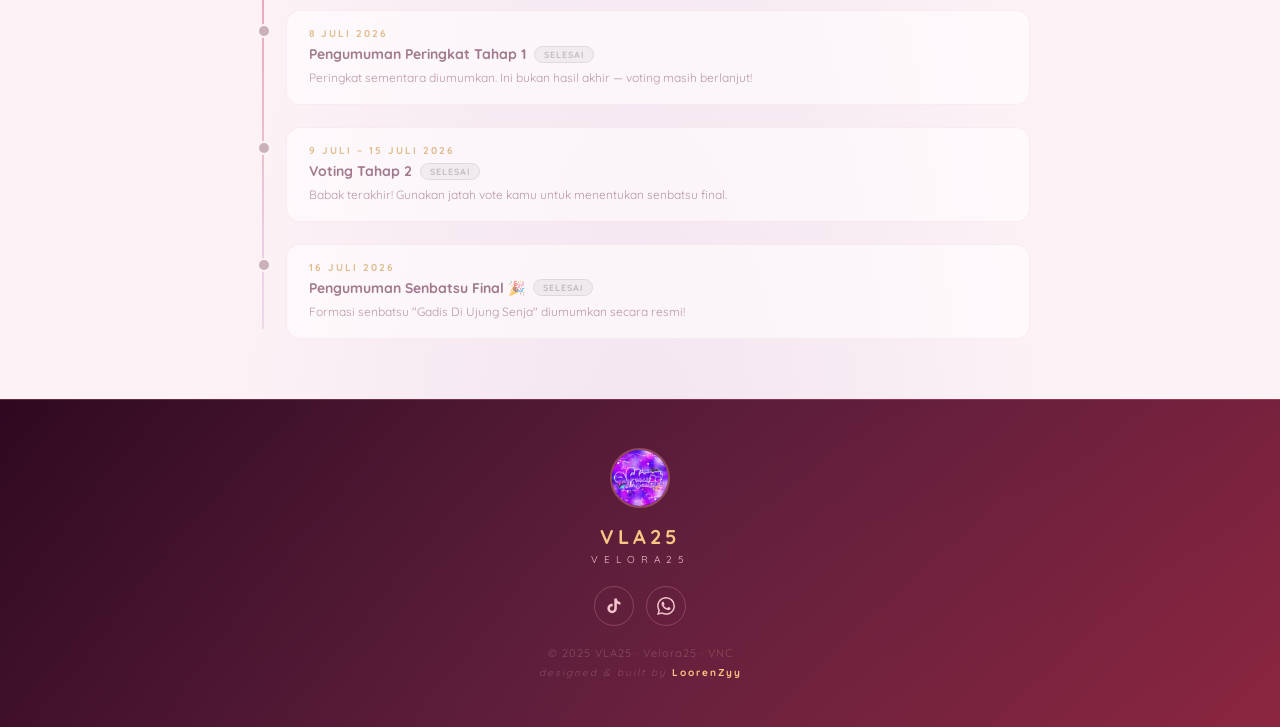
<file: voting.html>
<!DOCTYPE html>
<html lang="id">
<head>
  <title>Voting SSK - VLA25</title>
  <meta name="viewport" content="width=device-width, initial-scale=1.0">
  <link rel="preconnect" href="https://fonts.googleapis.com">
  <link href="https://fonts.googleapis.com/css2?family=Quicksand:wght@400;600;700&family=Playfair+Display:ital,wght@0,700;1,400&display=swap" rel="stylesheet">
  <link rel="stylesheet" href="animations.css">
  <link rel="icon" type="image/jpeg" href="logo.jpeg">

  <style>
    *, *::before, *::after { box-sizing: border-box; margin: 0; padding: 0; }

    @keyframes pageFadeIn {
      from { opacity: 0; }
      to   { opacity: 1; }
    }
    body {
      animation: pageFadeIn 0.6s ease forwards;
    }

    body {
      background: #fdf3f6;
      background-image:
        radial-gradient(ellipse at 10% 0%,   #fcd5c0 0%, transparent 45%),
        radial-gradient(ellipse at 90% 10%,  #f2c4ce 0%, transparent 40%),
        radial-gradient(ellipse at 50% 100%, #d4b8e044 0%, transparent 50%);
      color: #5a1a3a;
      font-family: 'Quicksand', Arial, sans-serif;
      min-height: 100vh;
      overflow-x: hidden;
    }

    .petal {
      position: fixed;
      top: -40px;
      font-size: 18px;
      opacity: 0;
      pointer-events: none;
      animation: fall linear infinite;
      z-index: 0;
    }
    @keyframes fall {
      0%   { transform: translateY(0) rotate(0deg) translateX(0);   opacity: 0; }
      10%  { opacity: 0.7; }
      90%  { opacity: 0.4; }
      100% { transform: translateY(110vh) rotate(360deg) translateX(60px); opacity: 0; }
    }

    .header {
      position: relative;
      min-height: 400px;
      background: linear-gradient(160deg, #c97030 0%, #b54060 45%, #5a1a3a 100%);
      text-align: center;
      display: flex;
      flex-direction: column;
      align-items: center;
      justify-content: center;
      padding: 60px 20px 50px;
      overflow: hidden;
    }
    .header::before {
      content: '';
      position: absolute; inset: 0;
      background: radial-gradient(ellipse at 50% 120%, #f4a56a33 0%, transparent 65%);
      animation: headerGlow 5s ease-in-out infinite;
      pointer-events: none;
    }
    .header::after {
      content: '';
      position: absolute;
      bottom: -50px;
      left: 50%;
      transform: translateX(-50%);
      width: 240px;
      height: 240px;
      border-radius: 50%;
      background: radial-gradient(circle, #ffe8c099 0%, #f9c78455 40%, transparent 70%);
      filter: blur(3px);
      animation: headerGlow 5s ease-in-out infinite;
      pointer-events: none;
    }
    @keyframes headerGlow {
      0%,100% { opacity: 0.6; }
      50%      { opacity: 1; }
    }
    .cloud {
      position: absolute;
      border-radius: 50%;
      filter: blur(18px);
      background: radial-gradient(ellipse, #ffe8c0 0%, transparent 70%);
      animation: drift linear infinite;
      pointer-events: none;
      z-index: 1;
    }
    @keyframes drift {
      0%   { transform: translateX(-25%); }
      100% { transform: translateX(125%); }
    }
    .star {
      position: absolute;
      color: #ffe8c0aa;
      font-size: 10px;
      animation: twinkle 2.8s ease-in-out infinite;
      z-index: 1;
    }
    @keyframes twinkle {
      0%, 100% { opacity: 0.2; transform: scale(0.8); }
      50%      { opacity: 1;   transform: scale(1.1); }
    }
    .judul-float {
      position: relative;
      z-index: 2;
      animation: floatText 4.5s ease-in-out infinite;
    }
    @keyframes floatText {
      0%, 100% { transform: translateY(0); }
      50%      { transform: translateY(-8px); }
    }
    .header .sub-judul {
      color: #fcd5e0cc;
      letter-spacing: 8px;
      font-size: 10px;
      margin: 5px 0;
      position: relative; z-index: 1;
      text-transform: uppercase;
    }
    .header h1 {
      font-family: 'Playfair Display', serif;
      font-style: italic;
      color: #ffe8c0;
      font-size: 42px;
      font-weight: 400;
      letter-spacing: 2px;
      margin: 6px 0;
      position: relative; z-index: 1;
      text-shadow: 0 2px 20px #b5406066;
    }
    .header h1 span {
      font-style: normal;
      font-weight: 700;
      color: #fcd5e0;
      letter-spacing: 5px;
      font-size: 28px;
      display: block;
      font-family: 'Quicksand', sans-serif;
    }
    .hero-desc {
      color: #fcd5e0aa;
      font-size: 13px;
      line-height: 1.8;
      max-width: 460px;
      margin: 12px auto 0;
      position: relative; z-index: 1;
    }

    .navbar {
      background: linear-gradient(90deg, #2d0820, #5a1a3a, #2d0820);
      display: flex;
      justify-content: center;
      padding: 0 20px;
      border-bottom: 1px solid #e8899a44;
      position: sticky;
      top: 0;
      z-index: 1000;
      isolation: isolate;
    }
    .nav-inner {
      max-width: 1440px; width: 100%;
      display: flex; align-items: center; justify-content: space-between;
      padding: 14px 0;
    }
    .nav-brand { color: #ffe8c0; font-size: 18px; font-weight: 700; letter-spacing: 4px; text-decoration: none; }
    .nav-links { display: flex; gap: 8px; align-items: center; }
    .nav-links a {
      color: #f2c4ce;
      text-decoration: none; font-size: 12px; letter-spacing: 2px;
      text-transform: uppercase; padding: 6px 14px; border-radius: 20px;
      transition: all 0.3s; position: relative; border: 1px solid transparent;
    }
    .nav-links a::after {
      content: ''; position: absolute; bottom: 0; left: 50%;
      width: 0; height: 2px; background: #e8899a; border-radius: 2px;
      transition: width 0.3s ease, left 0.3s ease;
    }
    .nav-links a:hover { color: #fff; background: #e8899a22; }
    .nav-links a:hover::after,
    .nav-links a.aktif::after { width: 80%; left: 10%; }
    .nav-links a.aktif { color: #fff; background: #e8899a55; border-color: #e8899a88; }

    .hamburger { display: none; background: none; border: none; cursor: pointer; padding: 4px; z-index: 2000; position: relative; }
    .hamburger span { display: block; width: 24px; height: 2px; background: #f2c4ce; margin: 5px 0; transition: all 0.3s; border-radius: 2px; }
    .hamburger.terbuka span:nth-child(1) { transform: translateY(7px) rotate(45deg); }
    .hamburger.terbuka span:nth-child(2) { opacity: 0; transform: scaleX(0); }
    .hamburger.terbuka span:nth-child(3) { transform: translateY(-7px) rotate(-45deg); }

    .konten { max-width: 860px; margin: 52px auto; padding: 0 40px; }

    .section-label {
      display: flex; align-items: center; gap: 12px;
      margin-bottom: 24px;
    }
    .section-label h2 {
      font-family: 'Playfair Display', serif;
      font-style: italic;
      color: #5a1a3a;
      font-size: 22px;
      font-weight: 400;
      white-space: nowrap;
    }
    .section-label::after {
      content: '';
      flex: 1;
      height: 1px;
      background: linear-gradient(to right, #e8899a88, transparent);
    }

    .banner-single {
      border-radius: 20px;
      overflow: hidden;
      margin-bottom: 52px;
      box-shadow: 0 12px 50px #e8899a44, 0 4px 20px #f4a56a33;
      position: relative;
      transform: translateY(20px);
      opacity: 0;
      transition: transform 0.7s cubic-bezier(.22,.68,0,1), opacity 0.7s ease;
    }
    .banner-single.visible { transform: translateY(0); opacity: 1; }
    .banner-single img { width: 100%; display: block; }
    .banner-label {
      position: absolute; bottom: 0; left: 0; right: 0;
      background: linear-gradient(to top, #2d082099 10%, transparent);
      padding: 40px 28px 22px;
      display: flex; align-items: flex-end; justify-content: space-between;
    }
    .badge-single {
      font-size: 9px; letter-spacing: 3px; text-transform: uppercase;
      color: #f9c784; margin-bottom: 6px; font-weight: 700;
    }
    .judul-single {
      font-family: 'Playfair Display', serif;
      font-style: italic;
      font-size: 26px;
      color: #fff;
      text-shadow: 0 2px 12px #00000066;
      line-height: 1.2;
    }
    .banner-label-right {
      font-size: 10px; letter-spacing: 2px; text-transform: uppercase;
      color: #fcd5e0aa; text-align: right;
    }

    .ssk-desc {
      background: linear-gradient(135deg, #fff8f9, #fffaf5);
      border: 1px solid #f2c4ce88;
      border-radius: 18px;
      padding: 30px 34px;
      margin-bottom: 52px;
      line-height: 2;
      font-size: 14px;
      color: #5a1a3a;
      box-shadow: 0 4px 24px #f2c4ce22;
      opacity: 0; transform: translateY(16px);
      transition: opacity 0.6s ease, transform 0.6s ease;
    }
    .ssk-desc.visible { opacity: 1; transform: translateY(0); }
    .ssk-desc p + p { margin-top: 14px; }
    .ssk-desc strong { color: #c9501a; }

    .timeline {
      position: relative;
      margin-bottom: 60px;
      padding-left: 36px;
    }
    .timeline::before {
      content: '';
      position: absolute;
      left: 12px; top: 10px; bottom: 10px;
      width: 2px;
      background: linear-gradient(to bottom, #e8899a, #d4b8e066);
      border-radius: 2px;
    }

    .tl-item {
      position: relative;
      margin-bottom: 22px;
      opacity: 0;
      transform: translateX(-20px);
      transition: opacity 0.5s ease, transform 0.5s ease;
    }
    .tl-item.visible { opacity: 1; transform: translateX(0); }
    .tl-item:last-child { margin-bottom: 0; }

    .tl-dot {
      position: absolute;
      left: -29px; top: 14px;
      width: 14px; height: 14px;
      border-radius: 50%;
      background: #e8899a;
      border: 2px solid #fdf3f6;
      box-shadow: 0 0 10px #e8899a88;
    }
    .tl-item.selesai .tl-dot { background: #c9b0bb; box-shadow: none; }
    .tl-item.aktif .tl-dot {
      background: #e8899a;
      animation: pulseDot 1.6s ease-in-out infinite;
    }
    @keyframes pulseDot {
      0%,100% { box-shadow: 0 0 8px #e8899a88; }
      50%      { box-shadow: 0 0 20px #e8899acc, 0 0 40px #f4a56a44; }
    }

    .tl-card {
      background: #fff;
      border: 1px solid #f2c4ce66;
      border-radius: 14px;
      padding: 16px 22px;
      transition: box-shadow 0.25s ease, border-color 0.25s ease;
    }
    .tl-item.aktif .tl-card {
      border-color: #e8899a99;
      box-shadow: 0 4px 20px #e8899a22;
      background: linear-gradient(135deg, #fff8f9, #fff);
    }
    .tl-item.selesai .tl-card { opacity: 0.55; }

    .tl-tanggal {
      font-size: 10px; letter-spacing: 2px; text-transform: uppercase;
      color: #c9933a; margin-bottom: 5px; font-weight: 700;
    }
    .tl-judul {
      font-size: 14px; font-weight: 700; color: #5a1a3a;
      display: flex; align-items: center; gap: 8px; margin-bottom: 5px;
    }
    .tl-badge {
      font-size: 9px; letter-spacing: 1px; text-transform: uppercase;
      padding: 2px 9px; border-radius: 10px; font-weight: 700;
    }
    .badge-aktif  { background: #ffe0ea; color: #c9305a; border: 1px solid #e8899a88; }
    .badge-segera { background: #fff5dc; color: #a07010; border: 1px solid #c9933a66; }
    .badge-selesai{ background: #ebebeb; color: #999;    border: 1px solid #ccc; }
    .tl-desc { font-size: 12px; color: #8b506a; line-height: 1.65; }

    .cta-box {
      border-radius: 24px;
      padding: 52px 32px;
      text-align: center;
      margin-bottom: 60px;
      position: relative;
      overflow: hidden;
      background: linear-gradient(135deg, #b54060, #8b2540, #c97030);
      box-shadow: 0 12px 50px #e8899a55;
      opacity: 0; transform: translateY(20px);
      transition: opacity 0.7s ease, transform 0.7s ease;
    }
    .cta-box.visible { opacity: 1; transform: translateY(0); }
    .cta-box::before {
      content: '';
      position: absolute; top: -60%; left: -40%;
      width: 180%; height: 200%;
      background: radial-gradient(ellipse, #f4a56a22 0%, transparent 60%);
      animation: ctaShimmer 5s ease-in-out infinite;
      pointer-events: none;
    }
    @keyframes ctaShimmer {
      0%,100% { transform: translate(0,0) scale(1); }
      50%      { transform: translate(5%, 8%) scale(1.05); }
    }
    .cta-box::after {
      content: '🌸';
      position: absolute;
      font-size: 80px;
      opacity: 0.07;
      right: -10px; bottom: -10px;
      pointer-events: none;
    }
    .cta-label {
      font-size: 10px; letter-spacing: 4px; text-transform: uppercase;
      color: #fcd5e0aa; margin-bottom: 12px; position: relative; z-index: 1;
    }
    .cta-box h3 {
      font-family: 'Playfair Display', serif;
      font-style: italic;
      font-size: 28px;
      color: #ffe8c0;
      margin-bottom: 12px;
      position: relative; z-index: 1;
      text-shadow: 0 2px 12px #00000033;
    }
    .cta-box p {
      font-size: 13px; color: #fcd5e0cc; line-height: 1.8;
      max-width: 400px; margin: 0 auto 32px;
      position: relative; z-index: 1;
    }
    .tombol-vote {
      display: inline-block;
      background: linear-gradient(135deg, #ffe8c0, #f9c784);
      color: #5a1a3a;
      text-decoration: none;
      padding: 15px 44px;
      border-radius: 30px;
      font-size: 13px;
      letter-spacing: 3px;
      text-transform: uppercase;
      font-weight: 700;
      box-shadow: 0 4px 24px #c9933a55;
      transition: transform 0.3s, box-shadow 0.3s;
      font-family: 'Quicksand', sans-serif;
      position: relative; z-index: 1;
    }
    .tombol-vote:hover {
      transform: translateY(-3px);
      box-shadow: 0 8px 36px #c9933a88;
    }
    .cta-note {
      margin-top: 16px; font-size: 11px;
      color: #fcd5e066; position: relative; z-index: 1;
      letter-spacing: 1px;
    }

    footer {
      background: linear-gradient(135deg, #2d0820, #5a1a3a, #8b2540);
      text-align: center; padding: 48px 20px; margin-top: 60px;
      position: relative; overflow: hidden;
      border-top: 1px solid #e8899a33;
    }
    footer::before {
      content: ''; position: absolute; top: -50%; left: -50%;
      width: 200%; height: 200%;
      background: radial-gradient(circle, #f4a56a0a 0%, transparent 60%);
      pointer-events: none;
    }
    .footer-logo { width: 60px; height: 60px; border-radius: 50%; object-fit: cover; margin-bottom: 12px; border: 2px solid #e8899a66; }
    .footer-nama { color: #f9c784; font-size: 20px; font-weight: 700; letter-spacing: 4px; margin-bottom: 4px; }
    .footer-sub  { color: #f2c4ce; font-size: 10px; letter-spacing: 6px; margin-bottom: 20px; }
    .footer-sosmed { display: flex; justify-content: center; gap: 12px; margin-bottom: 20px; }
    .footer-sosmed a {
      display: flex; align-items: center; justify-content: center;
      width: 40px; height: 40px; border-radius: 50%;
      border: 1px solid #e8899a55; color: #f2c4ce; text-decoration: none; transition: all 0.3s;
    }
    .footer-sosmed a:hover { background: #e8899a33; border-color: #e8899a; color: #fff; transform: translateY(-3px); }
    .footer-copy { color: #f2c4ce44; font-size: 11px; letter-spacing: 1px; }

    @media (max-width: 600px) {
      .konten { padding: 0 20px; margin: 28px auto; }
      .header { min-height: unset 600px; padding: 36px 16px 28px; }
      .header h1 { font-size: 30px; }
      .header h1 span { font-size: 20px; }
      .hero-desc { font-size: 11px; }
      .hamburger { display: block; }
      .nav-links {
        display: none; flex-direction: column; gap: 0;
        max-height: 0; overflow: hidden; width: 100%; opacity: 0;
        transition: max-height 0.35s cubic-bezier(.4,0,.2,1), opacity 0.3s ease;
      }
      .nav-links.aktif { display: flex; max-height: 400px; opacity: 1; }
      .nav-links a { border-radius: 0; border-bottom: 1px solid #e8899a22; padding: 12px 20px; width: 100%; text-align: center; }
      .nav-inner { flex-wrap: wrap; }
      .ssk-desc { padding: 20px; font-size: 13px; }
      .judul-single { font-size: 18px; }
      .banner-label-right { display: none; }
      .cta-box { padding: 32px 20px; }
      .cta-box h3 { font-size: 22px; }
      .timeline { padding-left: 28px; }
      .petal { display: none; }
    }

    #page-overlay {
      position: fixed; inset: 0; z-index: 9999;
      background: #fdf3f6;
      opacity: 0; pointer-events: none;
      transition: opacity 0.35s ease;
    }
    #page-overlay.fade-out { opacity: 1; pointer-events: all; }
  </style>
</head>
<body>
  <div id="page-overlay"></div>

  <div class="petal" style="left:8%;  animation-duration:9s;  animation-delay:0s;   font-size:14px;">🌸</div>
  <div class="petal" style="left:20%; animation-duration:12s; animation-delay:2s;   font-size:10px;">🌸</div>
  <div class="petal" style="left:38%; animation-duration:10s; animation-delay:5s;   font-size:16px;">🌸</div>
  <div class="petal" style="left:55%; animation-duration:8s;  animation-delay:1s;   font-size:11px;">🌸</div>
  <div class="petal" style="left:70%; animation-duration:13s; animation-delay:3.5s; font-size:13px;">🌸</div>
  <div class="petal" style="left:85%; animation-duration:11s; animation-delay:6s;   font-size:9px;">🌸</div>
  <div class="petal" style="left:93%; animation-duration:9s;  animation-delay:0.5s; font-size:15px;">🌸</div>

  <div class="header">
    <div class="cloud" style="top:8%;  width:220px; height:60px; opacity:0.18; animation-duration:32s; animation-delay:0s;"></div>
    <div class="cloud" style="top:60%; width:160px; height:45px; opacity:0.14; animation-duration:40s; animation-delay:-12s;"></div>
    <div class="cloud" style="top:30%; width:280px; height:70px; opacity:0.10; animation-duration:48s; animation-delay:-25s;"></div>

    <div class="star" style="top:18%; left:15%; animation-delay:0s;">✦</div>
    <div class="star" style="top:28%; left:80%; animation-delay:1.2s;">✦</div>
    <div class="star" style="top:12%; left:55%; animation-delay:2.4s;">✦</div>
    <div class="star" style="top:35%; left:25%; animation-delay:0.8s;">✦</div>
    <div class="star" style="top:20%; left:65%; animation-delay:1.8s;">✦</div>
    <div class="star" style="top:40%; left:40%; animation-delay:2.0s;">✦</div>

    <p class="sub-judul">VLA25 Presents</p>
    <div class="judul-float">
      <h1>
        Gadis Di Ujung Senja
        <span>SSK VOL. 1</span>
      </h1>
    </div>
    <p class="sub-judul">Senbatsu Sousenkyo</p>
    <p class="hero-desc">Tentukan siapa yang akan membawakan single perdana VLA25! 🌸</p>
  </div>

  <nav class="navbar">
    <div class="nav-inner">
      <a href="index.html" class="nav-brand">VLA25</a>
      <button class="hamburger" aria-label="Menu" id="hamburger">
        <span></span><span></span><span></span>
      </button>
      <div class="nav-links" id="nav-links">
        <a href="index.html">Home</a>
        <a href="about.html">About</a>
        <a href="members.html">Members</a>
        <a href="aktivitas.html">Aktivitas</a>
        <a href="pengumuman.html">Pengumuman</a>
        <a href="management.html">Management</a>
        <a href="voting.html" class="aktif">Voting SSK</a>
      </div>
    </div>
  </nav>

  <div class="konten">

    <div class="banner-single" id="banner">
      <img src="banner_ssk.jpeg" alt="Gadis Di Ujung Senja">
      <div class="banner-label">
        <div>
          <div class="badge-single">Single Perdana VLA25</div>
          <div class="judul-single">Gadis Di Ujung Senja</div>
        </div>
        <div class="banner-label-right">SSK Vol. 1<br>2026</div>
      </div>
    </div>

    <div class="section-label"><h2>✦ Apa itu SSK?</h2></div>
    <div class="ssk-desc" id="ssk-desc">
      <p><strong>Senbatsu Sousenkyo (SSK)</strong> adalah sistem pemilihan member yang akan masuk ke dalam formasi senbatsu — lineup utama yang membawakan single resmi VLA25.</p>
      <p>Di SSK Vol. 1 ini, kamu punya kesempatan untuk menentukan siapa yang akan tampil di single perdana kami, <strong>"Gadis Di Ujung Senja"</strong>. Setiap member mengupload video promosi, lalu para fans memberikan dukungan lewat sistem voting.</p>
    </div>

    <div class="section-label"><h2>✦ Timeline SSK Vol. 1</h2></div>
    <div class="timeline">

      <div class="tl-item">
        <div class="tl-dot"></div>
        <div class="tl-card">
          <div class="tl-tanggal">30 Juni 2026</div>
          <div class="tl-judul">Upload Video Promosi <span class="tl-badge badge-segera">Segera</span></div>
          <div class="tl-desc">Setiap member mengupload video promosi SSK mereka sebagai kampanye kepada para fans.</div>
        </div>
      </div>

      <div class="tl-item">
        <div class="tl-dot"></div>
        <div class="tl-card">
          <div class="tl-tanggal">1 Juli – 7 Juli 2026</div>
          <div class="tl-judul">Voting Tahap 1 <span class="tl-badge badge-segera">Segera</span></div>
          <div class="tl-desc">Voting dibuka selama 7 hari. Berikan dukunganmu untuk member favorit kamu!</div>
        </div>
      </div>

      <div class="tl-item">
        <div class="tl-dot"></div>
        <div class="tl-card">
          <div class="tl-tanggal">8 Juli 2026</div>
          <div class="tl-judul">Pengumuman Peringkat Tahap 1 <span class="tl-badge badge-segera">Segera</span></div>
          <div class="tl-desc">Peringkat sementara diumumkan. Ini bukan hasil akhir — voting masih berlanjut!</div>
        </div>
      </div>

      <div class="tl-item">
        <div class="tl-dot"></div>
        <div class="tl-card">
          <div class="tl-tanggal">9 Juli – 15 Juli 2026</div>
          <div class="tl-judul">Voting Tahap 2 <span class="tl-badge badge-segera">Segera</span></div>
          <div class="tl-desc">Babak terakhir! Gunakan jatah vote kamu untuk menentukan senbatsu final.</div>
        </div>
      </div>

      <div class="tl-item">
        <div class="tl-dot"></div>
        <div class="tl-card">
          <div class="tl-tanggal">16 Juli 2026</div>
          <div class="tl-judul">Pengumuman Senbatsu Final 🎉 <span class="tl-badge badge-segera">Segera</span></div>
          <div class="tl-desc">Formasi senbatsu "Gadis Di Ujung Senja" diumumkan secara resmi!</div>
        </div>
      </div>

    </div>

    <div class="cta-box" id="cta-box">
      <div class="cta-label">VLA25 · SSK Vol. 1 · 2026</div>
      <h3>Vote Oshi-mu Sekarang!</h3>
      <p>Voting Tahap 1 sedang berlangsung. Jangan sia-siakan jatah vote harianmu — setiap suara berarti! 🌸</p>
      <a href="voting-room.html" class="tombol-vote">Vote Oshi</a>
      <div class="cta-note">5 jatah vote per hari · Reset 00:00 WIB</div>
    </div>

  </div>

  <footer>
    <img src="logo.jpeg" alt="Logo VLA25" class="footer-logo">
    <div class="footer-nama">VLA25</div>
    <div class="footer-sub">VELORA25</div>
    <div class="footer-sosmed">
      <a href="https://www.tiktok.com/@velora25agency" target="_blank" title="TikTok">
        <svg width="18" height="18" viewBox="0 0 24 24" fill="currentColor">
          <path d="M19.59 6.69a4.83 4.83 0 01-3.77-4.25V2h-3.45v13.67a2.89 2.89 0 01-2.88 2.5 2.89 2.89 0 01-2.89-2.89 2.89 2.89 0 012.89-2.89c.28 0 .54.04.79.1V9.01a6.33 6.33 0 00-.79-.05 6.34 6.34 0 00-6.34 6.34 6.34 6.34 0 006.34 6.34 6.34 6.34 0 006.33-6.34V8.69a8.18 8.18 0 004.78 1.52V6.75a4.85 4.85 0 01-1.01-.06z"/>
        </svg>
      </a>
      <a href="https://whatsapp.com/channel/0029Vb6IoDd2ER6mPn09Jt2e" target="_blank" title="WhatsApp">
        <svg width="18" height="18" viewBox="0 0 24 24" fill="currentColor">
          <path d="M17.472 14.382c-.297-.149-1.758-.867-2.03-.967-.273-.099-.471-.148-.67.15-.197.297-.767.966-.94 1.164-.173.199-.347.223-.644.075-.297-.15-1.255-.463-2.39-1.475-.883-.788-1.48-1.761-1.653-2.059-.173-.297-.018-.458.13-.606.134-.133.298-.347.446-.52.149-.174.198-.298.298-.497.099-.198.05-.371-.025-.52-.075-.149-.669-1.612-.916-2.207-.242-.579-.487-.5-.669-.51-.173-.008-.371-.01-.57-.01-.198 0-.52.074-.792.372-.272.297-1.04 1.016-1.04 2.479 0 1.462 1.065 2.875 1.213 3.074.149.198 2.096 3.2 5.077 4.487.709.306 1.262.489 1.694.625.712.227 1.36.195 1.871.118.571-.085 1.758-.719 2.006-1.413.248-.694.248-1.289.173-1.413-.074-.124-.272-.198-.57-.347m-5.421 7.403h-.004a9.87 9.87 0 01-5.031-1.378l-.361-.214-3.741.982.998-3.648-.235-.374a9.86 9.86 0 01-1.51-5.26c.001-5.45 4.436-9.884 9.888-9.884 2.64 0 5.122 1.03 6.988 2.898a9.825 9.825 0 012.893 6.994c-.003 5.45-4.437 9.884-9.885 9.884m8.413-18.297A11.815 11.815 0 0012.05 0C5.495 0 .16 5.335.157 11.892c0 2.096.547 4.142 1.588 5.945L.057 24l6.305-1.654a11.882 11.882 0 005.683 1.448h.005c6.554 0 11.89-5.335 11.893-11.893a11.821 11.821 0 00-3.48-8.413Z"/>
        </svg>
      </a>
    </div>
    <div class="footer-copy">© 2025 VLA25 · Velora25 · VNC</div>
    <p style="color:#f2c4ce44; font-size:10px; letter-spacing:2px; margin:6px 0 0; font-style:italic;">designed & built by <span style="color:#f9c784; font-weight:700; font-style:normal; letter-spacing:2px;">LoorenZyy</span></p>
  </footer>

  <script>
    const hamburger = document.getElementById('hamburger');
    const navLinks  = document.getElementById('nav-links');
    hamburger.addEventListener('click', () => {
      hamburger.classList.toggle('terbuka');
      navLinks.classList.toggle('aktif');
    });

    // ── Timeline otomatis berdasarkan tanggal ──
    const today = new Date();
    today.setHours(0,0,0,0);

    const tl = [
      {
        el: document.querySelectorAll('.tl-item')[0],
        start: new Date('2026-06-30'),
        end:   new Date('2026-06-30'),
        badgeEl: document.querySelectorAll('.tl-item')[0].querySelector('.tl-badge'),
      },
      {
        el: document.querySelectorAll('.tl-item')[1],
        start: new Date('2026-07-01'),
        end:   new Date('2026-07-07'),
        badgeEl: document.querySelectorAll('.tl-item')[1].querySelector('.tl-badge'),
      },
      {
        el: document.querySelectorAll('.tl-item')[2],
        start: new Date('2026-07-08'),
        end:   new Date('2026-07-08'),
        badgeEl: document.querySelectorAll('.tl-item')[2].querySelector('.tl-badge'),
      },
      {
        el: document.querySelectorAll('.tl-item')[3],
        start: new Date('2026-07-09'),
        end:   new Date('2026-07-15'),
        badgeEl: document.querySelectorAll('.tl-item')[3].querySelector('.tl-badge'),
      },
      {
        el: document.querySelectorAll('.tl-item')[4],
        start: new Date('2026-07-16'),
        end:   new Date('2026-07-16'),
        badgeEl: document.querySelectorAll('.tl-item')[4].querySelector('.tl-badge'),
      },
    ];

    tl.forEach(item => {
      const s = new Date(item.start); s.setHours(0,0,0,0);
      const e = new Date(item.end);   e.setHours(0,0,0,0);

      item.el.classList.remove('aktif','selesai');
      item.badgeEl.classList.remove('badge-aktif','badge-segera','badge-selesai');

      if (today > e) {
        item.el.classList.add('selesai');
        item.badgeEl.classList.add('badge-selesai');
        item.badgeEl.textContent = 'Selesai';
      } else if (today >= s && today <= e) {
        item.el.classList.add('aktif');
        item.badgeEl.classList.add('badge-aktif');
        item.badgeEl.textContent = 'Berlangsung';
      } else {
        item.badgeEl.classList.add('badge-segera');
        item.badgeEl.textContent = 'Segera';
      }
    });

    // ── CTA box: tampilkan mulai 30 Juni (hari upload video promosi) s/d akhir voting ──
    // NONAKTIF SEMENTARA buat testing — tombol selalu muncul gak peduli tanggal.
    // Buat balikin ke mode timeline lagi, hapus aja tanda komentar di bawah:
    
    const sskMulai     = new Date('2026-07-01');
    const votingSelesai = new Date('2026-07-15');
    sskMulai.setHours(0,0,0,0);
    votingSelesai.setHours(0,0,0,0);
    const ctaBox = document.getElementById('cta-box');
    if (today < sskMulai || today > votingSelesai) {
      ctaBox.style.display = 'none';
    }
  

    const obs = new IntersectionObserver((entries) => {
      entries.forEach((e, i) => {
        if (e.isIntersecting) {
          const delay = e.target.classList.contains('tl-item') ? i * 130 : 0;
          setTimeout(() => e.target.classList.add('visible'), delay);
          obs.unobserve(e.target);
        }
      });
    }, { threshold: 0.1 });

    ['banner','ssk-desc','cta-box'].forEach(id => {
      const el = document.getElementById(id);
      if (el) obs.observe(el);
    });
    document.querySelectorAll('.tl-item').forEach(el => obs.observe(el));
  </script>

  <script src="animations.js"></script>

  <script>
    // ── PAGE TRANSITION ──
    const _overlay = document.getElementById('page-overlay');
    document.querySelectorAll('a[href]').forEach(link => {
      const href = link.getAttribute('href');
      if (!href || href.startsWith('#') || href.startsWith('http') || href.startsWith('mailto') || href.startsWith('javascript')) return;
      link.addEventListener('click', function(e) {
        e.preventDefault();
        _overlay.classList.add('fade-out');
        setTimeout(() => { window.location.href = href; }, 370);
      });
    });
    window.addEventListener('pageshow', () => {
      _overlay.classList.remove('fade-out');
    });
  </script>
</body>
</html>
</file>
<file: animations.css>
body {
  animation: pageFadeIn 0.5s ease both;
}
:root[style*="--vt-active"] body {
  animation: none;
}
@keyframes pageFadeIn {
  from { opacity: 0; transform: translateY(12px); }
  to   { opacity: 1; transform: translateY(0); }
}
body.page-exit {
  animation: pageFadeOut 0.25s ease forwards;
  pointer-events: none;
}
@keyframes pageFadeOut {
  from { opacity: 1; transform: translateY(0); }
  to   { opacity: 0; transform: translateY(-8px); }
}

.header-logo {
  animation: logoPulse 3s ease-in-out infinite;
  transform-origin: center;
  filter: drop-shadow(0 0 6px #d308fa55);
}
@keyframes logoPulse {
  0%, 100% { transform: scale(1); }
  50%       { transform: scale(1.06); }
}

/* ── TITLE GLOW ── */
.header h1 {
  animation: titleGlow 2.5s ease-in-out infinite alternate;
  text-shadow: 0 0 20px #d308fa88, 0 0 40px #d308fa44;
}
@keyframes titleGlow {
  from { filter: brightness(1)   drop-shadow(0 0  8px #d308fa66); }
  to   { filter: brightness(1.1) drop-shadow(0 0 18px #d308facc); }
}

/* ── FLOATING PARTICLES ── */
.particle {
  position: absolute;
  border-radius: 50%;
  background: #d308fa;
  pointer-events: none;
  opacity: 0;
  contain: strict;
  animation: floatParticle linear infinite;
}
@keyframes floatParticle {
  0%   { opacity: 0;   transform: translateY(0)      scale(0.5); }
  10%  { opacity: 0.6; }
  90%  { opacity: 0.3; }
  100% { opacity: 0;   transform: translateY(-120px) scale(1.2); }
}
@media (max-width: 768px) {
  .particle { display: none; }
}

/* ── SHIMMER HEADER SWEEP ──
   FIX: ganti animasi `left` → `transform: translateX`
   `left` trigger layout tiap frame → patah2 saat scroll
   `transform` hanya composite → mulus
── */
.header::after {
  content: '';
  position: absolute;
  top: 0; left: 0;
  width: 60%; height: 100%;
  background: linear-gradient(90deg, transparent, #ffffff0a, transparent);
  animation: headerSweep 4s ease-in-out infinite;
  pointer-events: none;
  will-change: transform;
}
@keyframes headerSweep {
  0%   { transform: translateX(-120%); }
  100% { transform: translateX(370%); }
}

/* ── SCROLL-TRIGGERED TUING BOUNCE IN ── */
.reveal {
  opacity: 0;
  transform: translateY(40px) scale(0.75) rotate(-3deg);
  transition: opacity 0.5s cubic-bezier(.22,.68,0,1.2),
              transform 0.6s cubic-bezier(.22,.68,0,1.2);
}
.reveal.visible {
  opacity: 1;
  transform: translateY(0) scale(1) rotate(0deg);
}
/* overshoot bounce saat masuk */
@keyframes tuingIn {
  0%   { opacity: 0; transform: translateY(40px) scale(0.75) rotate(-3deg); }
  55%  { transform: translateY(-10px) scale(1.07) rotate(1.5deg); }
  75%  { transform: translateY(4px) scale(0.97) rotate(-0.5deg); }
  100% { opacity: 1; transform: translateY(0) scale(1) rotate(0deg); }
}
.reveal.visible {
  animation: tuingIn 0.65s cubic-bezier(.22,.68,0,1.2) both;
}
.reveal-group .reveal:nth-child(1)    { animation-delay: 0.00s; }
.reveal-group .reveal:nth-child(2)    { animation-delay: 0.10s; }
.reveal-group .reveal:nth-child(3)    { animation-delay: 0.20s; }
.reveal-group .reveal:nth-child(4)    { animation-delay: 0.30s; }
.reveal-group .reveal:nth-child(5)    { animation-delay: 0.40s; }
.reveal-group .reveal:nth-child(6)    { animation-delay: 0.50s; }
.reveal-group .reveal:nth-child(7)    { animation-delay: 0.60s; }
.reveal-group .reveal:nth-child(8)    { animation-delay: 0.70s; }
.reveal-group .reveal:nth-child(9)    { animation-delay: 0.80s; }
.reveal-group .reveal:nth-child(10)   { animation-delay: 0.90s; }
.reveal-group .reveal:nth-child(n+11) { animation-delay: 1.00s; }
/* variasi rotate tiap elemen supaya lebih playful */
.reveal-group .reveal:nth-child(odd)  { --tuing-rotate: -3deg; }
.reveal-group .reveal:nth-child(even) { --tuing-rotate: 3deg; }

/* ── NAVBAR LINK UNDERLINE SLIDE ── */
.nav-links a { position: relative; }
.nav-links a::after {
  content: '';
  position: absolute;
  bottom: 0; left: 50%;
  width: 0; height: 2px;
  background: #d308fa;
  border-radius: 2px;
  transition: width 0.3s ease, left 0.3s ease;
}
.nav-links a:hover::after,
.nav-links a.aktif::after { width: 80%; left: 10%; }

/* ── HAMBURGER → X ── */
.hamburger.terbuka span:nth-child(1) { transform: translateY(7px) rotate(45deg); }
.hamburger.terbuka span:nth-child(2) { opacity: 0; transform: scaleX(0); }
.hamburger.terbuka span:nth-child(3) { transform: translateY(-7px) rotate(-45deg); }

/* ── MOBILE NAV SLIDE DOWN ── */
.nav-links {
  transition: max-height 0.35s cubic-bezier(.4,0,.2,1), opacity 0.3s ease;
}
@media (max-width: 600px) {
  .nav-links {
    max-height: 0;
    overflow: hidden;
    opacity: 0;
    display: flex !important;
  }
  .nav-links.aktif { max-height: 400px; opacity: 1; }
}

/* ── RIPPLE EFFECT ── */
.tombol, .tombol-more, .filter-btn {
  position: relative;
  overflow: hidden;
}
.ripple {
  position: absolute;
  border-radius: 50%;
  background: rgba(255,255,255,0.35);
  transform: scale(0);
  animation: rippleAnim 0.55s linear;
  pointer-events: none;
}
@keyframes rippleAnim {
  to { transform: scale(4); opacity: 0; }
}

/* ── KARTU HOVER LIFT ──
   FIX: transition: none by default, aktif hanya saat :hover
   contain: layout style → isolasi reflow per kartu
── */
.kartu, .kartu-mgmt,
.kartu-spotlight, .polaroid, .stat-box,
.founder-card, .info-item {
  transition: none;
  contain: layout style;
}
.kartu:hover, .kartu-mgmt:hover,
.kartu-spotlight:hover, .polaroid:hover, .stat-box:hover,
.founder-card:hover, .info-item:hover {
  transition: transform 0.25s cubic-bezier(.22,.68,0,1.4),
              box-shadow 0.25s ease;
  will-change: transform;
}

/* ── KARTU PENGUMUMAN ──
   Dipisah karena perlu border-color transition juga
── */
.kartu-pengumuman {
  transition: none;
  contain: layout style;
}
.kartu-pengumuman:hover {
  transition: transform 0.25s cubic-bezier(.22,.68,0,1.4),
              box-shadow 0.25s ease,
              border-color 0.25s ease;
  will-change: transform;
  border-color: #d308fa88 !important;
}

/* ── STATS COUNTER NUMBER ── */
.stat-num { transition: color 0.3s ease; }

/* ── PROFIL BOX ENTRANCE ── */
.profil-box {
  animation: profilEntrance 0.5s cubic-bezier(.22,.68,0,1.2) both;
}
@keyframes profilEntrance {
  from { opacity: 0; transform: scale(0.94) translateY(20px); }
  to   { opacity: 1; transform: scale(1) translateY(0); }
}

/* ── FOTO PROFIL HOVER ── */
.foto-placeholder img, .foto-placeholder {
  transition: transform 0.4s cubic-bezier(.22,.68,0,1.4);
}
.foto-placeholder:hover img,
.foto-placeholder:hover { transform: scale(1.07); }

/* ── BADGE SHIMMER ── */
.badge {
  background: linear-gradient(90deg, #4a0080, #7b30c8, #4a0080);
  background-size: 200% auto;
  animation: badgeShimmer 2.5s linear infinite;
}
@keyframes badgeShimmer {
  from { background-position: 0% center; }
  to   { background-position: 200% center; }
}

/* ── POLAROID WIGGLE ON HOVER ── */
.polaroid:hover {
  animation: polaroidWiggle 0.3s ease;
}
@keyframes polaroidWiggle {
  0%   { transform: rotate(0deg)    scale(1.05); }
  25%  { transform: rotate(-1.5deg) scale(1.05); }
  75%  { transform: rotate(1.5deg)  scale(1.05); }
  100% { transform: rotate(0deg)    scale(1.05); }
}

/* ── TOMBOL MORE PULSE ── */
.tombol-more {
  box-shadow: 0 4px 15px #d308fa33;
  transition: transform 0.2s ease, box-shadow 0.2s ease;
}
.tombol-more:hover {
  transform: translateY(-2px);
  box-shadow: 0 8px 25px #d308fa66;
}

/* ── GARIS HIERARKI MANAGEMENT ── */
.garis {
  animation: garisGrow 0.6s ease both;
  transform-origin: top;
}
@keyframes garisGrow {
  from { transform: scaleY(0); }
  to   { transform: scaleY(1); }
}

/* ── SEARCH INPUT FOCUS GLOW ── */
.search-input:focus {
  box-shadow: 0 0 0 3px #d308fa33, 0 0 15px #d308fa22 !important;
  transform: scaleX(1.01);
}

/* ── FILTER BTN BOUNCE ── */
.filter-btn.aktif {
  animation: filterPop 0.3s cubic-bezier(.22,.68,0,1.4);
}
@keyframes filterPop {
  from { transform: scale(0.9); }
  to   { transform: scale(1); }
}

/* ── REDUCE MOTION ── */
@media (prefers-reduced-motion: reduce) {
  *, *::before, *::after {
    animation-duration: 0.01ms !important;
    transition-duration: 0.01ms !important;
  }
}

/* ── HEADER BANNER FOTO ── */
.header {
  background-image:
    linear-gradient(135deg, #2d005799 0%, #4a008099 40%, #7b2fa899 100%),
    url('header-mobile.jpeg');
  background-size: cover;
  background-position: center;
  background-repeat: no-repeat;
}
@media (min-width: 601px) {
  .header {
    background-image:
      linear-gradient(135deg, #2d005799 0%, #4a008099 40%, #7b2fa899 100%),
      url('header-dekstop.jpeg');
    background-size: cover;
    background-position: center;
    background-repeat: no-repeat;
  }
}

/* ── LOADING SKELETON ── */
.skeleton {
  background: #e8d5f5;
  border-radius: 12px;
  position: relative;
  overflow: hidden;
  animation: skeletonPulse 1.4s ease-in-out infinite;
}
.skeleton.circle       { border-radius: 50%; }
.skeleton.teks-panjang { height: 14px; width: 70%; border-radius: 8px; }
.skeleton.teks-pendek  { height: 12px; width: 40%; border-radius: 8px; }
@keyframes skeletonPulse {
  0%, 100% { opacity: 1; }
  50%       { opacity: 0.35; }
}
.skeleton:nth-child(2) { animation-delay: 0.15s; }
.skeleton:nth-child(3) { animation-delay: 0.30s; }
.skeleton:nth-child(4) { animation-delay: 0.45s; }
.skeleton:nth-child(5) { animation-delay: 0.60s; }
.skeleton:nth-child(6) { animation-delay: 0.75s; }

/* ── FOOTER ── */
.footer {
  background: linear-gradient(135deg, #2d0057 0%, #4a0080 40%, #7b2fa8 100%);
  text-align: center;
  padding: 40px 20px;
  margin-top: 60px;
  position: relative;
  overflow: hidden;
  border-top: 1px solid #d308fa44;
}
.footer::before {
  content: '';
  position: absolute;
  top: -50%; left: -50%;
  width: 200%; height: 200%;
  background: radial-gradient(circle, #d308fa11 0%, transparent 60%);
  pointer-events: none;
}
.footer-logo { width: 60px; height: 60px; border-radius: 50%; object-fit: cover; margin-bottom: 12px; border: 2px solid #d308fa66; }
.footer-nama { color: #d308fa; font-size: 20px; font-weight: 700; letter-spacing: 4px; margin-bottom: 4px; }
.footer-sub  { color: #e8b4ff; font-size: 10px; letter-spacing: 6px; margin-bottom: 20px; }
.footer-sosmed { display: flex; justify-content: center; gap: 12px; margin-bottom: 20px; }
.footer-sosmed a {
  display: flex; align-items: center; justify-content: center;
  width: 40px; height: 40px; border-radius: 50%;
  border: 1px solid #d308fa66; color: #e8b4ff;
  text-decoration: none; font-size: 18px; transition: all 0.3s;
}
.footer-sosmed a:hover {
  background: #d308fa33; border-color: #d308fa;
  color: #fff; transform: translateY(-3px);
}
.footer-copy { color: #9b30d966; font-size: 11px; letter-spacing: 1px; }
</file>
